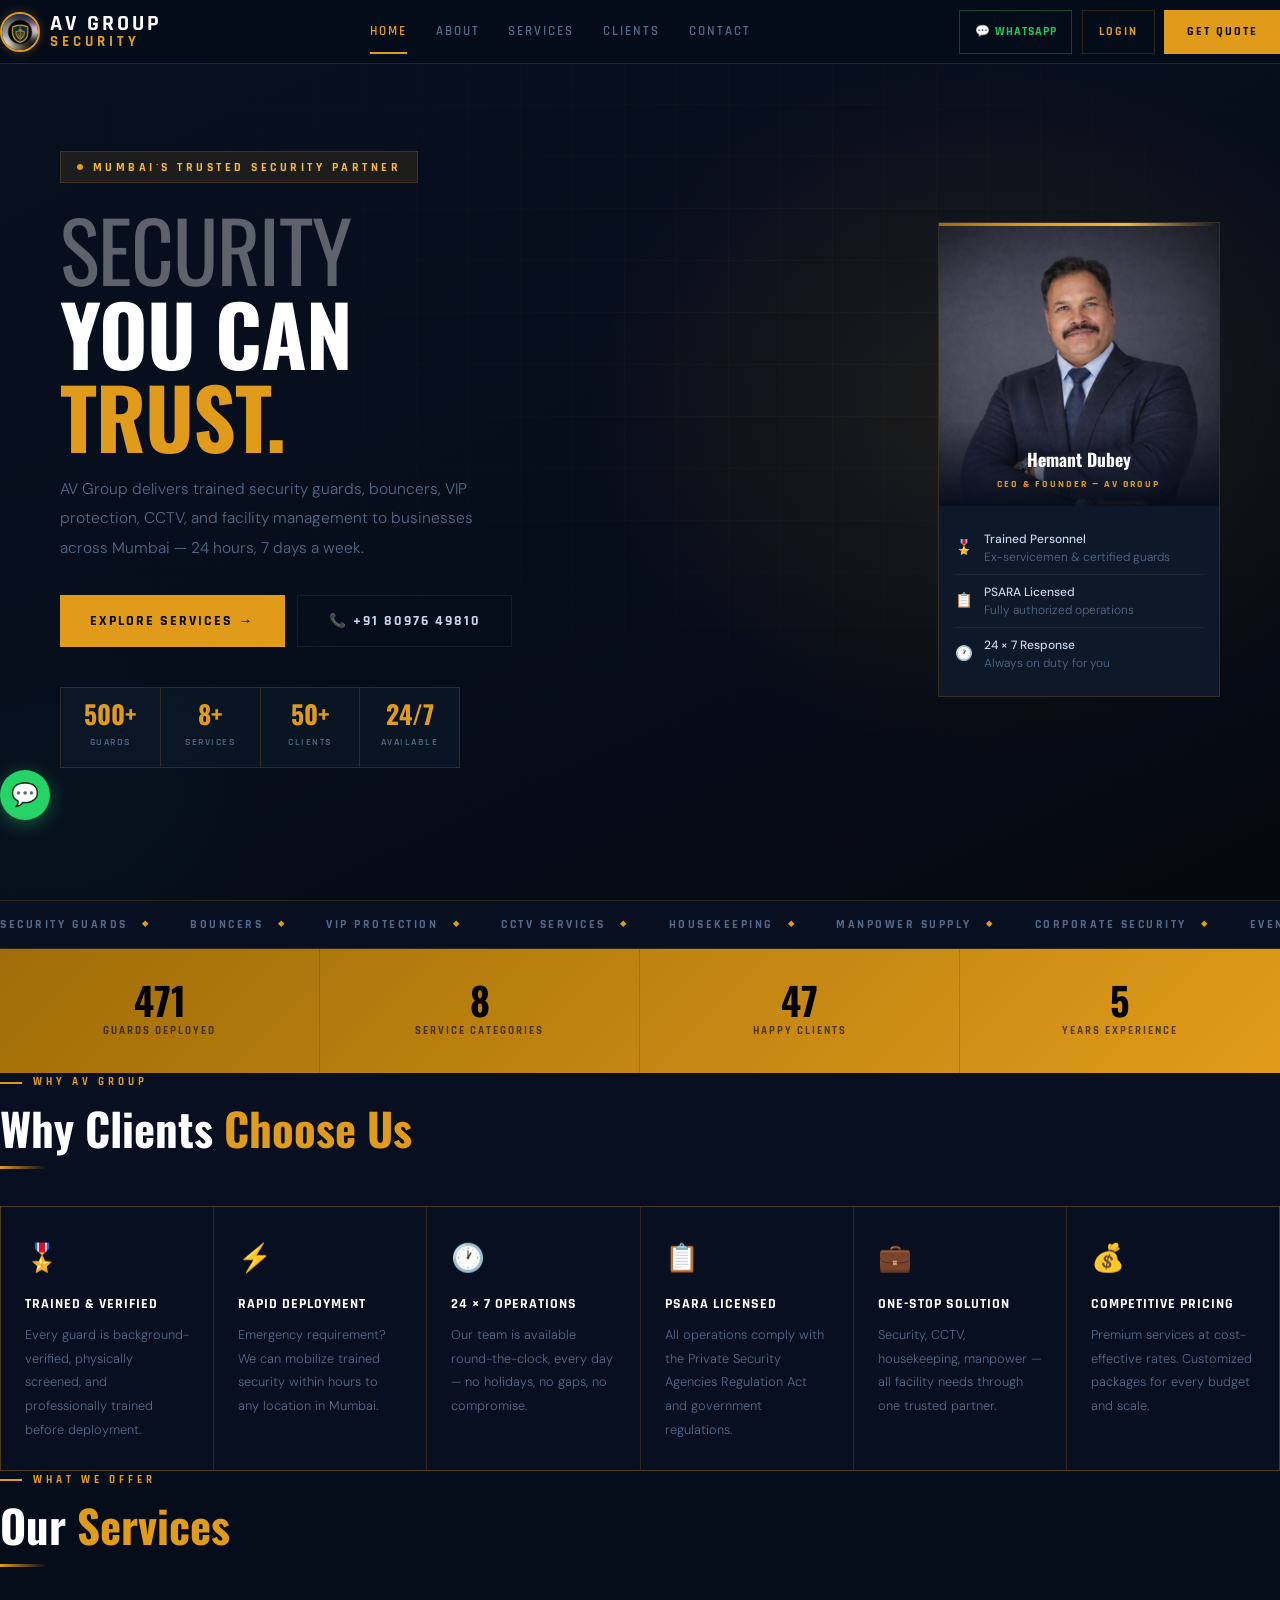
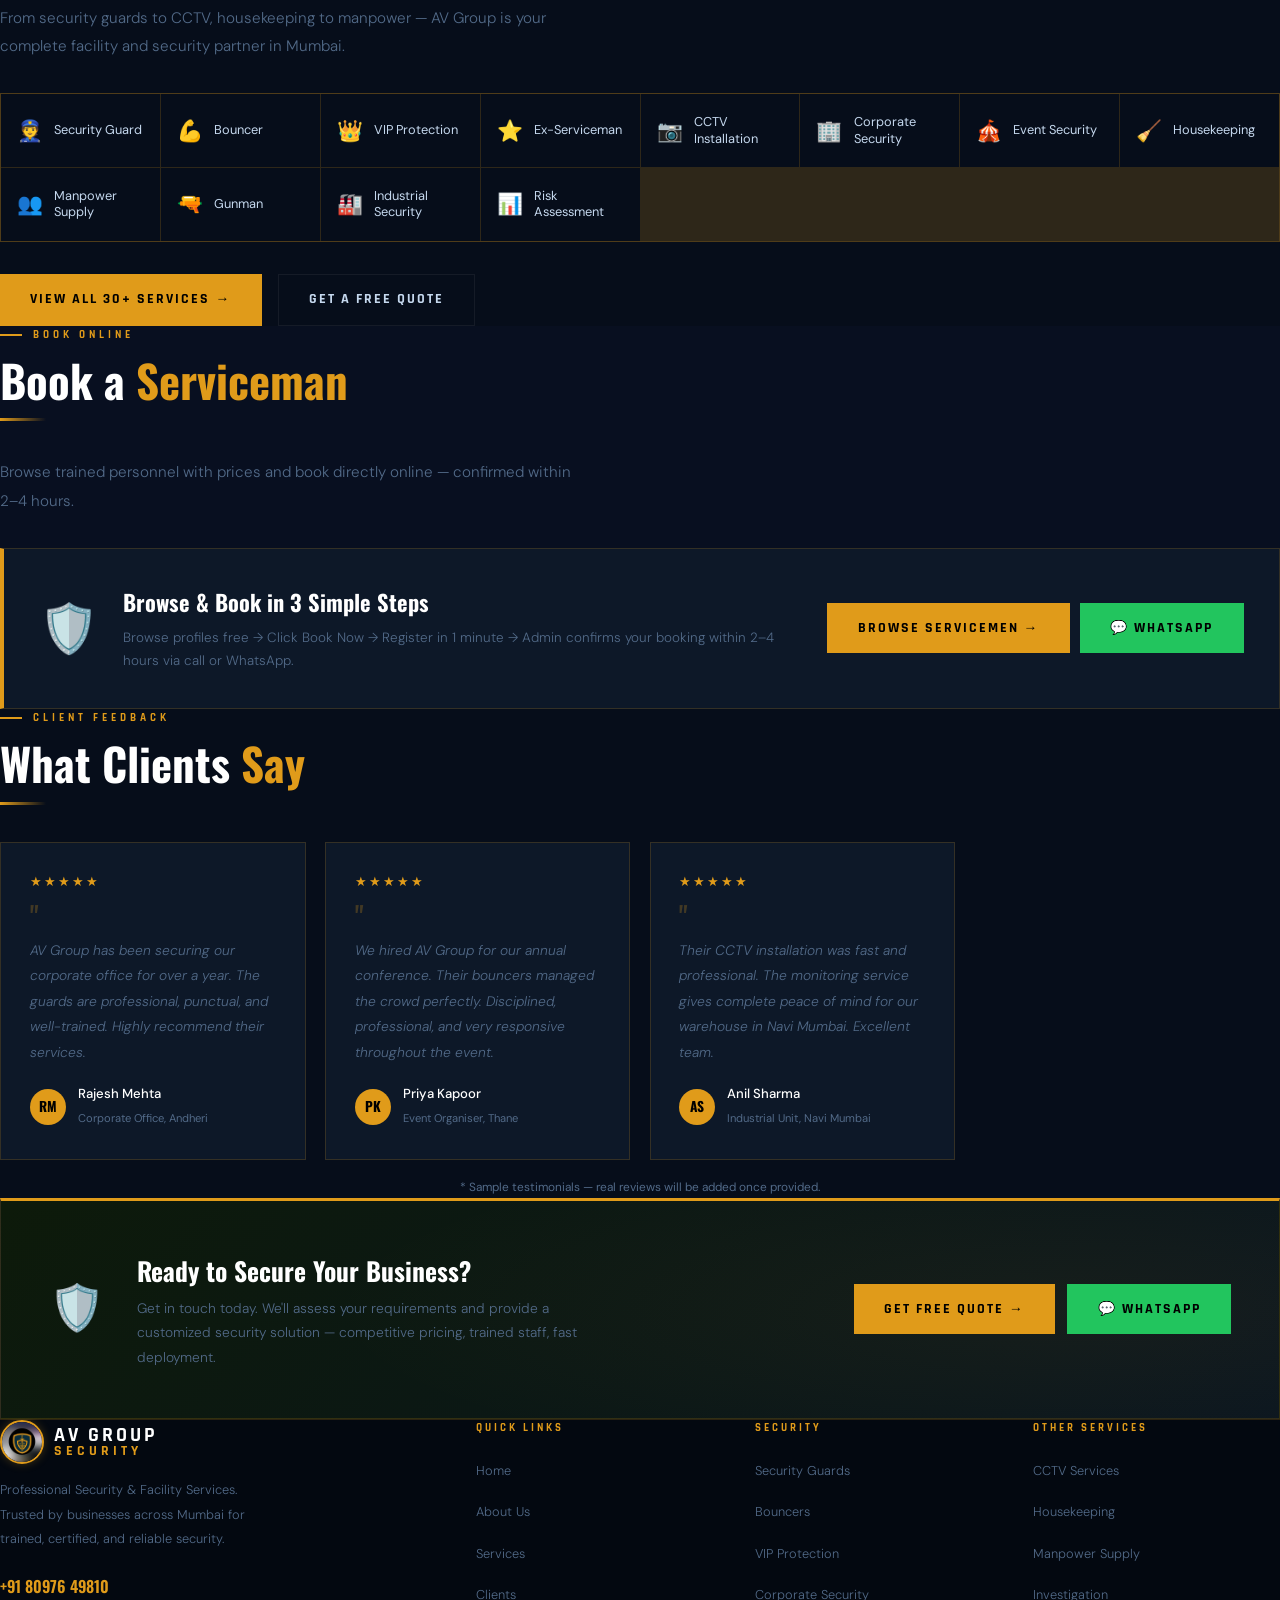
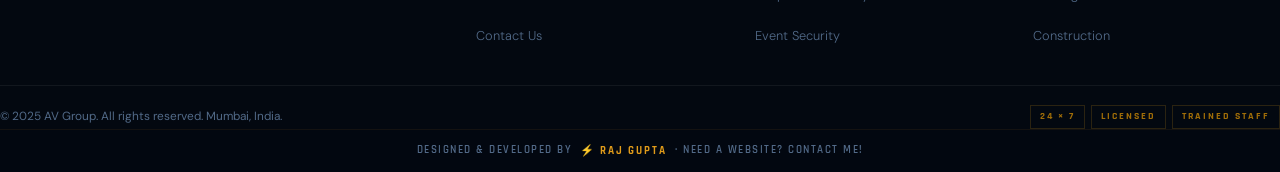
<file: index.html>
<!DOCTYPE html>
<html lang="en">
<head>
<meta charset="UTF-8"/>
<meta name="viewport" content="width=device-width,initial-scale=1.0,viewport-fit=cover,maximum-scale=5.0"/>
<meta name="apple-mobile-web-app-capable" content="yes"/>
<meta name="apple-mobile-web-app-status-bar-style" content="black-translucent"/>
<meta name="mobile-web-app-capable" content="yes"/>
<meta name="theme-color" content="#060d1a"/>
<meta name="format-detection" content="telephone=no,email=no,address=no"/>
<title>AV Group – Professional Security & Facility Services | Mumbai</title>
<meta name="description" content="AV Group – Mumbai's trusted security company. Security guards, bouncers, VIP protection, CCTV, housekeeping & manpower. 24/7. Call: +91 80976 49810"/>
<link rel="preconnect" href="https://fonts.googleapis.com"/>
<link rel="preconnect" href="https://fonts.gstatic.com" crossorigin/>
<link href="https://fonts.googleapis.com/css2?family=Rajdhani:wght@500;600;700&family=DM+Sans:ital,wght@0,300;0,400;0,500;1,300&family=Oswald:wght@400;500;600;700&display=swap" rel="stylesheet"/>
<link rel="stylesheet" href="style.css"/>
<style>

/* ── HERO ── */
#hero {
  min-height: 100svh;
  display: flex; align-items: center;
  padding-top: calc(var(--nav-h) + var(--sat) + 2rem);
  padding-bottom: clamp(3rem,6vw,5rem);
  padding-left: max(5vw,calc(var(--sal)+16px));
  padding-right: max(5vw,calc(var(--sar)+16px));
  position: relative; overflow: hidden;
  background: linear-gradient(155deg,#080f20 0%,#060d1a 60%,#04090f 100%);
}
/* On small mobile, reduce top padding so both elements fit */
@media(max-width:480px){
  #hero { padding-top: calc(var(--nav-h) + var(--sat) + 1rem); min-height:auto; padding-bottom:2.5rem; }
}
.hero-radial {
  position:absolute;inset:0;
  background:
    radial-gradient(ellipse 55% 65% at 78% 45%, rgba(224,155,26,.11) 0%, transparent 60%),
    radial-gradient(ellipse 35% 40% at 5% 90%, rgba(26,117,133,.05) 0%, transparent 50%);
}
.hero-grid {
  position:absolute;inset:0;
  background-image:
    linear-gradient(rgba(224,155,26,.035) 1px, transparent 1px),
    linear-gradient(90deg, rgba(224,155,26,.035) 1px, transparent 1px);
  background-size: 52px 52px;
  -webkit-mask-image: radial-gradient(ellipse 85% 90% at 60% 35%, black 10%, transparent 70%);
  mask-image: radial-gradient(ellipse 85% 90% at 60% 35%, black 10%, transparent 70%);
}

.hero-inner {
  position: relative; z-index: 2;
  width: 100%; max-width: 1160px; margin: 0 auto;
  display: grid;
  grid-template-columns: 1fr auto;
  gap: clamp(2rem,5vw,5rem);
  align-items: center;
}
/* Ensure hero fits all screens */
.hero-text-col { min-width: 0; }
/* Mobile layout — stack text on top, CEO card below */
@media(max-width:820px) {
  .hero-inner {
    grid-template-columns: 1fr;
    gap: 2rem;
  }
  .hero-ceo-col {
    display: flex !important;
    justify-content: center;
  }
  .ceo-card {
    width: 100%;
    max-width: 360px;
    animation: none !important;
  }
  .ceo-photo-wrap { padding-top: 90%; }
}
@media(max-width:480px) {
  .ceo-photo-wrap { padding-top: 85%; }
}

/* Left text */
.hero-eyebrow {
  display: inline-flex; align-items: center; gap: .6rem;
  font-family: 'Rajdhani', sans-serif;
  font-size: .72rem; font-weight: 700;
  letter-spacing: 3.5px; text-transform: uppercase;
  color: var(--gold-lt);
  background: var(--gold-dim); border: 1px solid var(--border);
  padding: .35rem 1rem; margin-bottom: 1.5rem;
}
.hero-eyebrow .live-dot {
  width: 6px; height: 6px; border-radius: 50%;
  background: var(--gold);
  animation: ldot-pulse 2s ease-in-out infinite;
}
@keyframes ldot-pulse{0%,100%{box-shadow:0 0 0 0 var(--gold-glow)}50%{box-shadow:0 0 0 6px transparent}}

.hero-h1 {
  font-family: 'Oswald', sans-serif;
  font-size: clamp(2.8rem,6.5vw,5.5rem);
  font-weight: 700; line-height: 1.0;
  letter-spacing: -1px; color: var(--white);
  margin-bottom: 1.1rem;
}
.hero-h1 .line-dim  { color: rgba(255,255,255,.35); font-weight: 400; display: block; }
.hero-h1 .line-main { color: var(--white); display: block; }
.hero-h1 .line-gold { color: var(--gold); display: block; }

.hero-desc {
  font-size: clamp(.88rem,1.8vw,.97rem);
  font-weight: 300; line-height: 1.9;
  color: var(--muted); max-width: 460px;
  margin-bottom: 2rem;
}

.hero-btns { display: flex; gap: .8rem; flex-wrap: wrap; margin-bottom: 2.5rem; }

/* Mini stats inside hero */
.hero-stats {
  display: flex; gap: 0;
  border: 1px solid var(--border);
  background: rgba(13,24,40,.75);
  -webkit-backdrop-filter: blur(12px);
  backdrop-filter: blur(12px);
  max-width: 400px;
}
.hs { flex: 1; padding: .85rem .9rem; border-right: 1px solid var(--border); text-align: center; }
.hs:last-child { border-right: none; }
.hs-n { font-family: 'Oswald', sans-serif; font-size: clamp(1.2rem,2.5vw,1.6rem); font-weight: 700; color: var(--gold); display: block; line-height: 1; }
.hs-l { font-family: 'Rajdhani', sans-serif; font-size: .6rem; font-weight: 600; letter-spacing: 1.5px; text-transform: uppercase; color: var(--muted); }

/* Right — CEO Card */
.hero-ceo-col { flex-shrink: 0; }
.ceo-card {
  width: clamp(240px,22vw,300px);
  background: var(--card);
  border: 1px solid var(--border);
  position: relative; overflow: hidden;
  animation: float 7s ease-in-out infinite;
  will-change: transform;
}
@keyframes float{0%,100%{transform:translateY(0)}50%{transform:translateY(-10px)}}
@media(prefers-reduced-motion:reduce){.ceo-card{animation:none}}
.ceo-card-bar {
  height: 3px;
  background: linear-gradient(90deg,var(--gold-dark),var(--gold),var(--gold-lt),transparent);
}
/* Big photo */
.ceo-photo-wrap {
  position: relative;
  width: 100%; padding-top: 100%; /* square */
  background: linear-gradient(135deg,var(--navy3),#0a1624);
  overflow: hidden;
}
.ceo-photo-wrap img {
  position: absolute; inset: 0;
  width: 100%; height: 100%;
  object-fit: cover; object-position: top center;
  display: block;
}
.ceo-photo-placeholder {
  position: absolute; inset: 0;
  display: flex; flex-direction: column;
  align-items: center; justify-content: center; gap: .5rem;
}
.ceo-initials {
  font-family: 'Oswald', sans-serif;
  font-size: 4rem; font-weight: 700;
  color: var(--gold); line-height: 1;
  text-shadow: 0 0 40px var(--gold-glow);
}
/* Gold badge overlay at bottom of photo */
.ceo-photo-badge {
  position: absolute; bottom: 0; left: 0; right: 0;
  background: linear-gradient(to top, rgba(6,13,26,.95) 0%, transparent 100%);
  padding: 1.5rem 1rem .8rem;
  text-align: center;
}
.ceo-name { font-family: 'Oswald', sans-serif; font-size: 1.1rem; font-weight: 700; color: var(--white); display: block; }
.ceo-role { font-family: 'Rajdhani', sans-serif; font-size: .65rem; font-weight: 700; letter-spacing: 2px; text-transform: uppercase; color: var(--gold); display: block; margin-top: .1rem; }

/* Card bottom rows */
.ceo-card-body { padding: 1rem; }
.ceo-row { display: flex; align-items: center; gap: .7rem; padding: .5rem 0; border-bottom: 1px solid var(--border2); }
.ceo-row:last-child { border-bottom: none; }
.ceo-row-icon { font-size: .9rem; flex-shrink: 0; }
.ceo-row-txt { font-size: .75rem; color: var(--muted); line-height: 1.5; font-weight: 300; }
.ceo-row-txt strong { color: var(--steel); font-weight: 500; display: block; }

/* ── GOLD STATS STRIP ── */
.stats-strip {
  background: linear-gradient(135deg,var(--gold-dark),var(--gold));
  display: grid; grid-template-columns: repeat(4,1fr);
}
@media(max-width:580px){.stats-strip{grid-template-columns:repeat(2,1fr)}}
.ss { padding: clamp(1.4rem,3vw,2rem) 1.4rem; text-align: center; border-right: 1px solid rgba(0,0,0,.15); }
.ss:last-child { border-right: none; }
@media(max-width:580px){ .ss:nth-child(2){border-right:none} .ss:nth-child(3){border-top:1px solid rgba(0,0,0,.15)} }
.ss-n { font-family: 'Oswald', sans-serif; font-size: clamp(1.8rem,4vw,2.4rem); font-weight: 700; color: #000; display: block; line-height: 1; }
.ss-l { font-family: 'Rajdhani', sans-serif; font-size: .68rem; font-weight: 700; letter-spacing: 2px; text-transform: uppercase; color: rgba(0,0,0,.6); margin-top: .25rem; display: block; }

/* ── TICKER ── */
.ticker-wrap { overflow: hidden; border-top: 1px solid var(--border); border-bottom: 1px solid var(--border); padding: .85rem 0; background: var(--navy2); }
.ticker-track { display: flex; gap: 2.5rem; animation: ticker 28s linear infinite; width: max-content; }
@keyframes ticker{from{transform:translateX(0)}to{transform:translateX(-50%)}}
@media(prefers-reduced-motion:reduce){.ticker-track{animation:none}}
.tick { font-family: 'Rajdhani', sans-serif; font-size: .75rem; font-weight: 700; letter-spacing: 2.5px; text-transform: uppercase; color: var(--muted); white-space: nowrap; display: flex; align-items: center; gap: .9rem; }
.tick-sep { color: var(--gold); font-size: .5rem; }

/* ── WHY US ── */
.why-grid { display: grid; grid-template-columns: repeat(auto-fill,minmax(min(190px,100%),1fr)); gap: 1px; background: var(--border); border: 1px solid var(--border); }
.why-card { background: var(--navy2); padding: 1.8rem 1.5rem; position: relative; overflow: hidden; transition: background .3s; }
.why-card::after { content: ''; position: absolute; bottom: 0; left: 0; right: 0; height: 2px; background: var(--gold); transform: scaleX(0); transform-origin: left; transition: transform .4s; }
@media(hover:hover){ .why-card:hover{background:var(--card)} .why-card:hover::after{transform:scaleX(1)} }
.why-icon { font-size: 1.7rem; margin-bottom: .8rem; display: block; }
.why-card h4 { font-family: 'Rajdhani', sans-serif; font-size: .88rem; font-weight: 700; letter-spacing: 1px; text-transform: uppercase; color: var(--white); margin-bottom: .4rem; }
.why-card p { font-size: .8rem; font-weight: 300; color: var(--muted); line-height: 1.85; }

/* ── SERVICES PREVIEW ── */
.srv-grid { display: grid; grid-template-columns: repeat(auto-fill,minmax(min(155px,100%),1fr)); gap: 1px; background: var(--border); border: 1px solid var(--border); }
.srv-tile { background: var(--navy); padding: 1.2rem 1rem; display: flex; align-items: center; gap: .7rem; position: relative; transition: background .25s; }
.srv-tile::after { content: ''; position: absolute; bottom: 0; left: 0; width: 0; height: 2px; background: var(--gold); transition: width .3s; }
@media(hover:hover){ .srv-tile:hover{background:var(--card)} .srv-tile:hover::after{width:100%} }
.srv-tile .si { font-size: 1.3rem; flex-shrink: 0; }
.srv-tile .sn { font-size: .8rem; font-weight: 400; color: var(--steel); line-height: 1.3; }

/* ── TESTIMONIALS ── */
.test-grid { display: grid; grid-template-columns: repeat(auto-fill,minmax(min(280px,100%),1fr)); gap: 1.2rem; }
.test-card { background: var(--card); border: 1px solid var(--border); padding: clamp(1.3rem,3vw,1.8rem); transition: border-color .3s, transform .3s; }
@media(hover:hover){ .test-card:hover{border-color:var(--gold);transform:translateY(-4px)} }
.test-stars { color: var(--gold); font-size: .82rem; letter-spacing: 2px; margin-bottom: .5rem; }
.test-q { font-size: 2rem; line-height: 1; color: var(--gold); font-family: 'Oswald', sans-serif; opacity: .25; margin-bottom: .3rem; }
.test-text { font-size: clamp(.8rem,2vw,.86rem); font-weight: 300; color: var(--muted); line-height: 1.85; margin-bottom: 1.1rem; font-style: italic; }
.test-author { display: flex; align-items: center; gap: .75rem; }
.test-av { width: 36px; height: 36px; border-radius: 50%; background: var(--gold); display: flex; align-items: center; justify-content: center; font-family: 'Oswald', sans-serif; font-size: .85rem; font-weight: 700; color: #000; flex-shrink: 0; }
.test-nm strong { display: block; font-size: .82rem; font-weight: 500; color: var(--white); }
.test-nm span   { font-size: .7rem; color: var(--muted); }

/* ── BOOK STRIP ── */
.book-strip {
  background: var(--card);
  border: 1px solid var(--border); border-left: 4px solid var(--gold);
  padding: clamp(1.5rem,3.5vw,2.2rem);
  display: flex; align-items: center; gap: 1.5rem; flex-wrap: wrap;
}
.book-strip-icon { font-size: clamp(2rem,4vw,3rem); flex-shrink: 0; }
.book-strip-body { flex: 1; min-width: 200px; }
.book-strip-body h3 { font-family: 'Oswald', sans-serif; font-size: clamp(1.1rem,2.5vw,1.4rem); font-weight: 700; color: var(--white); margin-bottom: .3rem; }
.book-strip-body p  { font-size: .84rem; font-weight: 300; color: var(--muted); line-height: 1.75; }
.book-strip-btns { display: flex; gap: .65rem; flex-wrap: wrap; flex-shrink: 0; }

/* ── CTA BANNER ── */
.cta-banner {
  background: linear-gradient(135deg,#0d1a0a,#091520);
  border: 1px solid var(--border); border-top: 3px solid var(--gold);
  padding: clamp(1.8rem,4vw,3rem);
  display: flex; align-items: center; gap: 2rem; flex-wrap: wrap;
  position: relative; overflow: hidden;
}
.cta-banner::before { content:''; position:absolute; inset:0; background:radial-gradient(ellipse 60% 80% at 85% 50%,rgba(224,155,26,.06),transparent); }
.cta-icon { font-size: clamp(2rem,4vw,2.8rem); flex-shrink: 0; position: relative; }
.cta-body { flex: 1; min-width: 200px; position: relative; }
.cta-body h3 { font-family: 'Oswald', sans-serif; font-size: clamp(1.2rem,3vw,1.6rem); font-weight: 700; color: var(--white); margin-bottom: .3rem; }
.cta-body p  { font-size: .86rem; font-weight: 300; color: var(--muted); line-height: 1.8; max-width: 480px; }
.cta-btns { display: flex; gap: .75rem; flex-wrap: wrap; flex-shrink: 0; position: relative; }

/* Section wrapper */
.home-sec { padding: clamp(60px,9vw,100px) max(5vw,calc(var(--sal)+16px)); padding-right: max(5vw,calc(var(--sar)+16px)); }
.home-sec-alt { background: var(--navy2); }
.sec-lbl { font-family: 'Rajdhani', sans-serif; font-size: .7rem; font-weight: 700; letter-spacing: 4px; text-transform: uppercase; color: var(--gold); display: flex; align-items: center; gap: .7rem; margin-bottom: .8rem; }
.sec-lbl::before { content:''; display:block; width:22px; height:2px; background:var(--gold); }
.sec-h2 { font-family: 'Oswald', sans-serif; font-size: clamp(1.7rem,4.5vw,2.8rem); font-weight: 700; color: var(--white); line-height: 1.05; margin-bottom: .9rem; }
.sec-h2 .acc { color: var(--gold); }
.sec-p { font-size: clamp(.86rem,2vw,.95rem); font-weight: 300; color: var(--muted); max-width: 580px; line-height: 1.9; }
.ubar { width: 46px; height: 3px; margin: .9rem 0 2.3rem; background: linear-gradient(90deg,var(--gold),transparent); }
</style>
</head>
<body>

<!-- NAV -->
<nav id="navbar">
  <a href="index.html" class="nav-logo" aria-label="AV Group Home">
    <img src="Logo.jpeg" class="nav-logo-img" alt="AV Group"/>
    <span class="nav-logo-text"><span class="logo-av">AV GROUP</span><span class="logo-grp">SECURITY</span></span>
  </a>
  <ul class="nav-links">
    <li><a href="index.html" class="active">Home</a></li>
    <li><a href="about.html">About</a></li>
    <li><a href="services.html">Services</a></li>
    <li><a href="clients.html">Clients</a></li>
    <li><a href="contact.html">Contact</a></li>
  </ul>
  <div class="nav-right">
    <a href="https://wa.me/918097649810" target="_blank" rel="noopener" class="nav-wa">💬 WhatsApp</a>
    <a href="login.html" style="font-family:Rajdhani,sans-serif;font-size:.78rem;font-weight:700;letter-spacing:2px;text-transform:uppercase;color:var(--gold);text-decoration:none;border:1px solid var(--border);padding:.45rem 1rem;min-height:44px;display:flex;align-items:center">Login</a>
    <a href="contact.html" class="nav-cta">Get Quote</a>
    <button class="hamburger" id="ham" aria-label="Open menu" aria-expanded="false"><span></span><span></span><span></span></button>
  </div>
</nav>
<div class="mob-menu" id="mobMenu">
  <a href="index.html" class="mob-active" onclick="closeMob()">Home</a>
  <a href="about.html" onclick="closeMob()">About</a>
  <a href="services.html" onclick="closeMob()">Services</a>
  <a href="clients.html" onclick="closeMob()">Clients</a>
  <a href="contact.html" onclick="closeMob()">Contact</a>
  <a href="https://wa.me/918097649810" target="_blank" rel="noopener" class="mob-wa" onclick="closeMob()">💬 WhatsApp Us</a>
  <a href="contact.html" class="mob-cta" onclick="closeMob()">Get a Free Quote →</a>
</div>

<!-- ══════════════════════════════
     HERO
══════════════════════════════ -->
<section id="hero" aria-label="Hero">
  <div class="hero-radial" aria-hidden="true"></div>
  <div class="hero-grid"   aria-hidden="true"></div>

  <div class="hero-inner">

    <!-- Left Text -->
    <div class="hero-text-col">
      <div class="hero-eyebrow fi"><span class="live-dot" aria-hidden="true"></span>Mumbai's Trusted Security Partner</div>

      <h1 class="hero-h1 fi fi-d1">
        <span class="line-dim">SECURITY</span>
        <span class="line-main">YOU CAN</span>
        <span class="line-gold">TRUST.</span>
      </h1>

      <p class="hero-desc fi fi-d2">
        AV Group delivers trained security guards, bouncers, VIP protection, CCTV, and facility management to businesses across Mumbai — 24 hours, 7 days a week.
      </p>

      <div class="hero-btns fi fi-d3">
        <a href="services.html" class="btn-blue">Explore Services →</a>
        <a href="tel:+918097649810" class="btn-ghost">📞 +91 80976 49810</a>
      </div>

      <div class="hero-stats fi fi-d3">
        <div class="hs"><span class="hs-n" data-target="500">0</span><span class="hs-l">Guards</span></div>
        <div class="hs"><span class="hs-n" data-target="8">0</span><span class="hs-l">Services</span></div>
        <div class="hs"><span class="hs-n" data-target="50">0</span><span class="hs-l">Clients</span></div>
        <div class="hs"><span class="hs-n">24/7</span><span class="hs-l">Available</span></div>
      </div>
    </div>

    <!-- Right — CEO Card with BIG photo -->
    <div class="hero-ceo-col fi fi-d2">
      <div class="ceo-card">
        <div class="ceo-card-bar"></div>

        <!-- LARGE PHOTO AREA -->
        <div class="ceo-photo-wrap">
          <img src="[data-uri]" alt="Hemant Dubey — CEO &amp; Founder, AV Group" style="position:absolute;inset:0;width:100%;height:100%;object-fit:cover;object-position:top center;display:block"/>
          <div class="ceo-photo-badge">
            <span class="ceo-name">Hemant Dubey</span>
            <span class="ceo-role">CEO &amp; Founder — AV Group</span>
          </div>
        </div>

        <!-- Bottom info rows -->
        <div class="ceo-card-body">
          <div class="ceo-row"><span class="ceo-row-icon">🎖️</span><span class="ceo-row-txt"><strong>Trained Personnel</strong>Ex-servicemen &amp; certified guards</span></div>
          <div class="ceo-row"><span class="ceo-row-icon">📋</span><span class="ceo-row-txt"><strong>PSARA Licensed</strong>Fully authorized operations</span></div>
          <div class="ceo-row"><span class="ceo-row-icon">🕐</span><span class="ceo-row-txt"><strong>24 × 7 Response</strong>Always on duty for you</span></div>
        </div>
      </div>
    </div>

  </div>
</section>

<!-- ══ TICKER ══ -->
<div class="ticker-wrap" aria-hidden="true">
  <div class="ticker-track">
    <span class="tick">Security Guards<span class="tick-sep">◆</span></span>
    <span class="tick">Bouncers<span class="tick-sep">◆</span></span>
    <span class="tick">VIP Protection<span class="tick-sep">◆</span></span>
    <span class="tick">CCTV Services<span class="tick-sep">◆</span></span>
    <span class="tick">Housekeeping<span class="tick-sep">◆</span></span>
    <span class="tick">Manpower Supply<span class="tick-sep">◆</span></span>
    <span class="tick">Corporate Security<span class="tick-sep">◆</span></span>
    <span class="tick">Event Security<span class="tick-sep">◆</span></span>
    <span class="tick">Ex-Servicemen<span class="tick-sep">◆</span></span>
    <span class="tick">Risk Assessment<span class="tick-sep">◆</span></span>
    <span class="tick">Security Guards<span class="tick-sep">◆</span></span>
    <span class="tick">Bouncers<span class="tick-sep">◆</span></span>
    <span class="tick">VIP Protection<span class="tick-sep">◆</span></span>
    <span class="tick">CCTV Services<span class="tick-sep">◆</span></span>
    <span class="tick">Housekeeping<span class="tick-sep">◆</span></span>
    <span class="tick">Manpower Supply<span class="tick-sep">◆</span></span>
    <span class="tick">Corporate Security<span class="tick-sep">◆</span></span>
    <span class="tick">Event Security<span class="tick-sep">◆</span></span>
    <span class="tick">Ex-Servicemen<span class="tick-sep">◆</span></span>
    <span class="tick">Risk Assessment<span class="tick-sep">◆</span></span>
  </div>
</div>

<!-- ══ STATS STRIP ══ -->
<div class="stats-strip" role="region" aria-label="Company stats">
  <div class="ss fi"><span class="ss-n" data-target="500">0</span><span class="ss-l">Guards Deployed</span></div>
  <div class="ss fi fi-d1"><span class="ss-n" data-target="8">0</span><span class="ss-l">Service Categories</span></div>
  <div class="ss fi fi-d2"><span class="ss-n" data-target="50">0</span><span class="ss-l">Happy Clients</span></div>
  <div class="ss fi fi-d3"><span class="ss-n" data-target="5">0</span><span class="ss-l">Years Experience</span></div>
</div>

<!-- ══ WHY CHOOSE US ══ -->
<section class="home-sec home-sec-alt" aria-labelledby="why-h">
  <div class="sec-lbl">Why AV Group</div>
  <h2 class="sec-h2" id="why-h">Why Clients <span class="acc">Choose Us</span></h2>
  <div class="ubar"></div>
  <div class="why-grid fi">
    <div class="why-card"><span class="why-icon">🎖️</span><h4>Trained &amp; Verified</h4><p>Every guard is background-verified, physically screened, and professionally trained before deployment.</p></div>
    <div class="why-card"><span class="why-icon">⚡</span><h4>Rapid Deployment</h4><p>Emergency requirement? We can mobilize trained security within hours to any location in Mumbai.</p></div>
    <div class="why-card"><span class="why-icon">🕐</span><h4>24 × 7 Operations</h4><p>Our team is available round-the-clock, every day — no holidays, no gaps, no compromise.</p></div>
    <div class="why-card"><span class="why-icon">📋</span><h4>PSARA Licensed</h4><p>All operations comply with the Private Security Agencies Regulation Act and government regulations.</p></div>
    <div class="why-card"><span class="why-icon">💼</span><h4>One-Stop Solution</h4><p>Security, CCTV, housekeeping, manpower — all facility needs through one trusted partner.</p></div>
    <div class="why-card"><span class="why-icon">💰</span><h4>Competitive Pricing</h4><p>Premium services at cost-effective rates. Customized packages for every budget and scale.</p></div>
  </div>
</section>

<!-- ══ SERVICES PREVIEW ══ -->
<section class="home-sec" aria-labelledby="srv-h">
  <div class="sec-lbl">What We Offer</div>
  <h2 class="sec-h2" id="srv-h">Our <span class="acc">Services</span></h2>
  <div class="ubar"></div>
  <p class="sec-p" style="margin-bottom:2rem">From security guards to CCTV, housekeeping to manpower — AV Group is your complete facility and security partner in Mumbai.</p>
  <div class="srv-grid fi">
    <div class="srv-tile"><span class="si">👮</span><span class="sn">Security Guard</span></div>
    <div class="srv-tile"><span class="si">💪</span><span class="sn">Bouncer</span></div>
    <div class="srv-tile"><span class="si">👑</span><span class="sn">VIP Protection</span></div>
    <div class="srv-tile"><span class="si">⭐</span><span class="sn">Ex-Serviceman</span></div>
    <div class="srv-tile"><span class="si">📷</span><span class="sn">CCTV Installation</span></div>
    <div class="srv-tile"><span class="si">🏢</span><span class="sn">Corporate Security</span></div>
    <div class="srv-tile"><span class="si">🎪</span><span class="sn">Event Security</span></div>
    <div class="srv-tile"><span class="si">🧹</span><span class="sn">Housekeeping</span></div>
    <div class="srv-tile"><span class="si">👥</span><span class="sn">Manpower Supply</span></div>
    <div class="srv-tile"><span class="si">🔫</span><span class="sn">Gunman</span></div>
    <div class="srv-tile"><span class="si">🏭</span><span class="sn">Industrial Security</span></div>
    <div class="srv-tile"><span class="si">📊</span><span class="sn">Risk Assessment</span></div>
  </div>
  <div style="margin-top:2rem;display:flex;gap:1rem;flex-wrap:wrap">
    <a href="services.html" class="btn-blue fi">View All 30+ Services →</a>
    <a href="contact.html" class="btn-ghost fi fi-d1">Get a Free Quote</a>
  </div>
</section>

<!-- ══ BOOK ONLINE ══ -->
<section class="home-sec home-sec-alt" aria-labelledby="book-h">
  <div class="sec-lbl">Book Online</div>
  <h2 class="sec-h2" id="book-h">Book a <span class="acc">Serviceman</span></h2>
  <div class="ubar"></div>
  <p class="sec-p" style="margin-bottom:2rem">Browse trained personnel with prices and book directly online — confirmed within 2–4 hours.</p>
  <div class="book-strip fi">
    <span class="book-strip-icon">🛡️</span>
    <div class="book-strip-body">
      <h3>Browse &amp; Book in 3 Simple Steps</h3>
      <p>Browse profiles free → Click Book Now → Register in 1 minute → Admin confirms your booking within 2–4 hours via call or WhatsApp.</p>
    </div>
    <div class="book-strip-btns">
      <a href="dashboard.html" class="btn-blue">Browse Servicemen →</a>
      <a href="https://wa.me/918097649810" target="_blank" rel="noopener" class="btn-green">💬 WhatsApp</a>
    </div>
  </div>
</section>

<!-- ══ TESTIMONIALS ══ -->
<section class="home-sec" aria-labelledby="test-h">
  <div class="sec-lbl">Client Feedback</div>
  <h2 class="sec-h2" id="test-h">What Clients <span class="acc">Say</span></h2>
  <div class="ubar"></div>
  <div class="test-grid fi">
    <article class="test-card">
      <div class="test-stars">★★★★★</div>
      <div class="test-q">"</div>
      <p class="test-text">AV Group has been securing our corporate office for over a year. The guards are professional, punctual, and well-trained. Highly recommend their services.</p>
      <div class="test-author"><div class="test-av">RM</div><div class="test-nm"><strong>Rajesh Mehta</strong><span>Corporate Office, Andheri</span></div></div>
    </article>
    <article class="test-card">
      <div class="test-stars">★★★★★</div>
      <div class="test-q">"</div>
      <p class="test-text">We hired AV Group for our annual conference. Their bouncers managed the crowd perfectly. Disciplined, professional, and very responsive throughout the event.</p>
      <div class="test-author"><div class="test-av">PK</div><div class="test-nm"><strong>Priya Kapoor</strong><span>Event Organiser, Thane</span></div></div>
    </article>
    <article class="test-card">
      <div class="test-stars">★★★★★</div>
      <div class="test-q">"</div>
      <p class="test-text">Their CCTV installation was fast and professional. The monitoring service gives complete peace of mind for our warehouse in Navi Mumbai. Excellent team.</p>
      <div class="test-author"><div class="test-av">AS</div><div class="test-nm"><strong>Anil Sharma</strong><span>Industrial Unit, Navi Mumbai</span></div></div>
    </article>
  </div>
  <p style="text-align:center;margin-top:1.1rem;font-size:.74rem;color:var(--muted)">* Sample testimonials — real reviews will be added once provided.</p>
</section>

<!-- ══ FINAL CTA ══ -->
<section class="home-sec home-sec-alt">
  <div class="cta-banner fi">
    <span class="cta-icon">🛡️</span>
    <div class="cta-body">
      <h3>Ready to Secure Your Business?</h3>
      <p>Get in touch today. We'll assess your requirements and provide a customized security solution — competitive pricing, trained staff, fast deployment.</p>
    </div>
    <div class="cta-btns">
      <a href="contact.html" class="btn-blue">Get Free Quote →</a>
      <a href="https://wa.me/918097649810" target="_blank" rel="noopener" class="btn-green">💬 WhatsApp</a>
    </div>
  </div>
</section>

<!-- FOOTER -->
<footer>
  <div class="footer-grid">
    <div class="f-brand">
      <div class="f-logo-wrap"><img src="Logo.jpeg" class="f-logo-img" alt="AV Group"/><div class="f-logo-text">AV GROUP<span>SECURITY</span></div></div>
      <p>Professional Security &amp; Facility Services. Trusted by businesses across Mumbai for trained, certified, and reliable security.</p>
      <a href="tel:+918097649810" class="f-phone">+91 80976 49810</a>
    </div>
    <div class="f-col"><h5>Quick Links</h5><ul>
      <li><a href="index.html">Home</a></li>
      <li><a href="about.html">About Us</a></li>
      <li><a href="services.html">Services</a></li>
      <li><a href="clients.html">Clients</a></li>
      <li><a href="contact.html">Contact Us</a></li>
    </ul></div>
    <div class="f-col"><h5>Security</h5><ul>
      <li><a href="services.html">Security Guards</a></li>
      <li><a href="services.html">Bouncers</a></li>
      <li><a href="services.html">VIP Protection</a></li>
      <li><a href="services.html">Corporate Security</a></li>
      <li><a href="services.html">Event Security</a></li>
    </ul></div>
    <div class="f-col"><h5>Other Services</h5><ul>
      <li><a href="services.html">CCTV Services</a></li>
      <li><a href="services.html">Housekeeping</a></li>
      <li><a href="services.html">Manpower Supply</a></li>
      <li><a href="services.html">Investigation</a></li>
      <li><a href="services.html">Construction</a></li>
    </ul></div>
  </div>
  <div class="footer-bottom">
    <p>© 2025 AV Group. All rights reserved. Mumbai, India.</p>
    <div class="f-badges"><span class="f-badge">24 × 7</span><span class="f-badge">Licensed</span><span class="f-badge">Trained Staff</span></div>
  </div>
</footer>

<div class="credit-bar">
  <span>Designed &amp; Developed by</span>
  <a href="https://github.com/rajg39389-source" target="_blank" rel="noopener">⚡ Raj Gupta</a>
  <span>· Need a website? Contact me!</span>
</div>

<a href="https://wa.me/918097649810" target="_blank" rel="noopener" id="wa-float" aria-label="Chat on WhatsApp">💬</a>
<button id="btt" onclick="window.scrollTo({top:0,behavior:'smooth'})" aria-label="Back to top">↑</button>
<script src="main.js"></script>
</body>
</html>
</file>
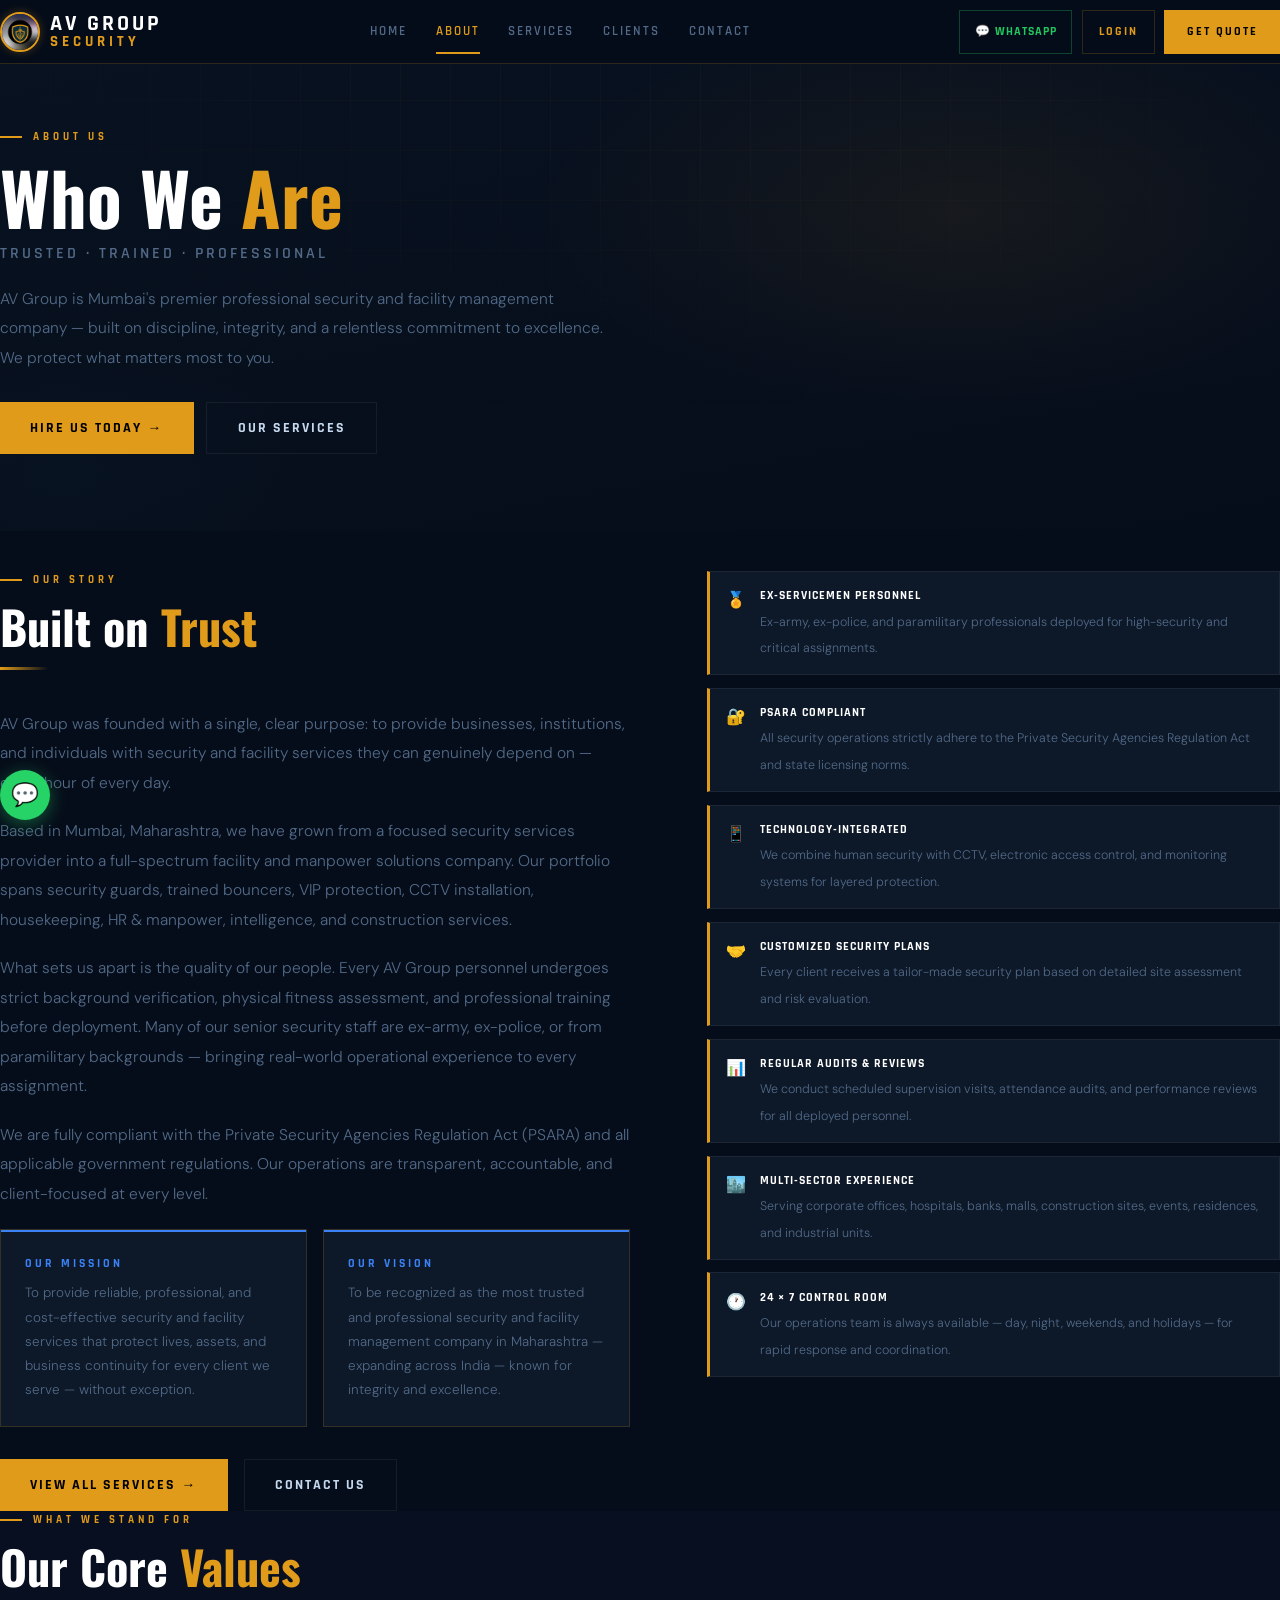
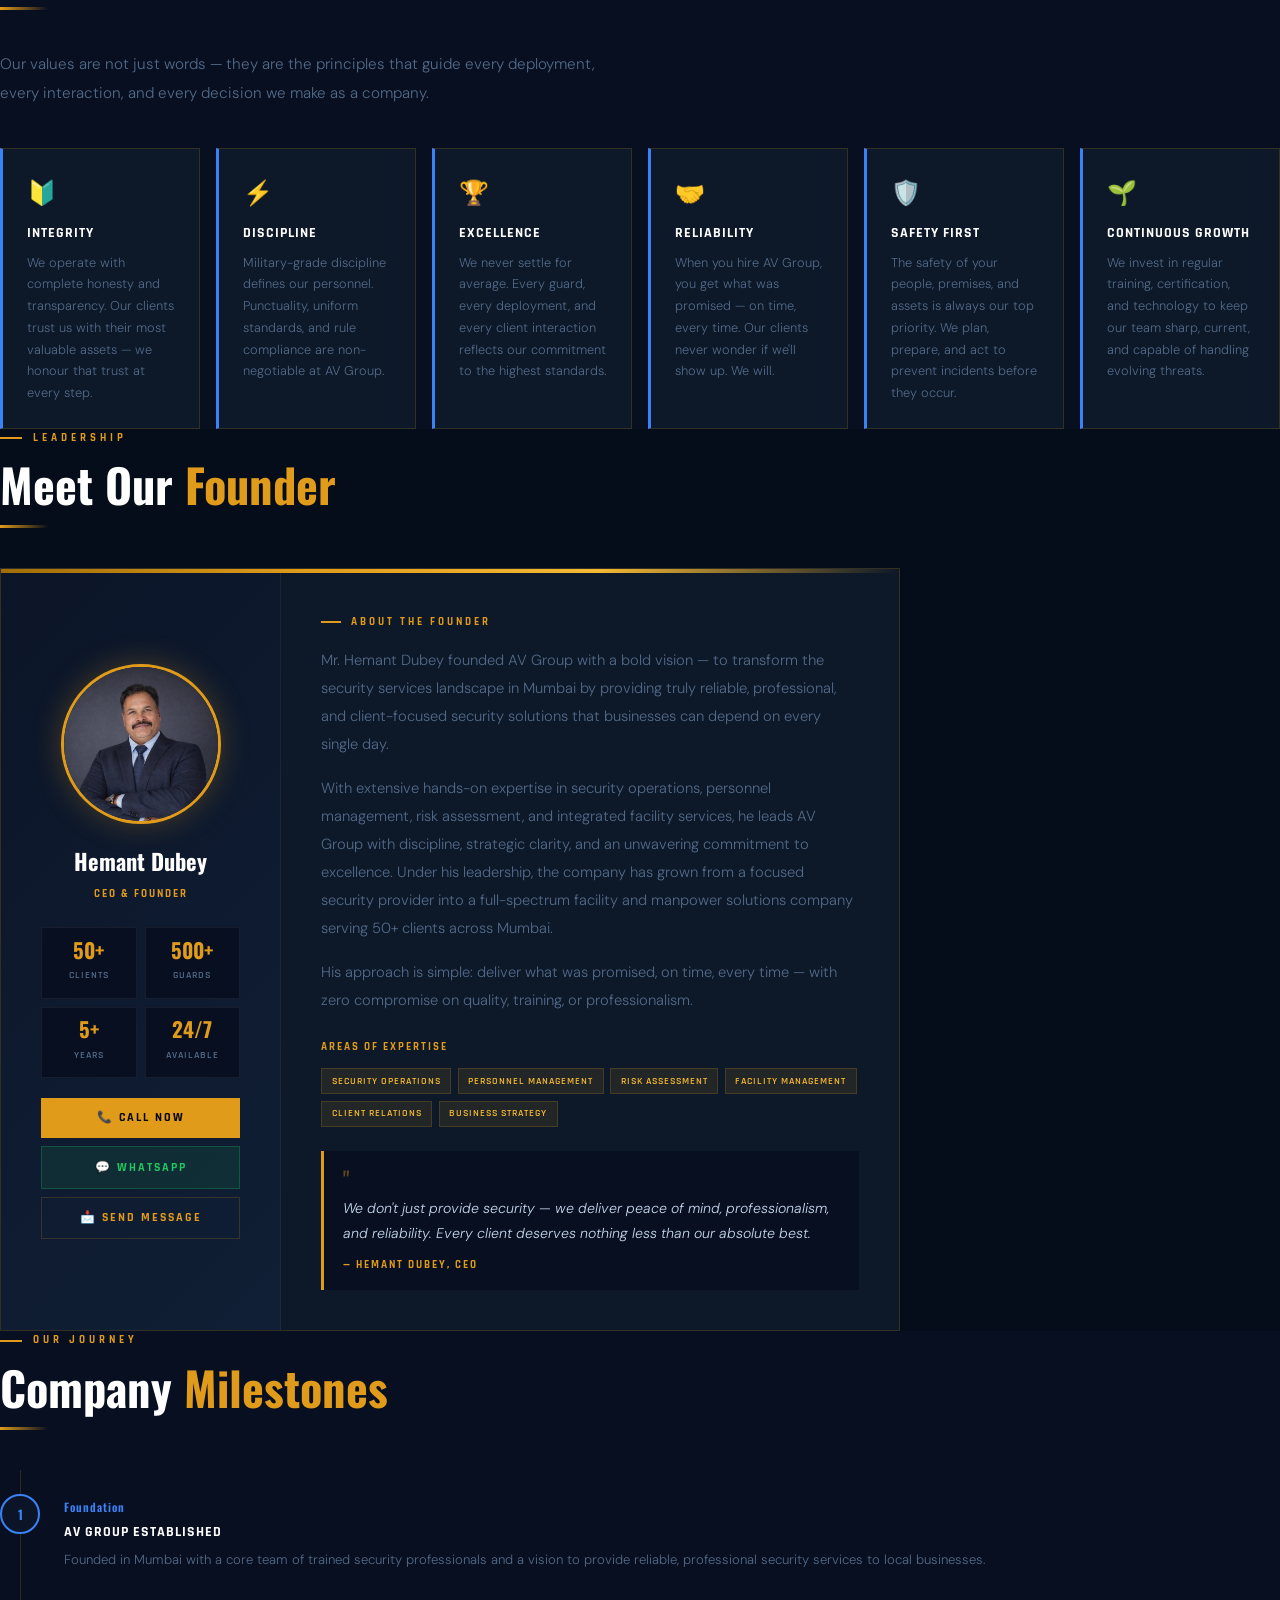
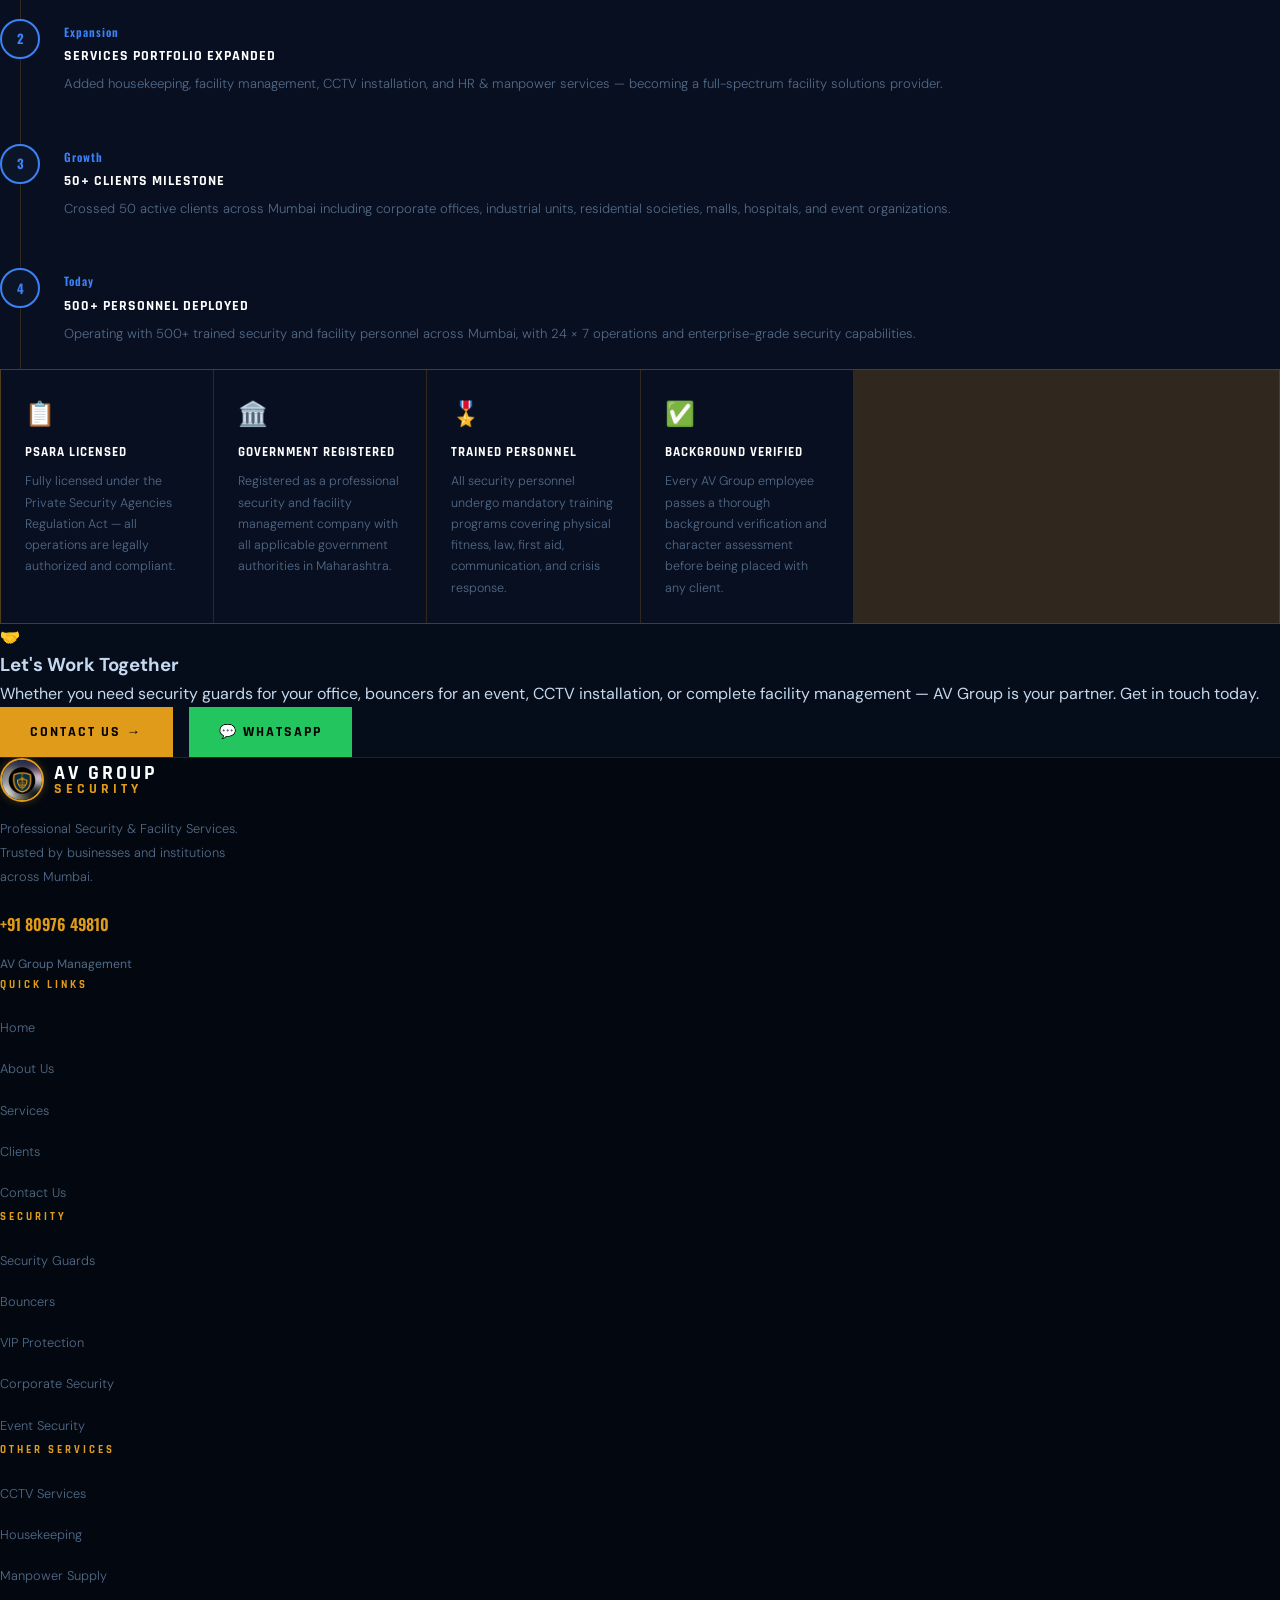
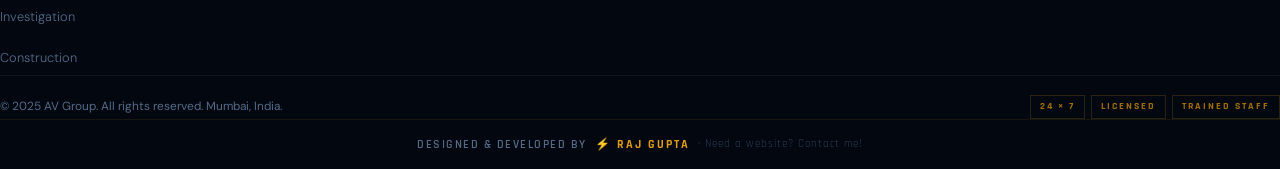
<file: about.html>
<!DOCTYPE html>
<html lang="en">
<head>
<meta charset="UTF-8"/>
<meta name="viewport" content="width=device-width,initial-scale=1.0,viewport-fit=cover,maximum-scale=5.0"/>
<meta name="apple-mobile-web-app-capable" content="yes"/>
<meta name="apple-mobile-web-app-status-bar-style" content="black-translucent"/>
<meta name="mobile-web-app-capable" content="yes"/>
<meta name="theme-color" content="#060d1f"/>
<meta name="format-detection" content="telephone=no,email=no,address=no"/>
<title>About Us – AV Group | Security Company Mumbai</title>
<meta name="description" content="Learn about AV Group — Mumbai's professional security and facility management company. Meet CEO Hemant Dubey, our mission, vision, values, and management team."/>
<link rel="preconnect" href="https://fonts.googleapis.com"/>
<link rel="preconnect" href="https://fonts.gstatic.com" crossorigin/>
<link href="https://fonts.googleapis.com/css2?family=Rajdhani:wght@500;600;700&family=DM+Sans:ital,wght@0,300;0,400;0,500;1,300&family=Oswald:wght@400;500;600;700&display=swap" rel="stylesheet"/>
<link rel="stylesheet" href="style.css"/>
<style>
/* ── ABOUT-SPECIFIC ── */
.about-grid{display:grid;grid-template-columns:1.1fr 1fr;gap:clamp(2rem,6vw,5rem);align-items:start;margin-top:2.5rem}
@media(max-width:900px){.about-grid{grid-template-columns:1fr}}
.about-copy p{font-size:clamp(.88rem,2vw,.97rem);font-weight:300;color:var(--muted);line-height:1.9;margin-bottom:1.2rem}

.mv-split{display:grid;grid-template-columns:1fr 1fr;gap:1rem;margin-bottom:2rem}
@media(max-width:480px){.mv-split{grid-template-columns:1fr}}
.mv-box{background:var(--card);border:1px solid var(--border);padding:1.5rem;position:relative;overflow:hidden}
.mv-box::before{content:'';position:absolute;top:0;left:0;width:100%;height:2px;background:var(--blue)}
.mv-box h4{font-family:'Rajdhani',sans-serif;font-size:.75rem;font-weight:700;letter-spacing:3px;text-transform:uppercase;color:var(--blue);margin-bottom:.5rem}
.mv-box p{font-size:.84rem;font-weight:300;color:var(--muted);line-height:1.8}

.values-grid{display:grid;grid-template-columns:repeat(auto-fill,minmax(min(200px,100%),1fr));gap:1rem;margin-top:2.5rem}
.val-card{background:var(--card);border:1px solid var(--border);padding:1.5rem;border-left:3px solid var(--blue);transition:border-color .3s,transform .3s}
@media(hover:hover){.val-card:hover{border-color:var(--blue);border-left-color:var(--blue-lt);transform:translateY(-3px)}}
.val-icon{font-size:1.5rem;margin-bottom:.6rem;display:block}
.val-card h4{font-family:'Rajdhani',sans-serif;font-size:.88rem;font-weight:700;letter-spacing:1px;text-transform:uppercase;color:var(--white);margin-bottom:.4rem}
.val-card p{font-size:.8rem;font-weight:300;color:var(--muted);line-height:1.7}

.timeline{display:flex;flex-direction:column;gap:0;position:relative}
.timeline::before{content:'';position:absolute;left:20px;top:0;bottom:0;width:1px;background:var(--border)}
.tl-item{display:flex;gap:1.5rem;padding:1.5rem 0;position:relative}
.tl-dot{width:40px;height:40px;border-radius:50%;background:var(--navy3);border:2px solid var(--blue);display:flex;align-items:center;justify-content:center;flex-shrink:0;font-family:'Oswald',sans-serif;font-size:.8rem;font-weight:700;color:var(--blue);position:relative;z-index:1}
.tl-content h4{font-family:'Rajdhani',sans-serif;font-size:.88rem;font-weight:700;letter-spacing:1px;text-transform:uppercase;color:var(--white);margin-bottom:.3rem}
.tl-content p{font-size:.82rem;font-weight:300;color:var(--muted);line-height:1.7}
.tl-year{font-family:'Oswald',sans-serif;font-size:.72rem;font-weight:600;color:var(--blue);letter-spacing:1px}

.cert-grid{display:grid;grid-template-columns:repeat(auto-fill,minmax(min(200px,100%),1fr));gap:1px;background:var(--border);border:1px solid var(--border)}
.cert-cell{background:var(--navy2);padding:1.5rem;display:flex;flex-direction:column;gap:.5rem}
.cert-cell .c-icon{font-size:1.5rem}
.cert-cell h5{font-family:'Rajdhani',sans-serif;font-size:.82rem;font-weight:700;letter-spacing:1px;text-transform:uppercase;color:var(--white)}
.cert-cell p{font-size:.78rem;font-weight:300;color:var(--muted);line-height:1.7}

.leadership-grid{display:grid;grid-template-columns:repeat(auto-fill,minmax(min(240px,100%),1fr));gap:1.5rem;margin-top:2.5rem}
.leader-card{background:var(--card);border:1px solid var(--border);overflow:hidden;transition:border-color .3s,transform .3s}
@media(hover:hover){.leader-card:hover{border-color:var(--blue);transform:translateY(-4px);box-shadow:0 8px 24px rgba(27,110,243,.2)}}
.leader-banner{height:6px;background:linear-gradient(90deg,var(--blue),var(--blue-lt))}
.leader-body{padding:2rem;text-align:center}
.leader-ava{width:90px;height:90px;border-radius:50%;border:3px solid var(--blue);margin:0 auto 1.2rem;display:flex;align-items:center;justify-content:center;font-family:'Oswald',sans-serif;font-size:2rem;font-weight:700;color:var(--blue);background:var(--navy3);overflow:hidden;box-shadow:0 0 20px var(--blue-glow)}
.leader-ava img{width:100%;height:100%;object-fit:cover;border-radius:50%}
.leader-card h3{font-family:'Oswald',sans-serif;font-size:1.2rem;font-weight:600;color:var(--white);margin-bottom:.2rem}
.leader-card .role{font-family:'Rajdhani',sans-serif;font-size:.7rem;font-weight:700;letter-spacing:2px;text-transform:uppercase;color:var(--blue);margin-bottom:1rem}
.leader-card p{font-size:.82rem;font-weight:300;color:var(--muted);line-height:1.8;margin-bottom:1rem}
.leader-contact{display:flex;gap:.6rem;justify-content:center;flex-wrap:wrap}
.leader-contact a{font-family:'Rajdhani',sans-serif;font-size:.7rem;font-weight:700;letter-spacing:1px;text-transform:uppercase;color:var(--blue);text-decoration:none;border:1px solid var(--border);padding:.3rem .8rem;min-height:36px;display:flex;align-items:center}
@media(hover:hover){.leader-contact a:hover{background:var(--blue-dim)}}
</style>
</head>
<body>

<nav id="navbar">
  <a href="index.html" class="nav-logo"><img src="Logo.jpeg" class="nav-logo-img" alt="AV Group Logo"/><span class="nav-logo-text"><span class="logo-av">AV GROUP</span><span class="logo-grp">SECURITY</span></span></a>
  <ul class="nav-links">
    <li><a href="index.html">Home</a></li>
    <li><a href="about.html" class="active">About</a></li>
    <li><a href="services.html">Services</a></li>
    <li><a href="clients.html">Clients</a></li>
    <li><a href="contact.html">Contact</a></li>
  </ul>
  <div class="nav-right">
    <a href="https://wa.me/918097649810" target="_blank" rel="noopener" class="nav-wa">💬 WhatsApp</a>
    <a href="login.html" style="font-family:Rajdhani,sans-serif;font-size:.78rem;font-weight:700;letter-spacing:2px;text-transform:uppercase;color:var(--gold);text-decoration:none;border:1px solid var(--border);padding:.45rem 1rem;min-height:44px;display:flex;align-items:center">Login</a><a href="contact.html" class="nav-cta">Get Quote</a>
    <button class="hamburger" id="ham" aria-label="Open menu" aria-expanded="false"><span></span><span></span><span></span></button>
  </div>
</nav>
<div class="mob-menu" id="mobMenu">
  <a href="index.html" onclick="closeMob()">Home</a>
  <a href="about.html" class="mob-active" onclick="closeMob()">About</a>
  <a href="services.html" onclick="closeMob()">Services</a>
  <a href="clients.html" onclick="closeMob()">Clients</a>
  <a href="contact.html" onclick="closeMob()">Contact</a>
  <a href="https://wa.me/918097649810" target="_blank" class="mob-wa" onclick="closeMob()">💬 WhatsApp Us</a>
  <a href="contact.html" class="mob-cta" onclick="closeMob()">Get a Free Quote →</a>
</div>

<!-- PAGE HERO -->
<div class="page-hero">
  <div class="page-hero-bg" aria-hidden="true"></div>
  <div class="page-hero-grid" aria-hidden="true"></div>
  <div class="page-hero-content">
    <div class="ph-eyebrow">About Us</div>
    <h1 class="ph-title">Who We <span class="acc">Are</span></h1>
    <p class="ph-sub">Trusted · Trained · Professional</p>
    <p class="ph-desc">AV Group is Mumbai's premier professional security and facility management company — built on discipline, integrity, and a relentless commitment to excellence. We protect what matters most to you.</p>
    <div class="ph-bar">
      <a href="contact.html" class="btn-blue">Hire Us Today →</a>
      <a href="services.html" class="btn-ghost">Our Services</a>
    </div>
  </div>
</div>

<!-- COMPANY OVERVIEW -->
<section class="sec">
  <div class="about-grid">
    <div class="fi">
      <div class="sec-eyebrow">Our Story</div>
      <h2 class="sec-title">Built on <span class="acc">Trust</span></h2>
      <div class="u-bar"></div>
      <div class="about-copy">
        <p>AV Group was founded with a single, clear purpose: to provide businesses, institutions, and individuals with security and facility services they can genuinely depend on — every hour of every day.</p>
        <p>Based in Mumbai, Maharashtra, we have grown from a focused security services provider into a full-spectrum facility and manpower solutions company. Our portfolio spans security guards, trained bouncers, VIP protection, CCTV installation, housekeeping, HR & manpower, intelligence, and construction services.</p>
        <p>What sets us apart is the quality of our people. Every AV Group personnel undergoes strict background verification, physical fitness assessment, and professional training before deployment. Many of our senior security staff are ex-army, ex-police, or from paramilitary backgrounds — bringing real-world operational experience to every assignment.</p>
        <p>We are fully compliant with the Private Security Agencies Regulation Act (PSARA) and all applicable government regulations. Our operations are transparent, accountable, and client-focused at every level.</p>
      </div>
      <div class="mv-split">
        <div class="mv-box"><h4>Our Mission</h4><p>To provide reliable, professional, and cost-effective security and facility services that protect lives, assets, and business continuity for every client we serve — without exception.</p></div>
        <div class="mv-box"><h4>Our Vision</h4><p>To be recognized as the most trusted and professional security and facility management company in Maharashtra — expanding across India — known for integrity and excellence.</p></div>
      </div>
      <div style="display:flex;gap:1rem;flex-wrap:wrap">
        <a href="services.html" class="btn-blue">View All Services →</a>
        <a href="contact.html" class="btn-ghost">Contact Us</a>
      </div>
    </div>
    <div class="fi fi-d1">
      <div style="display:flex;flex-direction:column;gap:.8rem">
        <div class="feature-row"><span class="icon" aria-hidden="true">🏅</span><div class="txt"><strong>Ex-Servicemen Personnel</strong><span>Ex-army, ex-police, and paramilitary professionals deployed for high-security and critical assignments.</span></div></div>
        <div class="feature-row"><span class="icon" aria-hidden="true">🔐</span><div class="txt"><strong>PSARA Compliant</strong><span>All security operations strictly adhere to the Private Security Agencies Regulation Act and state licensing norms.</span></div></div>
        <div class="feature-row"><span class="icon" aria-hidden="true">📱</span><div class="txt"><strong>Technology-Integrated</strong><span>We combine human security with CCTV, electronic access control, and monitoring systems for layered protection.</span></div></div>
        <div class="feature-row"><span class="icon" aria-hidden="true">🤝</span><div class="txt"><strong>Customized Security Plans</strong><span>Every client receives a tailor-made security plan based on detailed site assessment and risk evaluation.</span></div></div>
        <div class="feature-row"><span class="icon" aria-hidden="true">📊</span><div class="txt"><strong>Regular Audits &amp; Reviews</strong><span>We conduct scheduled supervision visits, attendance audits, and performance reviews for all deployed personnel.</span></div></div>
        <div class="feature-row"><span class="icon" aria-hidden="true">🏙️</span><div class="txt"><strong>Multi-Sector Experience</strong><span>Serving corporate offices, hospitals, banks, malls, construction sites, events, residences, and industrial units.</span></div></div>
        <div class="feature-row"><span class="icon" aria-hidden="true">🕐</span><div class="txt"><strong>24 × 7 Control Room</strong><span>Our operations team is always available — day, night, weekends, and holidays — for rapid response and coordination.</span></div></div>
      </div>
    </div>
  </div>
</section>

<!-- CORE VALUES -->
<section class="sec sec-alt">
  <div class="sec-eyebrow">What We Stand For</div>
  <h2 class="sec-title">Our Core <span class="acc">Values</span></h2>
  <div class="u-bar"></div>
  <p class="sec-body">Our values are not just words — they are the principles that guide every deployment, every interaction, and every decision we make as a company.</p>
  <div class="values-grid fi">
    <div class="val-card"><span class="val-icon" aria-hidden="true">🔰</span><h4>Integrity</h4><p>We operate with complete honesty and transparency. Our clients trust us with their most valuable assets — we honour that trust at every step.</p></div>
    <div class="val-card"><span class="val-icon" aria-hidden="true">⚡</span><h4>Discipline</h4><p>Military-grade discipline defines our personnel. Punctuality, uniform standards, and rule compliance are non-negotiable at AV Group.</p></div>
    <div class="val-card"><span class="val-icon" aria-hidden="true">🏆</span><h4>Excellence</h4><p>We never settle for average. Every guard, every deployment, and every client interaction reflects our commitment to the highest standards.</p></div>
    <div class="val-card"><span class="val-icon" aria-hidden="true">🤝</span><h4>Reliability</h4><p>When you hire AV Group, you get what was promised — on time, every time. Our clients never wonder if we'll show up. We will.</p></div>
    <div class="val-card"><span class="val-icon" aria-hidden="true">🛡️</span><h4>Safety First</h4><p>The safety of your people, premises, and assets is always our top priority. We plan, prepare, and act to prevent incidents before they occur.</p></div>
    <div class="val-card"><span class="val-icon" aria-hidden="true">🌱</span><h4>Continuous Growth</h4><p>We invest in regular training, certification, and technology to keep our team sharp, current, and capable of handling evolving threats.</p></div>
  </div>
</section>

<!-- MANAGEMENT TEAM -->
<section class="sec">
  <div class="sec-eyebrow">Leadership</div>
  <h2 class="sec-title">Meet Our <span class="acc">Founder</span></h2>
  <div class="u-bar"></div>

  <!-- CEO Full Width Card -->
  <div class="fi" style="background:var(--card);border:1px solid var(--border);overflow:hidden;max-width:900px">
    <!-- Gold top bar -->
    <div style="height:4px;background:linear-gradient(90deg,var(--gold-dark),var(--gold),var(--gold-lt),transparent)"></div>
    <div style="display:grid;grid-template-columns:280px 1fr;gap:0" class="ceo-layout">

      <!-- Left: Photo & basic info -->
      <div style="background:linear-gradient(135deg,var(--navy3),var(--card2));border-right:1px solid var(--border2);padding:2.5rem;display:flex;flex-direction:column;align-items:center;justify-content:center;text-align:center">
        <div style="width:160px;height:160px;border-radius:50%;border:3px solid var(--gold);box-shadow:0 0 30px var(--gold-glow);margin:0 auto 1.2rem;overflow:hidden;background:var(--navy3)"><img src="[data-uri]" alt="Hemant Dubey CEO AV Group" style="width:100%;height:100%;object-fit:cover;object-position:top center"/></div>
        <div style="font-family:'Oswald',sans-serif;font-size:1.4rem;font-weight:700;color:var(--white);margin-bottom:.3rem">Hemant Dubey</div>
        <div style="font-family:'Rajdhani',sans-serif;font-size:.7rem;font-weight:700;letter-spacing:2px;text-transform:uppercase;color:var(--gold);margin-bottom:1.5rem">CEO &amp; Founder</div>

        <!-- Stats -->
        <div style="display:grid;grid-template-columns:1fr 1fr;gap:.5rem;width:100%">
          <div style="background:var(--navy2);border:1px solid var(--border2);padding:.7rem .5rem;text-align:center">
            <span style="font-family:'Oswald',sans-serif;font-size:1.3rem;font-weight:700;color:var(--gold);display:block;line-height:1">50+</span>
            <span style="font-family:'Rajdhani',sans-serif;font-size:.6rem;font-weight:600;letter-spacing:1px;text-transform:uppercase;color:var(--muted)">Clients</span>
          </div>
          <div style="background:var(--navy2);border:1px solid var(--border2);padding:.7rem .5rem;text-align:center">
            <span style="font-family:'Oswald',sans-serif;font-size:1.3rem;font-weight:700;color:var(--gold);display:block;line-height:1">500+</span>
            <span style="font-family:'Rajdhani',sans-serif;font-size:.6rem;font-weight:600;letter-spacing:1px;text-transform:uppercase;color:var(--muted)">Guards</span>
          </div>
          <div style="background:var(--navy2);border:1px solid var(--border2);padding:.7rem .5rem;text-align:center">
            <span style="font-family:'Oswald',sans-serif;font-size:1.3rem;font-weight:700;color:var(--gold);display:block;line-height:1">5+</span>
            <span style="font-family:'Rajdhani',sans-serif;font-size:.6rem;font-weight:600;letter-spacing:1px;text-transform:uppercase;color:var(--muted)">Years</span>
          </div>
          <div style="background:var(--navy2);border:1px solid var(--border2);padding:.7rem .5rem;text-align:center">
            <span style="font-family:'Oswald',sans-serif;font-size:1.3rem;font-weight:700;color:var(--gold);display:block;line-height:1">24/7</span>
            <span style="font-family:'Rajdhani',sans-serif;font-size:.6rem;font-weight:600;letter-spacing:1px;text-transform:uppercase;color:var(--muted)">Available</span>
          </div>
        </div>

        <!-- Action buttons -->
        <div style="display:flex;flex-direction:column;gap:.5rem;width:100%;margin-top:1.2rem">
          <a href="tel:+918097649810" style="font-family:'Rajdhani',sans-serif;font-size:.75rem;font-weight:700;letter-spacing:2px;text-transform:uppercase;background:var(--gold);color:#000;padding:.65rem;text-decoration:none;display:flex;align-items:center;justify-content:center;gap:.4rem;min-height:40px">📞 Call Now</a>
          <a href="https://wa.me/918097649810" target="_blank" rel="noopener" style="font-family:'Rajdhani',sans-serif;font-size:.75rem;font-weight:700;letter-spacing:2px;text-transform:uppercase;background:rgba(34,197,94,.1);color:var(--green);border:1px solid rgba(34,197,94,.25);padding:.65rem;text-decoration:none;display:flex;align-items:center;justify-content:center;gap:.4rem;min-height:40px">💬 WhatsApp</a>
          <a href="contact.html" style="font-family:'Rajdhani',sans-serif;font-size:.75rem;font-weight:700;letter-spacing:2px;text-transform:uppercase;background:transparent;color:var(--gold);border:1px solid var(--border);padding:.65rem;text-decoration:none;display:flex;align-items:center;justify-content:center;gap:.4rem;min-height:40px">📩 Send Message</a>
        </div>
      </div>

      <!-- Right: Full Bio -->
      <div style="padding:2.5rem">
        <div style="font-family:'Rajdhani',sans-serif;font-size:.7rem;font-weight:700;letter-spacing:3px;text-transform:uppercase;color:var(--gold);margin-bottom:1rem;display:flex;align-items:center;gap:.6rem"><span style="display:block;width:20px;height:2px;background:var(--gold)"></span>About the Founder</div>

        <p style="font-size:.92rem;font-weight:300;color:var(--muted);line-height:1.9;margin-bottom:1rem">Mr. Hemant Dubey founded AV Group with a bold vision — to transform the security services landscape in Mumbai by providing truly reliable, professional, and client-focused security solutions that businesses can depend on every single day.</p>

        <p style="font-size:.92rem;font-weight:300;color:var(--muted);line-height:1.9;margin-bottom:1rem">With extensive hands-on expertise in security operations, personnel management, risk assessment, and integrated facility services, he leads AV Group with discipline, strategic clarity, and an unwavering commitment to excellence. Under his leadership, the company has grown from a focused security provider into a full-spectrum facility and manpower solutions company serving 50+ clients across Mumbai.</p>

        <p style="font-size:.92rem;font-weight:300;color:var(--muted);line-height:1.9;margin-bottom:1.5rem">His approach is simple: deliver what was promised, on time, every time — with zero compromise on quality, training, or professionalism.</p>

        <!-- Expertise tags -->
        <div style="font-family:'Rajdhani',sans-serif;font-size:.68rem;font-weight:700;letter-spacing:2px;text-transform:uppercase;color:var(--gold);margin-bottom:.7rem">Areas of Expertise</div>
        <div style="display:flex;flex-wrap:wrap;gap:.4rem">
          <span style="font-family:'Rajdhani',sans-serif;font-size:.65rem;font-weight:600;letter-spacing:1px;text-transform:uppercase;background:var(--gold-dim);color:var(--gold-lt);border:1px solid var(--border);padding:.22rem .6rem">Security Operations</span>
          <span style="font-family:'Rajdhani',sans-serif;font-size:.65rem;font-weight:600;letter-spacing:1px;text-transform:uppercase;background:var(--gold-dim);color:var(--gold-lt);border:1px solid var(--border);padding:.22rem .6rem">Personnel Management</span>
          <span style="font-family:'Rajdhani',sans-serif;font-size:.65rem;font-weight:600;letter-spacing:1px;text-transform:uppercase;background:var(--gold-dim);color:var(--gold-lt);border:1px solid var(--border);padding:.22rem .6rem">Risk Assessment</span>
          <span style="font-family:'Rajdhani',sans-serif;font-size:.65rem;font-weight:600;letter-spacing:1px;text-transform:uppercase;background:var(--gold-dim);color:var(--gold-lt);border:1px solid var(--border);padding:.22rem .6rem">Facility Management</span>
          <span style="font-family:'Rajdhani',sans-serif;font-size:.65rem;font-weight:600;letter-spacing:1px;text-transform:uppercase;background:var(--gold-dim);color:var(--gold-lt);border:1px solid var(--border);padding:.22rem .6rem">Client Relations</span>
          <span style="font-family:'Rajdhani',sans-serif;font-size:.65rem;font-weight:600;letter-spacing:1px;text-transform:uppercase;background:var(--gold-dim);color:var(--gold-lt);border:1px solid var(--border);padding:.22rem .6rem">Business Strategy</span>
        </div>

        <!-- Quote -->
        <div style="margin-top:1.5rem;background:var(--navy2);border-left:3px solid var(--gold);padding:1rem 1.2rem">
          <div style="font-size:1.5rem;color:var(--gold);opacity:.4;font-family:'Oswald',sans-serif;line-height:1;margin-bottom:.3rem">"</div>
          <p style="font-size:.88rem;font-weight:300;color:var(--steel);line-height:1.8;font-style:italic">We don't just provide security — we deliver peace of mind, professionalism, and reliability. Every client deserves nothing less than our absolute best.</p>
          <div style="font-family:'Rajdhani',sans-serif;font-size:.7rem;font-weight:700;letter-spacing:2px;text-transform:uppercase;color:var(--gold);margin-top:.6rem">— Hemant Dubey, CEO</div>
        </div>
      </div>

    </div>
  </div>

  <!-- Mobile responsive style for CEO card -->
  <style>
    @media(max-width:700px){
      .ceo-layout{ grid-template-columns:1fr !important; }
      .ceo-layout > div:first-child{ border-right:none !important; border-bottom:1px solid var(--border2); }
    }
  </style>
</section>

<!-- COMPANY MILESTONES -->
<section class="sec sec-alt">
  <div class="sec-eyebrow">Our Journey</div>
  <h2 class="sec-title">Company <span class="acc">Milestones</span></h2>
  <div class="u-bar"></div>
  <div class="grid-2 fi">
    <div class="timeline">
      <div class="tl-item">
        <div class="tl-dot">1</div>
        <div class="tl-content">
          <span class="tl-year">Foundation</span>
          <h4>AV Group Established</h4>
          <p>Founded in Mumbai with a core team of trained security professionals and a vision to provide reliable, professional security services to local businesses.</p>
        </div>
      </div>
      <div class="tl-item">
        <div class="tl-dot">2</div>
        <div class="tl-content">
          <span class="tl-year">Expansion</span>
          <h4>Services Portfolio Expanded</h4>
          <p>Added housekeeping, facility management, CCTV installation, and HR & manpower services — becoming a full-spectrum facility solutions provider.</p>
        </div>
      </div>
      <div class="tl-item">
        <div class="tl-dot">3</div>
        <div class="tl-content">
          <span class="tl-year">Growth</span>
          <h4>50+ Clients Milestone</h4>
          <p>Crossed 50 active clients across Mumbai including corporate offices, industrial units, residential societies, malls, hospitals, and event organizations.</p>
        </div>
      </div>
      <div class="tl-item">
        <div class="tl-dot">4</div>
        <div class="tl-content">
          <span class="tl-year">Today</span>
          <h4>500+ Personnel Deployed</h4>
          <p>Operating with 500+ trained security and facility personnel across Mumbai, with 24 × 7 operations and enterprise-grade security capabilities.</p>
        </div>
      </div>
    </div>
    <div class="fi fi-d1" style="display:flex;flex-direction:column;gap:1rem">
      <div class="cert-grid">
        <div class="cert-cell"><span class="c-icon" aria-hidden="true">📋</span><h5>PSARA Licensed</h5><p>Fully licensed under the Private Security Agencies Regulation Act — all operations are legally authorized and compliant.</p></div>
        <div class="cert-cell"><span class="c-icon" aria-hidden="true">🏛️</span><h5>Government Registered</h5><p>Registered as a professional security and facility management company with all applicable government authorities in Maharashtra.</p></div>
        <div class="cert-cell"><span class="c-icon" aria-hidden="true">🎖️</span><h5>Trained Personnel</h5><p>All security personnel undergo mandatory training programs covering physical fitness, law, first aid, communication, and crisis response.</p></div>
        <div class="cert-cell"><span class="c-icon" aria-hidden="true">✅</span><h5>Background Verified</h5><p>Every AV Group employee passes a thorough background verification and character assessment before being placed with any client.</p></div>
      </div>
    </div>
  </div>
</section>

<!-- CTA -->
<section class="sec">
  <div class="cta-banner fi">
    <span class="cta-icon" aria-hidden="true">🤝</span>
    <div class="cta-body">
      <h3>Let's Work Together</h3>
      <p>Whether you need security guards for your office, bouncers for an event, CCTV installation, or complete facility management — AV Group is your partner. Get in touch today.</p>
    </div>
    <div style="display:flex;gap:1rem;flex-wrap:wrap;flex-shrink:0;position:relative">
      <a href="contact.html" class="btn-blue">Contact Us →</a>
      <a href="https://wa.me/918097649810" target="_blank" rel="noopener" class="btn-green">💬 WhatsApp</a>
    </div>
  </div>
</section>

<footer>
  <div class="footer-top">
    <div class="f-brand"><div class="f-logo-wrap"><img src="Logo.jpeg" class="f-logo-img" alt="AV Group Logo"/><div class="f-logo-text">AV GROUP<span>SECURITY</span></div></div><p>Professional Security &amp; Facility Services. Trusted by businesses and institutions across Mumbai.</p><a href="tel:+918097649810" class="f-phone">+91 80976 49810</a><span style="font-size:.76rem;color:var(--muted)">AV Group Management</span></div>
    <div class="f-col"><h5>Quick Links</h5><ul><li><a href="index.html">Home</a></li><li><a href="about.html">About Us</a></li><li><a href="services.html">Services</a></li><li><a href="clients.html">Clients</a></li><li><a href="contact.html">Contact Us</a></li></ul></div>
    <div class="f-col"><h5>Security</h5><ul><li><a href="services.html">Security Guards</a></li><li><a href="services.html">Bouncers</a></li><li><a href="services.html">VIP Protection</a></li><li><a href="services.html">Corporate Security</a></li><li><a href="services.html">Event Security</a></li></ul></div>
    <div class="f-col"><h5>Other Services</h5><ul><li><a href="services.html">CCTV Services</a></li><li><a href="services.html">Housekeeping</a></li><li><a href="services.html">Manpower Supply</a></li><li><a href="services.html">Investigation</a></li><li><a href="services.html">Construction</a></li></ul></div>
  </div>
  <div class="footer-bottom"><p>© 2025 AV Group. All rights reserved. Mumbai, India.</p><div class="f-badges"><span class="f-badge">24 × 7</span><span class="f-badge">Licensed</span><span class="f-badge">Trained Staff</span></div></div>
</footer>
  <!-- MADE BY CREDIT -->
  <div style="background:#020710;border-top:1px solid rgba(224,155,26,.1);padding:.9rem max(5vw,16px);display:flex;align-items:center;justify-content:center;gap:.5rem;flex-wrap:wrap;text-align:center">
    <span style="font-family:'Rajdhani',sans-serif;font-size:.72rem;font-weight:600;letter-spacing:1.5px;text-transform:uppercase;color:var(--muted)">Designed &amp; Developed by</span>
    <a href="https://github.com/rajg39389-source" target="_blank" rel="noopener" style="font-family:'Rajdhani',sans-serif;font-size:.75rem;font-weight:700;letter-spacing:2px;text-transform:uppercase;color:var(--gold);text-decoration:none;display:inline-flex;align-items:center;gap:.4rem;transition:opacity .3s" onmouseover="this.style.opacity='.7'" onmouseout="this.style.opacity='1'">
      ⚡ Raj Gupta
    </a>
    <span style="font-family:'Rajdhani',sans-serif;font-size:.68rem;color:rgba(90,112,153,.5);letter-spacing:1px">· Need a website? Contact me!</span>
  </div>

<a href="https://wa.me/918097649810" target="_blank" rel="noopener" id="wa-float" aria-label="Chat on WhatsApp">💬</a>
<button id="btt" onclick="window.scrollTo({top:0,behavior:'smooth'})" aria-label="Back to top">↑</button>
<script src="main.js"></script>
</body>
</html>
</file>
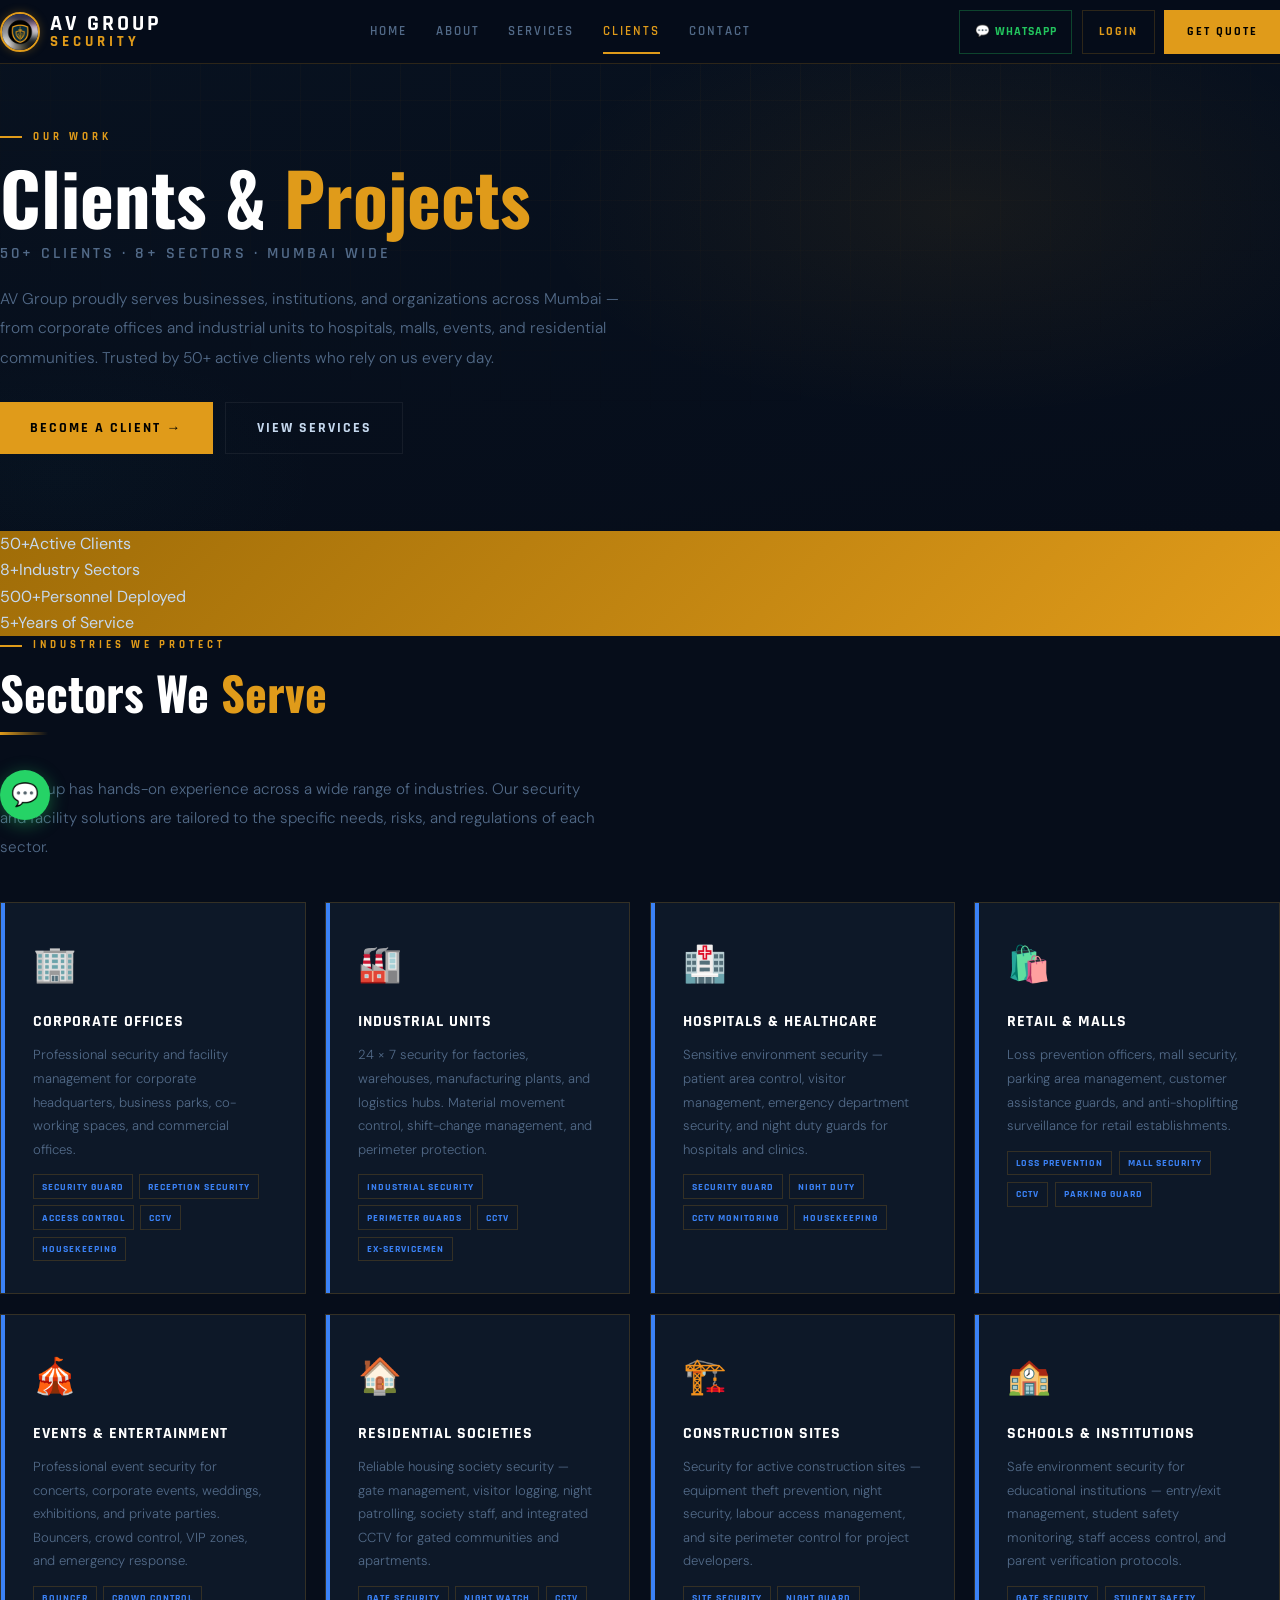
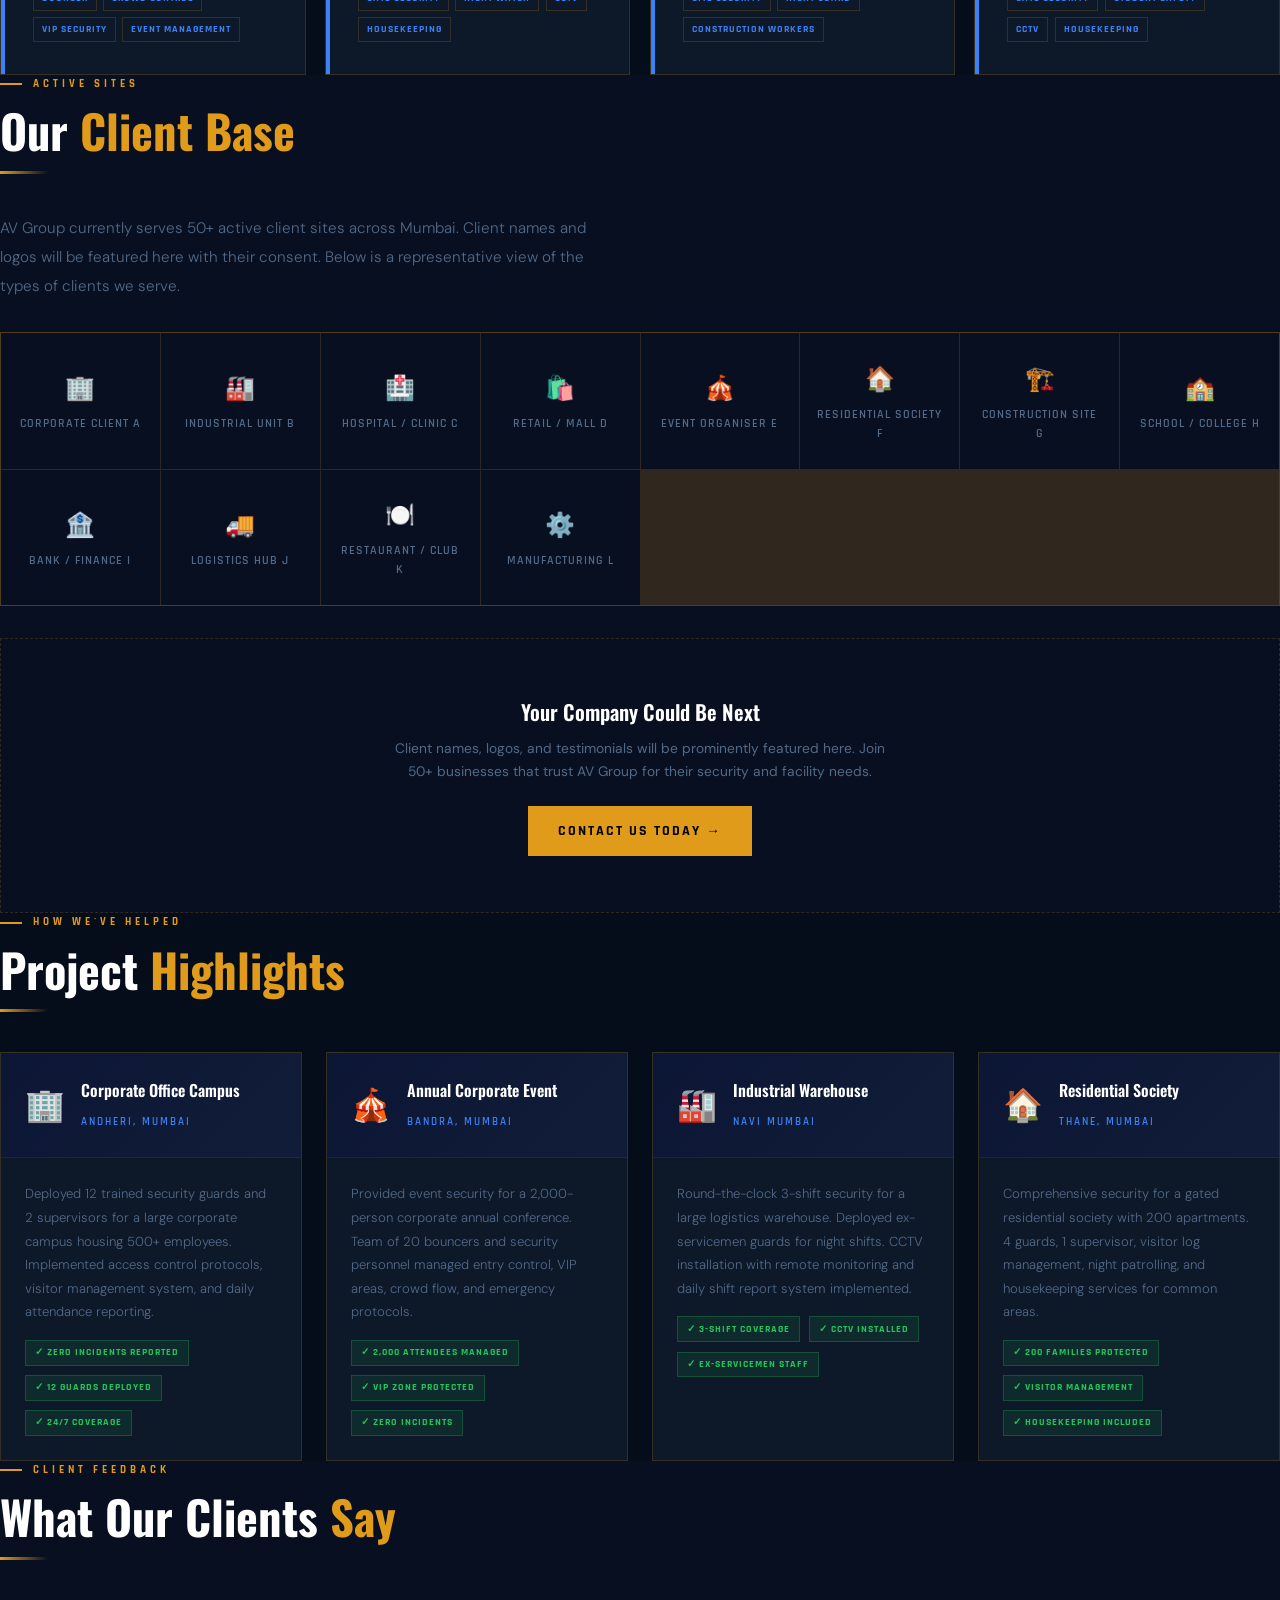
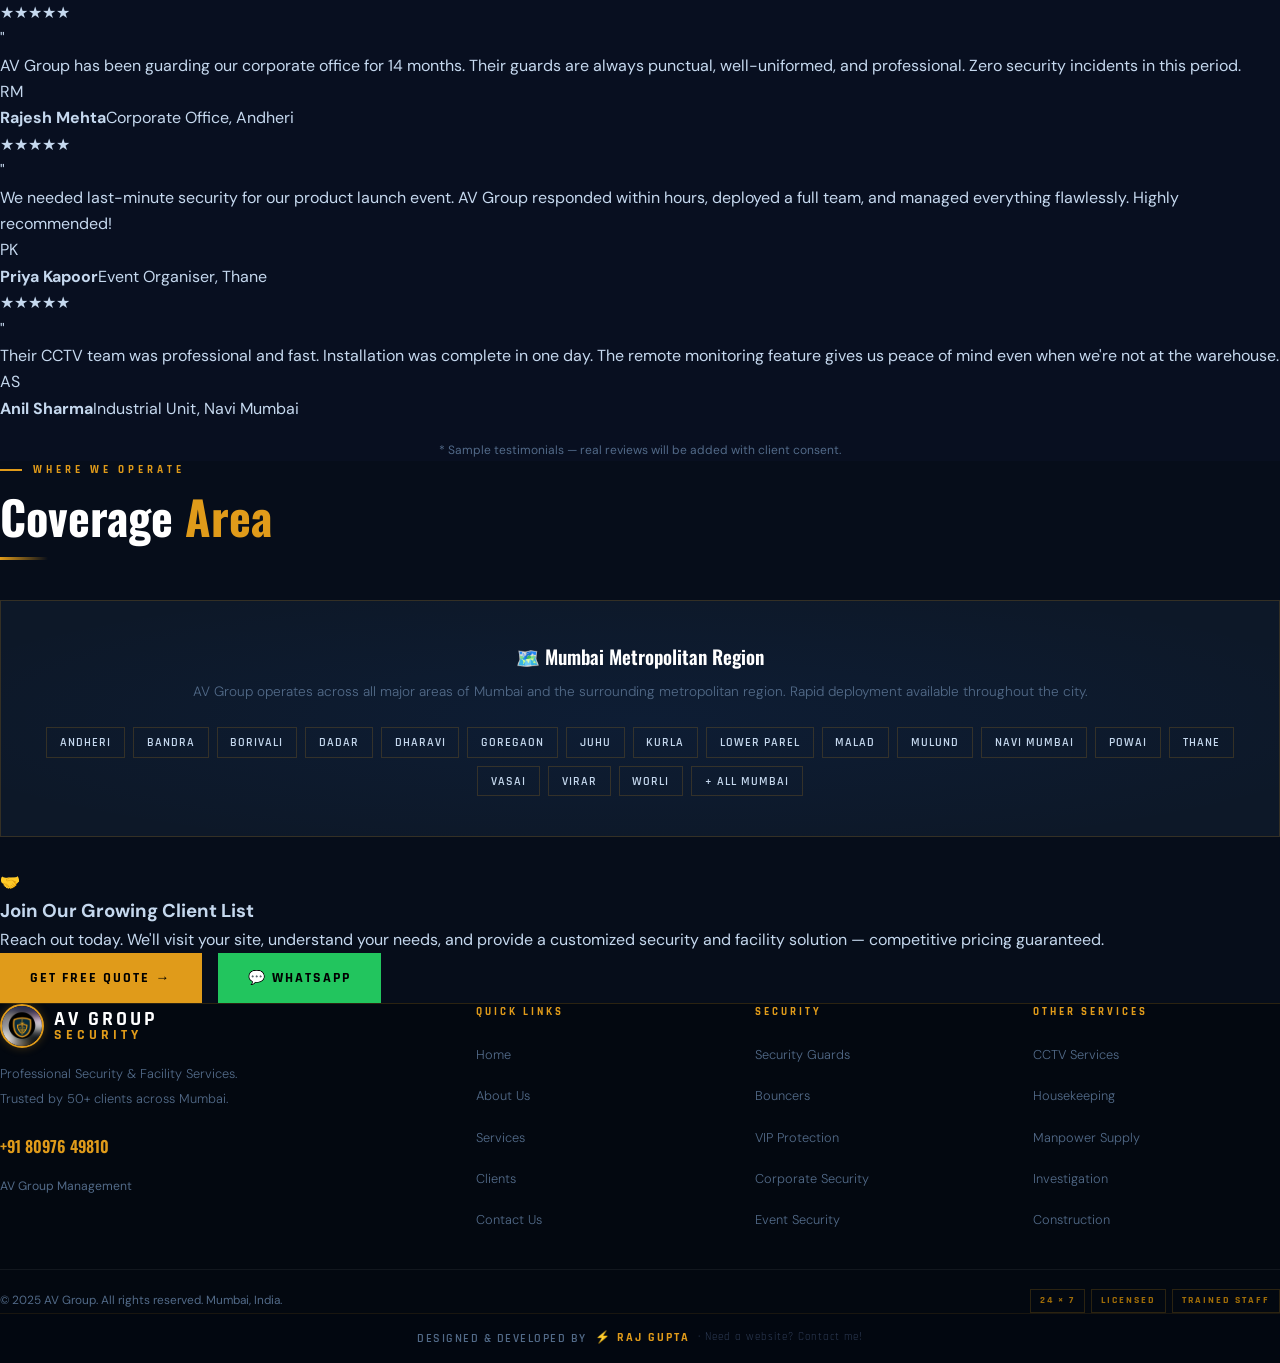
<file: clients.html>
<!DOCTYPE html>
<html lang="en">
<head>
<meta charset="UTF-8"/>
<meta name="viewport" content="width=device-width,initial-scale=1.0,viewport-fit=cover,maximum-scale=5.0"/>
<meta name="apple-mobile-web-app-capable" content="yes"/>
<meta name="apple-mobile-web-app-status-bar-style" content="black-translucent"/>
<meta name="mobile-web-app-capable" content="yes"/>
<meta name="theme-color" content="#060d1f"/>
<meta name="format-detection" content="telephone=no,email=no,address=no"/>
<title>Clients & Projects – AV Group | Mumbai Security Company</title>
<meta name="description" content="AV Group serves corporate offices, hospitals, malls, events, industrial units, and residential societies across Mumbai. Trusted by 50+ clients. Explore our client sectors."/>
<link rel="preconnect" href="https://fonts.googleapis.com"/>
<link rel="preconnect" href="https://fonts.gstatic.com" crossorigin/>
<link href="https://fonts.googleapis.com/css2?family=Rajdhani:wght@500;600;700&family=DM+Sans:ital,wght@0,300;0,400;0,500;1,300&family=Oswald:wght@400;500;600;700&display=swap" rel="stylesheet"/>
<link rel="stylesheet" href="style.css"/>
<style>
/* ── CLIENTS-SPECIFIC ── */
.sector-grid{display:grid;grid-template-columns:repeat(auto-fill,minmax(min(260px,100%),1fr));gap:1.2rem;margin-top:2.5rem}
.sector-card{background:var(--card);border:1px solid var(--border);padding:clamp(1.4rem,3vw,2rem);position:relative;overflow:hidden;transition:border-color .3s,transform .3s}
.sector-card::before{content:'';position:absolute;top:0;left:0;width:4px;height:100%;background:var(--blue)}
@media(hover:hover){.sector-card:hover{border-color:var(--blue);transform:translateY(-4px);box-shadow:0 8px 24px rgba(27,110,243,.2)}}
@media(hover:none){.sector-card:active{border-color:var(--blue)}}
.sector-icon{font-size:2.2rem;margin-bottom:1rem;display:block}
.sector-card h3{font-family:'Rajdhani',sans-serif;font-size:1rem;font-weight:700;letter-spacing:1px;text-transform:uppercase;color:var(--white);margin-bottom:.5rem}
.sector-card p{font-size:.82rem;font-weight:300;color:var(--muted);line-height:1.8;margin-bottom:.8rem}
.sector-services{display:flex;flex-wrap:wrap;gap:.4rem}
.svc-chip{font-family:'Rajdhani',sans-serif;font-size:.62rem;font-weight:700;letter-spacing:1px;text-transform:uppercase;background:var(--blue-dim);color:var(--blue);border:1px solid var(--border);padding:.2rem .5rem}

.client-mosaic{display:grid;grid-template-columns:repeat(auto-fill,minmax(min(150px,45%),1fr));gap:1px;background:var(--border);border:1px solid var(--border);margin-top:2rem}
.client-cell{background:var(--navy2);padding:1.6rem 1rem;display:flex;align-items:center;justify-content:center;text-align:center;transition:background .3s;min-height:90px}
@media(hover:hover){.client-cell:hover{background:var(--card)}}
@media(hover:none){.client-cell:active{background:var(--card)}}
.client-cell-inner{display:flex;flex-direction:column;align-items:center;gap:.4rem}
.c-icon{font-size:1.5rem}
.c-name{font-family:'Rajdhani',sans-serif;font-size:.72rem;font-weight:600;letter-spacing:1px;text-transform:uppercase;color:var(--muted)}

.case-grid{display:grid;grid-template-columns:repeat(auto-fill,minmax(min(300px,100%),1fr));gap:1.5rem;margin-top:2.5rem}
.case-card{background:var(--card);border:1px solid var(--border);overflow:hidden;transition:border-color .3s,transform .3s}
@media(hover:hover){.case-card:hover{border-color:var(--blue);transform:translateY(-3px)}}
.case-header{background:linear-gradient(135deg,#0c1635,#111d38);padding:1.5rem;border-bottom:1px solid var(--border2);display:flex;align-items:center;gap:1rem}
.case-icon{font-size:2rem;flex-shrink:0}
.case-header h4{font-family:'Oswald',sans-serif;font-size:1rem;font-weight:600;color:var(--white);margin-bottom:.2rem}
.case-header .sector{font-family:'Rajdhani',sans-serif;font-size:.68rem;font-weight:600;letter-spacing:2px;text-transform:uppercase;color:var(--blue)}
.case-body{padding:1.5rem}
.case-body p{font-size:.82rem;font-weight:300;color:var(--muted);line-height:1.8;margin-bottom:1rem}
.case-results{display:flex;gap:.6rem;flex-wrap:wrap}
.result-tag{font-family:'Rajdhani',sans-serif;font-size:.65rem;font-weight:700;letter-spacing:1px;text-transform:uppercase;background:rgba(34,197,94,.1);color:var(--green);border:1px solid rgba(34,197,94,.25);padding:.2rem .55rem}

.coverage-map{background:var(--card);border:1px solid var(--border);padding:2.5rem;text-align:center;position:relative;overflow:hidden}
.coverage-map::before{content:'';position:absolute;inset:0;background:radial-gradient(ellipse 60% 60% at 50% 50%,rgba(27,110,243,.06),transparent)}
.coverage-map h3{font-family:'Oswald',sans-serif;font-size:1.2rem;font-weight:600;color:var(--white);margin-bottom:.5rem;position:relative}
.coverage-map p{font-size:.85rem;font-weight:300;color:var(--muted);margin-bottom:1.5rem;position:relative}
.area-chips{display:flex;flex-wrap:wrap;gap:.5rem;justify-content:center;position:relative}
.area-chip{font-family:'Rajdhani',sans-serif;font-size:.72rem;font-weight:600;letter-spacing:1px;text-transform:uppercase;background:var(--blue-dim);color:var(--blue-lt);border:1px solid var(--border);padding:.3rem .8rem}

.add-client-cta{border:1px dashed var(--border);padding:clamp(2rem,5vw,3.5rem);text-align:center;margin-top:2rem}
.add-client-cta h3{font-family:'Oswald',sans-serif;font-size:1.3rem;font-weight:600;color:var(--white);margin-bottom:.5rem}
.add-client-cta p{font-size:.86rem;color:var(--muted);margin-bottom:1.5rem;max-width:500px;margin-left:auto;margin-right:auto}
</style>
</head>
<body>

<nav id="navbar">
  <a href="index.html" class="nav-logo"><img src="Logo.jpeg" class="nav-logo-img" alt="AV Group Logo"/><span class="nav-logo-text"><span class="logo-av">AV GROUP</span><span class="logo-grp">SECURITY</span></span></a>
  <ul class="nav-links">
    <li><a href="index.html">Home</a></li><li><a href="about.html">About</a></li>
    <li><a href="services.html">Services</a></li>
    <li><a href="clients.html" class="active">Clients</a></li>
    <li><a href="contact.html">Contact</a></li>
  </ul>
  <div class="nav-right">
    <a href="https://wa.me/918097649810" target="_blank" rel="noopener" class="nav-wa">💬 WhatsApp</a>
    <a href="login.html" style="font-family:Rajdhani,sans-serif;font-size:.78rem;font-weight:700;letter-spacing:2px;text-transform:uppercase;color:var(--gold);text-decoration:none;border:1px solid var(--border);padding:.45rem 1rem;min-height:44px;display:flex;align-items:center">Login</a><a href="contact.html" class="nav-cta">Get Quote</a>
    <button class="hamburger" id="ham" aria-label="Open menu" aria-expanded="false"><span></span><span></span><span></span></button>
  </div>
</nav>
<div class="mob-menu" id="mobMenu">
  <a href="index.html" onclick="closeMob()">Home</a><a href="about.html" onclick="closeMob()">About</a>
  <a href="services.html" onclick="closeMob()">Services</a>
  <a href="clients.html" class="mob-active" onclick="closeMob()">Clients</a>
  <a href="contact.html" onclick="closeMob()">Contact</a>
  <a href="https://wa.me/918097649810" target="_blank" class="mob-wa" onclick="closeMob()">💬 WhatsApp Us</a>
  <a href="contact.html" class="mob-cta" onclick="closeMob()">Get a Free Quote →</a>
</div>

<div class="page-hero">
  <div class="page-hero-bg" aria-hidden="true"></div>
  <div class="page-hero-grid" aria-hidden="true"></div>
  <div class="page-hero-content">
    <div class="ph-eyebrow">Our Work</div>
    <h1 class="ph-title">Clients &amp; <span class="acc">Projects</span></h1>
    <p class="ph-sub">50+ Clients · 8+ Sectors · Mumbai Wide</p>
    <p class="ph-desc">AV Group proudly serves businesses, institutions, and organizations across Mumbai — from corporate offices and industrial units to hospitals, malls, events, and residential communities. Trusted by 50+ active clients who rely on us every day.</p>
    <div class="ph-bar">
      <a href="contact.html" class="btn-blue">Become a Client →</a>
      <a href="services.html" class="btn-ghost">View Services</a>
    </div>
  </div>
</div>

<!-- STATS -->
<div class="stats-strip" id="stats-strip">
  <div class="stats-inner">
    <div class="scount fi"><span class="scount-num" data-target="50">0</span><span class="scount-lbl">Active Clients</span></div>
    <div class="scount fi fi-d1"><span class="scount-num" data-target="8">0</span><span class="scount-lbl">Industry Sectors</span></div>
    <div class="scount fi fi-d2"><span class="scount-num" data-target="500">0</span><span class="scount-lbl">Personnel Deployed</span></div>
    <div class="scount fi fi-d3"><span class="scount-num" data-target="5">0</span><span class="scount-lbl">Years of Service</span></div>
  </div>
</div>

<!-- SECTORS WE SERVE -->
<section class="sec">
  <div class="sec-eyebrow">Industries We Protect</div>
  <h2 class="sec-title">Sectors We <span class="acc">Serve</span></h2>
  <div class="u-bar"></div>
  <p class="sec-body">AV Group has hands-on experience across a wide range of industries. Our security and facility solutions are tailored to the specific needs, risks, and regulations of each sector.</p>
  <div class="sector-grid fi">
    <div class="sector-card">
      <span class="sector-icon" aria-hidden="true">🏢</span>
      <h3>Corporate Offices</h3>
      <p>Professional security and facility management for corporate headquarters, business parks, co-working spaces, and commercial offices.</p>
      <div class="sector-services"><span class="svc-chip">Security Guard</span><span class="svc-chip">Reception Security</span><span class="svc-chip">Access Control</span><span class="svc-chip">CCTV</span><span class="svc-chip">Housekeeping</span></div>
    </div>
    <div class="sector-card">
      <span class="sector-icon" aria-hidden="true">🏭</span>
      <h3>Industrial Units</h3>
      <p>24 × 7 security for factories, warehouses, manufacturing plants, and logistics hubs. Material movement control, shift-change management, and perimeter protection.</p>
      <div class="sector-services"><span class="svc-chip">Industrial Security</span><span class="svc-chip">Perimeter Guards</span><span class="svc-chip">CCTV</span><span class="svc-chip">Ex-Servicemen</span></div>
    </div>
    <div class="sector-card">
      <span class="sector-icon" aria-hidden="true">🏥</span>
      <h3>Hospitals &amp; Healthcare</h3>
      <p>Sensitive environment security — patient area control, visitor management, emergency department security, and night duty guards for hospitals and clinics.</p>
      <div class="sector-services"><span class="svc-chip">Security Guard</span><span class="svc-chip">Night Duty</span><span class="svc-chip">CCTV Monitoring</span><span class="svc-chip">Housekeeping</span></div>
    </div>
    <div class="sector-card">
      <span class="sector-icon" aria-hidden="true">🛍️</span>
      <h3>Retail &amp; Malls</h3>
      <p>Loss prevention officers, mall security, parking area management, customer assistance guards, and anti-shoplifting surveillance for retail establishments.</p>
      <div class="sector-services"><span class="svc-chip">Loss Prevention</span><span class="svc-chip">Mall Security</span><span class="svc-chip">CCTV</span><span class="svc-chip">Parking Guard</span></div>
    </div>
    <div class="sector-card">
      <span class="sector-icon" aria-hidden="true">🎪</span>
      <h3>Events &amp; Entertainment</h3>
      <p>Professional event security for concerts, corporate events, weddings, exhibitions, and private parties. Bouncers, crowd control, VIP zones, and emergency response.</p>
      <div class="sector-services"><span class="svc-chip">Bouncer</span><span class="svc-chip">Crowd Control</span><span class="svc-chip">VIP Security</span><span class="svc-chip">Event Management</span></div>
    </div>
    <div class="sector-card">
      <span class="sector-icon" aria-hidden="true">🏠</span>
      <h3>Residential Societies</h3>
      <p>Reliable housing society security — gate management, visitor logging, night patrolling, society staff, and integrated CCTV for gated communities and apartments.</p>
      <div class="sector-services"><span class="svc-chip">Gate Security</span><span class="svc-chip">Night Watch</span><span class="svc-chip">CCTV</span><span class="svc-chip">Housekeeping</span></div>
    </div>
    <div class="sector-card">
      <span class="sector-icon" aria-hidden="true">🏗️</span>
      <h3>Construction Sites</h3>
      <p>Security for active construction sites — equipment theft prevention, night security, labour access management, and site perimeter control for project developers.</p>
      <div class="sector-services"><span class="svc-chip">Site Security</span><span class="svc-chip">Night Guard</span><span class="svc-chip">Construction Workers</span></div>
    </div>
    <div class="sector-card">
      <span class="sector-icon" aria-hidden="true">🏫</span>
      <h3>Schools &amp; Institutions</h3>
      <p>Safe environment security for educational institutions — entry/exit management, student safety monitoring, staff access control, and parent verification protocols.</p>
      <div class="sector-services"><span class="svc-chip">Gate Security</span><span class="svc-chip">Student Safety</span><span class="svc-chip">CCTV</span><span class="svc-chip">Housekeeping</span></div>
    </div>
  </div>
</section>

<!-- CLIENT GRID -->
<section class="sec sec-alt">
  <div class="sec-eyebrow">Active Sites</div>
  <h2 class="sec-title">Our <span class="acc">Client Base</span></h2>
  <div class="u-bar"></div>
  <p class="sec-body">AV Group currently serves 50+ active client sites across Mumbai. Client names and logos will be featured here with their consent. Below is a representative view of the types of clients we serve.</p>
  <div class="client-mosaic fi">
    <div class="client-cell"><div class="client-cell-inner"><span class="c-icon" aria-hidden="true">🏢</span><span class="c-name">Corporate Client A</span></div></div>
    <div class="client-cell"><div class="client-cell-inner"><span class="c-icon" aria-hidden="true">🏭</span><span class="c-name">Industrial Unit B</span></div></div>
    <div class="client-cell"><div class="client-cell-inner"><span class="c-icon" aria-hidden="true">🏥</span><span class="c-name">Hospital / Clinic C</span></div></div>
    <div class="client-cell"><div class="client-cell-inner"><span class="c-icon" aria-hidden="true">🛍️</span><span class="c-name">Retail / Mall D</span></div></div>
    <div class="client-cell"><div class="client-cell-inner"><span class="c-icon" aria-hidden="true">🎪</span><span class="c-name">Event Organiser E</span></div></div>
    <div class="client-cell"><div class="client-cell-inner"><span class="c-icon" aria-hidden="true">🏠</span><span class="c-name">Residential Society F</span></div></div>
    <div class="client-cell"><div class="client-cell-inner"><span class="c-icon" aria-hidden="true">🏗️</span><span class="c-name">Construction Site G</span></div></div>
    <div class="client-cell"><div class="client-cell-inner"><span class="c-icon" aria-hidden="true">🏫</span><span class="c-name">School / College H</span></div></div>
    <div class="client-cell"><div class="client-cell-inner"><span class="c-icon" aria-hidden="true">🏦</span><span class="c-name">Bank / Finance I</span></div></div>
    <div class="client-cell"><div class="client-cell-inner"><span class="c-icon" aria-hidden="true">🚚</span><span class="c-name">Logistics Hub J</span></div></div>
    <div class="client-cell"><div class="client-cell-inner"><span class="c-icon" aria-hidden="true">🍽️</span><span class="c-name">Restaurant / Club K</span></div></div>
    <div class="client-cell"><div class="client-cell-inner"><span class="c-icon" aria-hidden="true">⚙️</span><span class="c-name">Manufacturing L</span></div></div>
  </div>
  <div class="add-client-cta fi">
    <h3>Your Company Could Be Next</h3>
    <p>Client names, logos, and testimonials will be prominently featured here. Join 50+ businesses that trust AV Group for their security and facility needs.</p>
    <a href="contact.html" class="btn-blue">Contact Us Today →</a>
  </div>
</section>

<!-- CASE STUDIES -->
<section class="sec">
  <div class="sec-eyebrow">How We've Helped</div>
  <h2 class="sec-title">Project <span class="acc">Highlights</span></h2>
  <div class="u-bar"></div>
  <div class="case-grid fi">
    <div class="case-card">
      <div class="case-header"><span class="case-icon" aria-hidden="true">🏢</span><div><h4>Corporate Office Campus</h4><span class="sector">Andheri, Mumbai</span></div></div>
      <div class="case-body">
        <p>Deployed 12 trained security guards and 2 supervisors for a large corporate campus housing 500+ employees. Implemented access control protocols, visitor management system, and daily attendance reporting.</p>
        <div class="case-results">
          <span class="result-tag">✓ Zero Incidents Reported</span>
          <span class="result-tag">✓ 12 Guards Deployed</span>
          <span class="result-tag">✓ 24/7 Coverage</span>
        </div>
      </div>
    </div>
    <div class="case-card">
      <div class="case-header"><span class="case-icon" aria-hidden="true">🎪</span><div><h4>Annual Corporate Event</h4><span class="sector">Bandra, Mumbai</span></div></div>
      <div class="case-body">
        <p>Provided event security for a 2,000-person corporate annual conference. Team of 20 bouncers and security personnel managed entry control, VIP areas, crowd flow, and emergency protocols.</p>
        <div class="case-results">
          <span class="result-tag">✓ 2,000 Attendees Managed</span>
          <span class="result-tag">✓ VIP Zone Protected</span>
          <span class="result-tag">✓ Zero Incidents</span>
        </div>
      </div>
    </div>
    <div class="case-card">
      <div class="case-header"><span class="case-icon" aria-hidden="true">🏭</span><div><h4>Industrial Warehouse</h4><span class="sector">Navi Mumbai</span></div></div>
      <div class="case-body">
        <p>Round-the-clock 3-shift security for a large logistics warehouse. Deployed ex-servicemen guards for night shifts. CCTV installation with remote monitoring and daily shift report system implemented.</p>
        <div class="case-results">
          <span class="result-tag">✓ 3-Shift Coverage</span>
          <span class="result-tag">✓ CCTV Installed</span>
          <span class="result-tag">✓ Ex-Servicemen Staff</span>
        </div>
      </div>
    </div>
    <div class="case-card">
      <div class="case-header"><span class="case-icon" aria-hidden="true">🏠</span><div><h4>Residential Society</h4><span class="sector">Thane, Mumbai</span></div></div>
      <div class="case-body">
        <p>Comprehensive security for a gated residential society with 200 apartments. 4 guards, 1 supervisor, visitor log management, night patrolling, and housekeeping services for common areas.</p>
        <div class="case-results">
          <span class="result-tag">✓ 200 Families Protected</span>
          <span class="result-tag">✓ Visitor Management</span>
          <span class="result-tag">✓ Housekeeping Included</span>
        </div>
      </div>
    </div>
  </div>
</section>

<!-- TESTIMONIALS -->
<section class="sec sec-alt">
  <div class="sec-eyebrow">Client Feedback</div>
  <h2 class="sec-title">What Our Clients <span class="acc">Say</span></h2>
  <div class="u-bar"></div>
  <div class="grid-3 fi">
    <article class="test-card">
      <div class="test-stars" aria-label="5 stars">★★★★★</div>
      <div class="test-q" aria-hidden="true">"</div>
      <p class="test-text">AV Group has been guarding our corporate office for 14 months. Their guards are always punctual, well-uniformed, and professional. Zero security incidents in this period.</p>
      <div class="test-author"><div class="test-av" aria-hidden="true">RM</div><div class="test-nm"><strong>Rajesh Mehta</strong><span>Corporate Office, Andheri</span></div></div>
    </article>
    <article class="test-card">
      <div class="test-stars" aria-label="5 stars">★★★★★</div>
      <div class="test-q" aria-hidden="true">"</div>
      <p class="test-text">We needed last-minute security for our product launch event. AV Group responded within hours, deployed a full team, and managed everything flawlessly. Highly recommended!</p>
      <div class="test-author"><div class="test-av" aria-hidden="true">PK</div><div class="test-nm"><strong>Priya Kapoor</strong><span>Event Organiser, Thane</span></div></div>
    </article>
    <article class="test-card">
      <div class="test-stars" aria-label="5 stars">★★★★★</div>
      <div class="test-q" aria-hidden="true">"</div>
      <p class="test-text">Their CCTV team was professional and fast. Installation was complete in one day. The remote monitoring feature gives us peace of mind even when we're not at the warehouse.</p>
      <div class="test-author"><div class="test-av" aria-hidden="true">AS</div><div class="test-nm"><strong>Anil Sharma</strong><span>Industrial Unit, Navi Mumbai</span></div></div>
    </article>
  </div>
  <p style="text-align:center;margin-top:1.2rem;font-size:.75rem;color:var(--muted)">* Sample testimonials — real reviews will be added with client consent.</p>
</section>

<!-- COVERAGE AREA -->
<section class="sec">
  <div class="sec-eyebrow">Where We Operate</div>
  <h2 class="sec-title">Coverage <span class="acc">Area</span></h2>
  <div class="u-bar"></div>
  <div class="coverage-map fi">
    <h3>🗺️ Mumbai Metropolitan Region</h3>
    <p>AV Group operates across all major areas of Mumbai and the surrounding metropolitan region. Rapid deployment available throughout the city.</p>
    <div class="area-chips">
      <span class="area-chip">Andheri</span><span class="area-chip">Bandra</span><span class="area-chip">Borivali</span>
      <span class="area-chip">Dadar</span><span class="area-chip">Dharavi</span><span class="area-chip">Goregaon</span>
      <span class="area-chip">Juhu</span><span class="area-chip">Kurla</span><span class="area-chip">Lower Parel</span>
      <span class="area-chip">Malad</span><span class="area-chip">Mulund</span><span class="area-chip">Navi Mumbai</span>
      <span class="area-chip">Powai</span><span class="area-chip">Thane</span><span class="area-chip">Vasai</span>
      <span class="area-chip">Virar</span><span class="area-chip">Worli</span><span class="area-chip">+ All Mumbai</span>
    </div>
  </div>

  <!-- CTA -->
  <div class="cta-banner fi" style="margin-top:2rem">
    <span class="cta-icon" aria-hidden="true">🤝</span>
    <div class="cta-body">
      <h3>Join Our Growing Client List</h3>
      <p>Reach out today. We'll visit your site, understand your needs, and provide a customized security and facility solution — competitive pricing guaranteed.</p>
    </div>
    <div style="display:flex;gap:1rem;flex-wrap:wrap;flex-shrink:0;position:relative">
      <a href="contact.html" class="btn-blue">Get Free Quote →</a>
      <a href="https://wa.me/918097649810" target="_blank" rel="noopener" class="btn-green">💬 WhatsApp</a>
    </div>
  </div>
</section>

<footer>
  <div class="footer-grid">
    <div class="f-brand"><div class="f-logo-wrap"><img src="Logo.jpeg" class="f-logo-img" alt="AV Group Logo"/><div class="f-logo-text">AV GROUP<span>SECURITY</span></div></div><p>Professional Security &amp; Facility Services. Trusted by 50+ clients across Mumbai.</p><a href="tel:+918097649810" class="f-phone">+91 80976 49810</a><span style="font-size:.76rem;color:var(--muted)">AV Group Management</span></div>
    <div class="f-col"><h5>Quick Links</h5><ul><li><a href="index.html">Home</a></li><li><a href="about.html">About Us</a></li><li><a href="services.html">Services</a></li><li><a href="clients.html">Clients</a></li><li><a href="contact.html">Contact Us</a></li></ul></div>
    <div class="f-col"><h5>Security</h5><ul><li><a href="services.html#panel-sec">Security Guards</a></li><li><a href="services.html#panel-sec">Bouncers</a></li><li><a href="services.html#panel-pro">VIP Protection</a></li><li><a href="services.html#panel-pro">Corporate Security</a></li><li><a href="services.html#panel-pro">Event Security</a></li></ul></div>
    <div class="f-col"><h5>Other Services</h5><ul><li><a href="services.html#panel-cctv">CCTV Services</a></li><li><a href="services.html#panel-hk">Housekeeping</a></li><li><a href="services.html#panel-hr">Manpower Supply</a></li><li><a href="services.html#panel-intel">Investigation</a></li><li><a href="services.html#panel-con">Construction</a></li></ul></div>
  </div>
  <div class="footer-bottom"><p>© 2025 AV Group. All rights reserved. Mumbai, India.</p><div class="f-badges"><span class="f-badge">24 × 7</span><span class="f-badge">Licensed</span><span class="f-badge">Trained Staff</span></div></div>
</footer>
  <!-- MADE BY CREDIT -->
  <div style="background:#020710;border-top:1px solid rgba(224,155,26,.1);padding:.9rem max(5vw,16px);display:flex;align-items:center;justify-content:center;gap:.5rem;flex-wrap:wrap;text-align:center">
    <span style="font-family:'Rajdhani',sans-serif;font-size:.72rem;font-weight:600;letter-spacing:1.5px;text-transform:uppercase;color:var(--muted)">Designed &amp; Developed by</span>
    <a href="https://github.com/rajg39389-source" target="_blank" rel="noopener" style="font-family:'Rajdhani',sans-serif;font-size:.75rem;font-weight:700;letter-spacing:2px;text-transform:uppercase;color:var(--gold);text-decoration:none;display:inline-flex;align-items:center;gap:.4rem;transition:opacity .3s" onmouseover="this.style.opacity='.7'" onmouseout="this.style.opacity='1'">
      ⚡ Raj Gupta
    </a>
    <span style="font-family:'Rajdhani',sans-serif;font-size:.68rem;color:rgba(90,112,153,.5);letter-spacing:1px">· Need a website? Contact me!</span>
  </div>

<a href="https://wa.me/918097649810" target="_blank" rel="noopener" id="wa-float" aria-label="Chat on WhatsApp">💬</a>
<button id="btt" onclick="window.scrollTo({top:0,behavior:'smooth'})" aria-label="Back to top">↑</button>
<script src="main.js"></script>
</body>
</html>
</file>
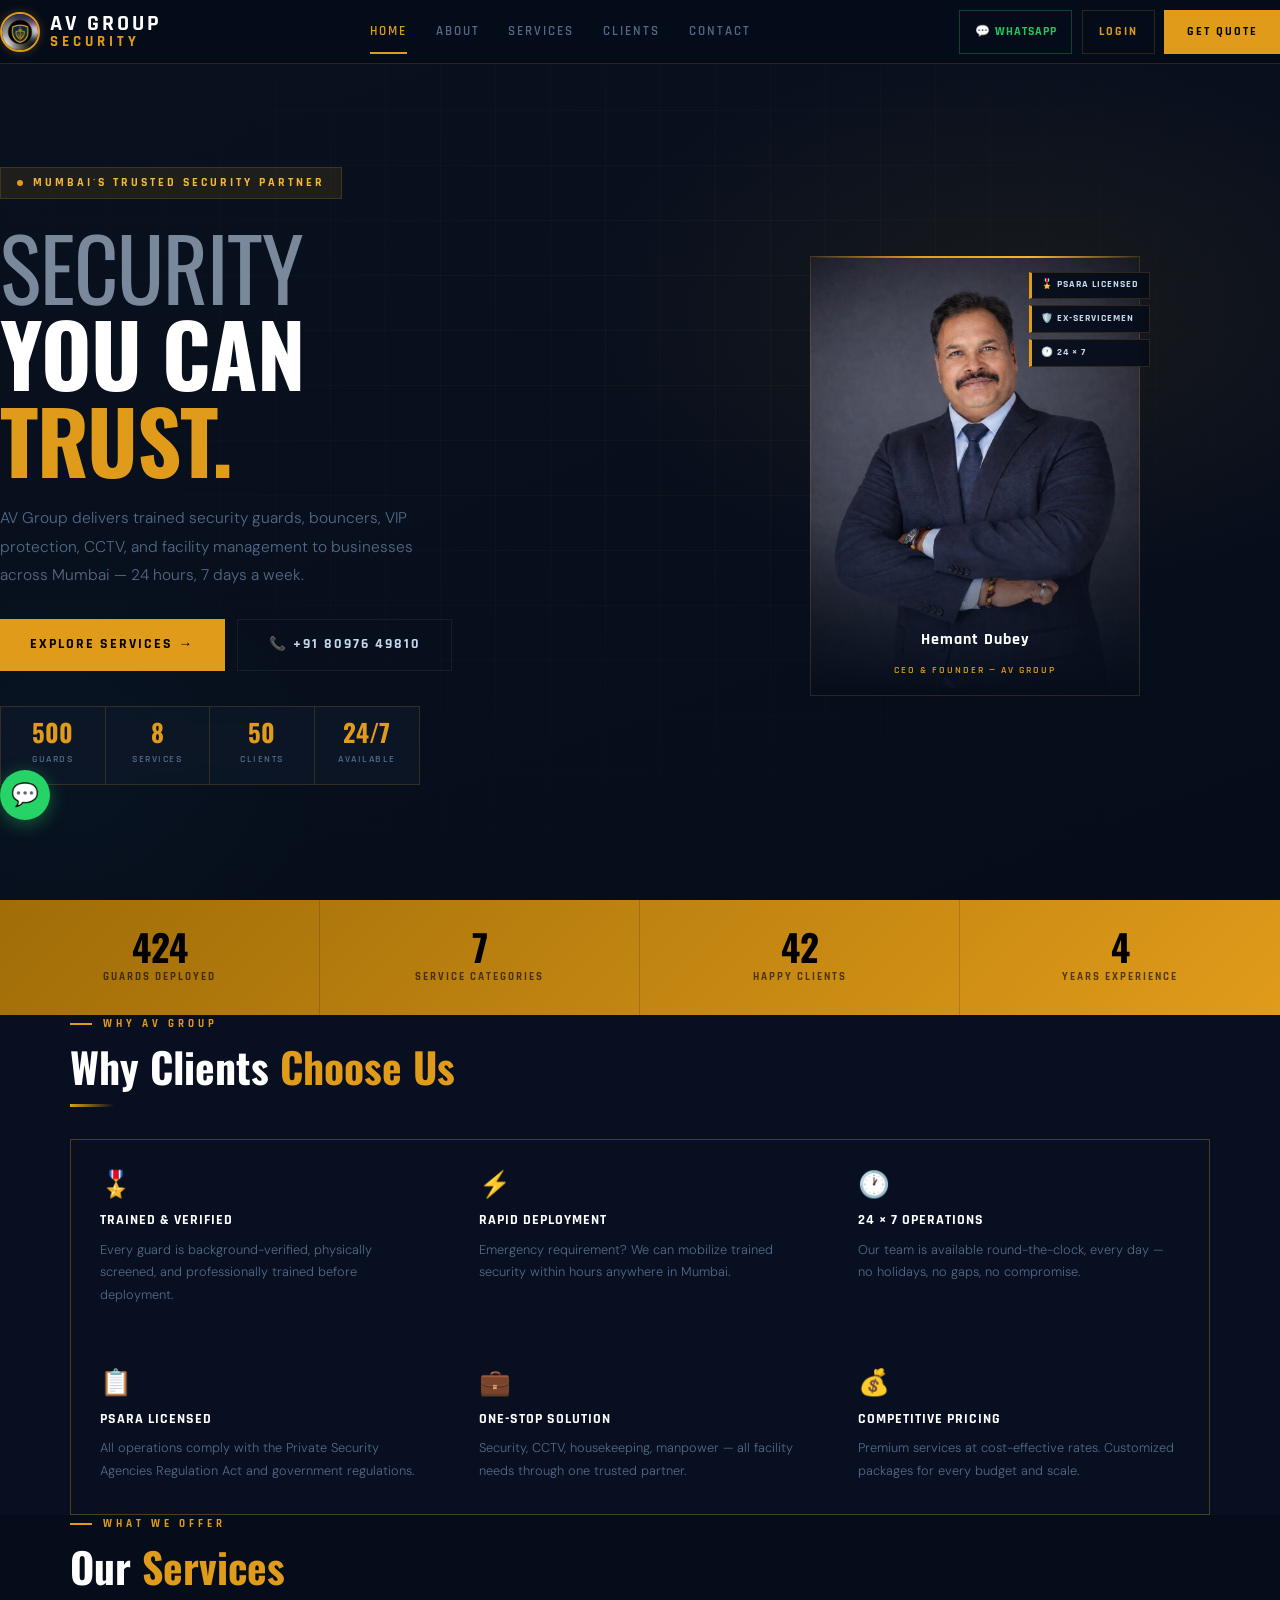
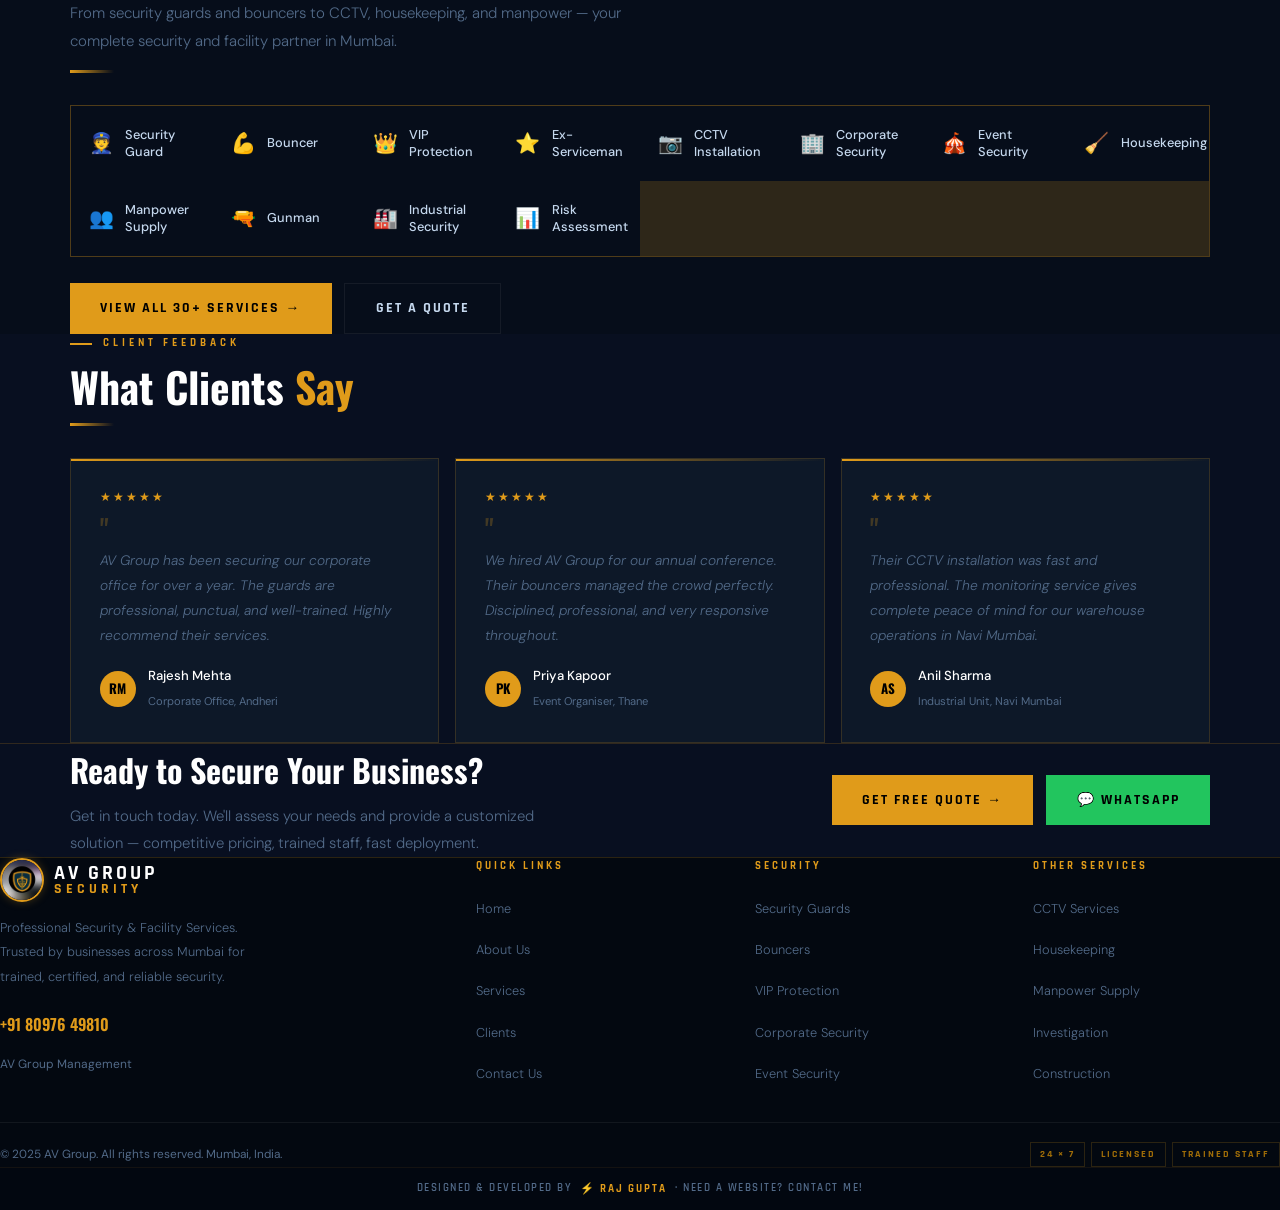
<file: index (1).html>
<!DOCTYPE html>
<html lang="en">
<head>
<meta charset="UTF-8"/>
<meta name="viewport" content="width=device-width,initial-scale=1.0,viewport-fit=cover,maximum-scale=5.0"/>
<meta name="apple-mobile-web-app-capable" content="yes"/>
<meta name="apple-mobile-web-app-status-bar-style" content="black-translucent"/>
<meta name="mobile-web-app-capable" content="yes"/>
<meta name="theme-color" content="#060d1a"/>
<meta name="format-detection" content="telephone=no,email=no,address=no"/>
<title>AV Group – Professional Security & Facility Services | Mumbai</title>
<meta name="description" content="AV Group – Mumbai's trusted security company. Security guards, bouncers, VIP protection, CCTV, housekeeping & manpower. PSARA licensed. 24/7 service. Call: +91 80976 49810"/>
<link rel="preconnect" href="https://fonts.googleapis.com"/>
<link rel="preconnect" href="https://fonts.gstatic.com" crossorigin/>
<link href="https://fonts.googleapis.com/css2?family=Rajdhani:wght@500;600;700&family=DM+Sans:ital,wght@0,300;0,400;0,500;1,300&family=Oswald:wght@400;500;600;700&display=swap" rel="stylesheet"/>
<link rel="stylesheet" href="style.css"/>
<style>

/* ═══ HERO ═══ */
#hero{min-height:100svh;display:flex;align-items:center;padding-top:calc(var(--nav-h) + var(--sat) + clamp(2rem,5vw,4rem));padding-bottom:clamp(3rem,6vw,5rem);padding-left:max(5vw,calc(var(--sal)+16px));padding-right:max(5vw,calc(var(--sar)+16px));position:relative;overflow:hidden;background:linear-gradient(160deg,#09111f 0%,#060d1a 100%)}
.hero-bg{position:absolute;inset:0;z-index:0;background:radial-gradient(ellipse 65% 55% at 80% 35%,rgba(224,155,26,.08),transparent 55%),radial-gradient(ellipse 40% 50% at 5% 85%,rgba(26,117,133,.05),transparent 50%)}
.hero-grid{position:absolute;inset:0;z-index:0;background-image:linear-gradient(rgba(224,155,26,.04) 1px,transparent 1px),linear-gradient(90deg,rgba(224,155,26,.04) 1px,transparent 1px);background-size:55px 55px;-webkit-mask-image:radial-gradient(ellipse 80% 90% at 50% 40%,black 20%,transparent 75%);mask-image:radial-gradient(ellipse 80% 90% at 50% 40%,black 20%,transparent 75%)}
.hero-inner{position:relative;z-index:2;max-width:1140px;width:100%;display:grid;grid-template-columns:1fr auto;align-items:center;gap:clamp(2.5rem,6vw,6rem)}
@media(max-width:820px){.hero-inner{grid-template-columns:1fr}.hero-portrait{display:none}}

/* Hero text */
.hero-eyebrow{display:inline-flex;align-items:center;gap:.6rem;font-family:'Rajdhani',sans-serif;font-size:clamp(.64rem,1.8vw,.72rem);font-weight:700;letter-spacing:3px;text-transform:uppercase;color:var(--gold-lt);background:var(--gold-dim);border:1px solid var(--border);padding:.36rem 1rem;margin-bottom:1.5rem}
.hero-eyebrow .dot{width:6px;height:6px;border-radius:50%;background:var(--gold);animation:pDot 2s infinite;flex-shrink:0}
@keyframes pDot{0%,100%{box-shadow:0 0 4px var(--gold)}50%{box-shadow:0 0 12px var(--gold-lt)}}
.hero-h1{font-family:'Oswald',sans-serif;font-size:clamp(2.6rem,7vw,5.4rem);font-weight:700;line-height:1.0;color:var(--white);margin-bottom:.25em;letter-spacing:-1px}
.hero-h1 .thin{font-weight:400;color:var(--steel);opacity:.6;display:block}
.hero-h1 .accent{color:var(--gold);display:block}
.hero-desc{font-size:clamp(.88rem,2vw,.97rem);font-weight:300;line-height:1.85;color:var(--muted);max-width:460px;margin:1.1rem 0 1.8rem}
.hero-btns{display:flex;gap:.8rem;flex-wrap:wrap;margin-bottom:2.2rem}
.hero-stats{display:flex;flex-wrap:wrap;border:1px solid var(--border);background:rgba(14,24,40,.75);-webkit-backdrop-filter:blur(8px);backdrop-filter:blur(8px);max-width:420px}
.hs{flex:1 1 80px;padding:.8rem .9rem;border-right:1px solid var(--border);text-align:center}
.hs:last-child{border-right:none}
.hs-n{font-family:'Oswald',sans-serif;font-size:clamp(1.2rem,3vw,1.55rem);font-weight:700;color:var(--gold);display:block;line-height:1}
.hs-l{font-family:'Rajdhani',sans-serif;font-size:.6rem;font-weight:600;letter-spacing:1.5px;text-transform:uppercase;color:var(--muted)}

/* Hero portrait */
.hero-portrait{flex-shrink:0;width:clamp(240px,28vw,330px);position:relative}
.hero-portrait-frame{position:relative;width:100%;aspect-ratio:3/4;overflow:hidden}
.hero-portrait-frame::before{content:'';position:absolute;inset:0;background:linear-gradient(to bottom,transparent 60%,rgba(6,13,26,.65) 85%,var(--navy) 100%);z-index:2}
.hero-portrait-frame::after{content:'';position:absolute;top:-2px;left:-2px;right:-2px;height:4px;background:linear-gradient(90deg,transparent,var(--gold),var(--gold-lt),transparent);z-index:3}
.hero-portrait-img{width:100%;height:100%;object-fit:cover;object-position:center top;display:block;filter:contrast(1.04) brightness(1.02)}
.hero-portrait-border{position:absolute;inset:0;border:1px solid var(--border);z-index:4;pointer-events:none}
.hero-portrait-label{position:absolute;bottom:0;left:0;right:0;z-index:5;padding:.9rem 1.2rem;text-align:center}
.hpl-name{font-family:'Rajdhani',sans-serif;font-size:1rem;font-weight:700;letter-spacing:1px;color:var(--white);display:block;margin-bottom:.12rem}
.hpl-role{font-family:'Rajdhani',sans-serif;font-size:.62rem;font-weight:600;letter-spacing:2px;text-transform:uppercase;color:var(--gold)}
.portrait-badges{position:absolute;top:1rem;right:-10px;display:flex;flex-direction:column;gap:.4rem;z-index:6}
.pbadge{background:rgba(6,13,26,.92);border:1px solid var(--border);border-left:3px solid var(--gold);padding:.3rem .6rem;font-family:'Rajdhani',sans-serif;font-size:.6rem;font-weight:700;letter-spacing:1px;text-transform:uppercase;color:var(--steel);white-space:nowrap;-webkit-backdrop-filter:blur(8px);backdrop-filter:blur(8px)}

/* ═══ STATS STRIP ═══ */
.stats-strip{background:linear-gradient(135deg,var(--gold-dark),var(--gold));display:grid;grid-template-columns:repeat(4,1fr)}
@media(max-width:540px){.stats-strip{grid-template-columns:repeat(2,1fr)}}
.ss{padding:clamp(1.2rem,3vw,1.8rem) 1rem;text-align:center;border-right:1px solid rgba(0,0,0,.15)}
.ss:last-child{border-right:none}
@media(max-width:540px){.ss:nth-child(2){border-right:none}.ss:nth-child(3){border-top:1px solid rgba(0,0,0,.15)}}
.ss-n{font-family:'Oswald',sans-serif;font-size:clamp(1.7rem,4vw,2.3rem);font-weight:700;color:#000;display:block;line-height:1}
.ss-l{font-family:'Rajdhani',sans-serif;font-size:.66rem;font-weight:700;letter-spacing:2px;text-transform:uppercase;color:rgba(0,0,0,.6);margin-top:.2rem;display:block}

/* ═══ HOME SECTION WRAPPER ═══ */
.home-sec{padding:clamp(50px,8vw,80px) max(5vw,calc(var(--sal)+16px));padding-right:max(5vw,calc(var(--sar)+16px))}
.home-sec-inner{max-width:1140px;margin:0 auto}
.home-sec-alt{background:var(--navy2)}
.sec-label{font-family:'Rajdhani',sans-serif;font-size:.7rem;font-weight:700;letter-spacing:4px;text-transform:uppercase;color:var(--gold);display:flex;align-items:center;gap:.7rem;margin-bottom:.75rem}
.sec-label::before{content:'';display:block;width:22px;height:2px;background:var(--gold)}
.sec-h2{font-family:'Oswald',sans-serif;font-size:clamp(1.6rem,4vw,2.6rem);font-weight:700;color:var(--white);line-height:1.05}
.sec-h2 .acc{color:var(--gold)}
.sec-p{font-size:clamp(.85rem,2vw,.94rem);font-weight:300;color:var(--muted);line-height:1.85;max-width:560px;margin-top:.7rem}
.u-bar{width:44px;height:3px;margin:.9rem 0 0;background:linear-gradient(90deg,var(--gold),transparent)}

/* ═══ WHY US ═══ */
.why-grid{display:grid;grid-template-columns:repeat(3,1fr);gap:0;background:var(--border);border:1px solid var(--border);margin-top:2rem}
@media(max-width:720px){.why-grid{grid-template-columns:repeat(2,1fr)}}
@media(max-width:420px){.why-grid{grid-template-columns:1fr}}
.why-card{background:var(--navy2);padding:clamp(1.4rem,3vw,2rem) clamp(1.2rem,2.5vw,1.8rem);position:relative;overflow:hidden;transition:background .3s}
.why-card::after{content:'';position:absolute;bottom:0;left:0;right:0;height:2px;background:var(--gold);transform:scaleX(0);transform-origin:left;transition:transform .4s}
@media(hover:hover){.why-card:hover{background:var(--card)}.why-card:hover::after{transform:scaleX(1)}}
.why-icon{font-size:1.6rem;margin-bottom:.75rem;display:block;line-height:1}
.why-card h4{font-family:'Rajdhani',sans-serif;font-size:.88rem;font-weight:700;letter-spacing:1px;text-transform:uppercase;color:var(--white);margin-bottom:.4rem}
.why-card p{font-size:.8rem;font-weight:300;color:var(--muted);line-height:1.75}

/* ═══ SERVICES GRID ═══ */
.srv-grid{display:grid;grid-template-columns:repeat(auto-fill,minmax(min(140px,100%),1fr));gap:0;background:var(--border);border:1px solid var(--border);margin-top:2rem}
.srv-tile{background:var(--navy);padding:1.3rem 1.1rem;display:flex;align-items:center;gap:.7rem;transition:background .25s;position:relative}
.srv-tile::after{content:'';position:absolute;bottom:0;left:0;width:0;height:2px;background:var(--gold);transition:width .3s}
@media(hover:hover){.srv-tile:hover{background:var(--card)}.srv-tile:hover::after{width:100%}}
.srv-tile .si{font-size:1.25rem;flex-shrink:0}
.srv-tile .sn{font-size:.8rem;font-weight:500;color:var(--steel);line-height:1.3}

/* ═══ TESTIMONIALS ═══ */
.test-grid{display:grid;grid-template-columns:repeat(auto-fill,minmax(min(280px,100%),1fr));gap:1rem;margin-top:2rem}
.test-card{background:var(--card);border:1px solid var(--border);padding:clamp(1.3rem,3vw,1.8rem);transition:border-color .3s,transform .3s;position:relative}
.test-card::before{content:'';position:absolute;top:0;left:0;right:0;height:2px;background:linear-gradient(90deg,var(--gold),transparent)}
@media(hover:hover){.test-card:hover{border-color:var(--gold);transform:translateY(-3px)}}
.test-stars{color:var(--gold);font-size:.75rem;margin-bottom:.6rem;letter-spacing:2px}
.test-q{font-size:2rem;line-height:.8;color:var(--gold);opacity:.25;font-family:'Oswald',sans-serif;margin-bottom:.35rem}
.test-text{font-size:clamp(.8rem,2vw,.86rem);font-weight:300;color:var(--muted);line-height:1.8;margin-bottom:1.1rem;font-style:italic}
.test-author{display:flex;align-items:center;gap:.75rem}
.test-av{width:36px;height:36px;border-radius:50%;background:var(--gold);display:flex;align-items:center;justify-content:center;font-family:'Oswald',sans-serif;font-size:.82rem;font-weight:700;color:#000;flex-shrink:0}
.test-nm strong{display:block;font-size:.82rem;font-weight:500;color:var(--white)}
.test-nm span{font-size:.7rem;color:var(--muted)}

/* ═══ CTA ═══ */
.cta-section{background:var(--navy2);border-top:1px solid var(--border)}
.cta-inner{max-width:1140px;margin:0 auto;padding:clamp(2.5rem,6vw,4rem) max(5vw,calc(var(--sal)+16px));padding-right:max(5vw,calc(var(--sar)+16px));display:flex;align-items:center;gap:2rem;flex-wrap:wrap}
.cta-text{flex:1;min-width:220px}
.cta-text h2{font-family:'Oswald',sans-serif;font-size:clamp(1.4rem,3.5vw,2rem);font-weight:700;color:var(--white);margin-bottom:.4rem}
.cta-text p{font-size:clamp(.84rem,2vw,.93rem);font-weight:300;color:var(--muted);line-height:1.8;max-width:500px}
.cta-btns{display:flex;gap:.8rem;flex-wrap:wrap;flex-shrink:0}
</style>
</head>
<body>

<!-- NAV -->
<nav id="navbar">
  <a href="index.html" class="nav-logo" aria-label="AV Group Home">
    <img src="Logo.jpeg" class="nav-logo-img" alt="AV Group"/>
    <span class="nav-logo-text"><span class="logo-av">AV GROUP</span><span class="logo-grp">SECURITY</span></span>
  </a>
  <ul class="nav-links">
    <li><a href="index.html" class="active">Home</a></li>
    <li><a href="about.html">About</a></li>
    <li><a href="services.html">Services</a></li>
    <li><a href="clients.html">Clients</a></li>
    <li><a href="contact.html">Contact</a></li>
  </ul>
  <div class="nav-right">
    <a href="https://wa.me/918097649810" target="_blank" rel="noopener" class="nav-wa">💬 WhatsApp</a>
    <a href="login.html" style="font-family:Rajdhani,sans-serif;font-size:.75rem;font-weight:700;letter-spacing:2px;text-transform:uppercase;color:var(--gold);text-decoration:none;border:1px solid var(--border);padding:.45rem 1rem;min-height:44px;display:flex;align-items:center">Login</a>
    <a href="contact.html" class="nav-cta">Get Quote</a>
    <button class="hamburger" id="ham" aria-label="Open menu" aria-expanded="false"><span></span><span></span><span></span></button>
  </div>
</nav>
<div class="mob-menu" id="mobMenu">
  <a href="index.html" class="mob-active" onclick="closeMob()">Home</a>
  <a href="about.html" onclick="closeMob()">About</a>
  <a href="services.html" onclick="closeMob()">Services</a>
  <a href="clients.html" onclick="closeMob()">Clients</a>
  <a href="contact.html" onclick="closeMob()">Contact</a>
  <a href="https://wa.me/918097649810" target="_blank" rel="noopener" class="mob-wa" onclick="closeMob()">💬 WhatsApp Us</a>
  <a href="contact.html" class="mob-cta" onclick="closeMob()">Get a Free Quote →</a>
</div>

<!-- HERO -->
<section id="hero" aria-label="Hero">
  <div class="hero-bg" aria-hidden="true"></div>
  <div class="hero-grid" aria-hidden="true"></div>
  <div class="hero-inner">

    <!-- Left: Text + Stats -->
    <div class="fi">
      <div class="hero-eyebrow"><span class="dot" aria-hidden="true"></span>Mumbai's Trusted Security Partner</div>
      <h1 class="hero-h1">
        <span class="thin">SECURITY</span>
        <span>YOU CAN</span>
        <span class="accent">TRUST.</span>
      </h1>
      <p class="hero-desc">AV Group delivers trained security guards, bouncers, VIP protection, CCTV, and facility management to businesses across Mumbai — 24 hours, 7 days a week.</p>
      <div class="hero-btns">
        <a href="services.html" class="btn-gold">Explore Services →</a>
        <a href="tel:+918097649810" class="btn-ghost">📞 +91 80976 49810</a>
      </div>
      <div class="hero-stats" role="region" aria-label="Key stats">
        <div class="hs"><span class="hs-n" data-target="500">0</span><span class="hs-l">Guards</span></div>
        <div class="hs"><span class="hs-n" data-target="8">0</span><span class="hs-l">Services</span></div>
        <div class="hs"><span class="hs-n" data-target="50">0</span><span class="hs-l">Clients</span></div>
        <div class="hs"><span class="hs-n">24/7</span><span class="hs-l">Available</span></div>
      </div>
    </div>

    <!-- Right: Hemant Dubey portrait -->
    <div class="hero-portrait fi fi-d2">
      <div class="hero-portrait-frame">
        <img src="hemant-dubey.png" alt="Hemant Dubey — CEO &amp; Founder, AV Group" class="hero-portrait-img" loading="eager"/>
        <div class="hero-portrait-border" aria-hidden="true"></div>
      </div>
      <div class="hero-portrait-label">
        <span class="hpl-name">Hemant Dubey</span>
        <span class="hpl-role">CEO &amp; Founder — AV Group</span>
      </div>
      <div class="portrait-badges" aria-hidden="true">
        <div class="pbadge">🎖️ PSARA Licensed</div>
        <div class="pbadge">🛡️ Ex-Servicemen</div>
        <div class="pbadge">🕐 24 × 7</div>
      </div>
    </div>

  </div>
</section>

<!-- STATS STRIP -->
<div class="stats-strip" role="region" aria-label="Company stats">
  <div class="ss fi"><span class="ss-n" data-target="500">0</span><span class="ss-l">Guards Deployed</span></div>
  <div class="ss fi fi-d1"><span class="ss-n" data-target="8">0</span><span class="ss-l">Service Categories</span></div>
  <div class="ss fi fi-d2"><span class="ss-n" data-target="50">0</span><span class="ss-l">Happy Clients</span></div>
  <div class="ss fi fi-d3"><span class="ss-n" data-target="5">0</span><span class="ss-l">Years Experience</span></div>
</div>

<!-- WHY US -->
<section class="home-sec home-sec-alt" aria-labelledby="why-h">
  <div class="home-sec-inner">
    <div class="sec-label">Why AV Group</div>
    <h2 class="sec-h2" id="why-h">Why Clients <span class="acc">Choose Us</span></h2>
    <div class="u-bar"></div>
    <div class="why-grid fi">
      <div class="why-card"><span class="why-icon">🎖️</span><h4>Trained &amp; Verified</h4><p>Every guard is background-verified, physically screened, and professionally trained before deployment.</p></div>
      <div class="why-card"><span class="why-icon">⚡</span><h4>Rapid Deployment</h4><p>Emergency requirement? We can mobilize trained security within hours anywhere in Mumbai.</p></div>
      <div class="why-card"><span class="why-icon">🕐</span><h4>24 × 7 Operations</h4><p>Our team is available round-the-clock, every day — no holidays, no gaps, no compromise.</p></div>
      <div class="why-card"><span class="why-icon">📋</span><h4>PSARA Licensed</h4><p>All operations comply with the Private Security Agencies Regulation Act and government regulations.</p></div>
      <div class="why-card"><span class="why-icon">💼</span><h4>One-Stop Solution</h4><p>Security, CCTV, housekeeping, manpower — all facility needs through one trusted partner.</p></div>
      <div class="why-card"><span class="why-icon">💰</span><h4>Competitive Pricing</h4><p>Premium services at cost-effective rates. Customized packages for every budget and scale.</p></div>
    </div>
  </div>
</section>

<!-- SERVICES -->
<section class="home-sec" aria-labelledby="srv-h">
  <div class="home-sec-inner">
    <div class="sec-label">What We Offer</div>
    <h2 class="sec-h2" id="srv-h">Our <span class="acc">Services</span></h2>
    <p class="sec-p">From security guards and bouncers to CCTV, housekeeping, and manpower — your complete security and facility partner in Mumbai.</p>
    <div class="u-bar"></div>
    <div class="srv-grid fi">
      <div class="srv-tile"><span class="si">👮</span><span class="sn">Security Guard</span></div>
      <div class="srv-tile"><span class="si">💪</span><span class="sn">Bouncer</span></div>
      <div class="srv-tile"><span class="si">👑</span><span class="sn">VIP Protection</span></div>
      <div class="srv-tile"><span class="si">⭐</span><span class="sn">Ex-Serviceman</span></div>
      <div class="srv-tile"><span class="si">📷</span><span class="sn">CCTV Installation</span></div>
      <div class="srv-tile"><span class="si">🏢</span><span class="sn">Corporate Security</span></div>
      <div class="srv-tile"><span class="si">🎪</span><span class="sn">Event Security</span></div>
      <div class="srv-tile"><span class="si">🧹</span><span class="sn">Housekeeping</span></div>
      <div class="srv-tile"><span class="si">👥</span><span class="sn">Manpower Supply</span></div>
      <div class="srv-tile"><span class="si">🔫</span><span class="sn">Gunman</span></div>
      <div class="srv-tile"><span class="si">🏭</span><span class="sn">Industrial Security</span></div>
      <div class="srv-tile"><span class="si">📊</span><span class="sn">Risk Assessment</span></div>
    </div>
    <div style="margin-top:1.6rem;display:flex;gap:.8rem;flex-wrap:wrap">
      <a href="services.html" class="btn-gold fi">View All 30+ Services →</a>
      <a href="contact.html" class="btn-ghost fi fi-d1">Get a Quote</a>
    </div>
  </div>
</section>

<!-- TESTIMONIALS -->
<section class="home-sec home-sec-alt" aria-labelledby="test-h">
  <div class="home-sec-inner">
    <div class="sec-label">Client Feedback</div>
    <h2 class="sec-h2" id="test-h">What Clients <span class="acc">Say</span></h2>
    <div class="u-bar"></div>
    <div class="test-grid fi">
      <article class="test-card">
        <div class="test-stars">★★★★★</div>
        <div class="test-q">"</div>
        <p class="test-text">AV Group has been securing our corporate office for over a year. The guards are professional, punctual, and well-trained. Highly recommend their services.</p>
        <div class="test-author"><div class="test-av">RM</div><div class="test-nm"><strong>Rajesh Mehta</strong><span>Corporate Office, Andheri</span></div></div>
      </article>
      <article class="test-card">
        <div class="test-stars">★★★★★</div>
        <div class="test-q">"</div>
        <p class="test-text">We hired AV Group for our annual conference. Their bouncers managed the crowd perfectly. Disciplined, professional, and very responsive throughout.</p>
        <div class="test-author"><div class="test-av">PK</div><div class="test-nm"><strong>Priya Kapoor</strong><span>Event Organiser, Thane</span></div></div>
      </article>
      <article class="test-card">
        <div class="test-stars">★★★★★</div>
        <div class="test-q">"</div>
        <p class="test-text">Their CCTV installation was fast and professional. The monitoring service gives complete peace of mind for our warehouse operations in Navi Mumbai.</p>
        <div class="test-author"><div class="test-av">AS</div><div class="test-nm"><strong>Anil Sharma</strong><span>Industrial Unit, Navi Mumbai</span></div></div>
      </article>
    </div>
  </div>
</section>

<!-- FINAL CTA -->
<div class="cta-section">
  <div class="cta-inner fi">
    <div class="cta-text">
      <h2>Ready to Secure Your Business?</h2>
      <p>Get in touch today. We'll assess your needs and provide a customized solution — competitive pricing, trained staff, fast deployment.</p>
    </div>
    <div class="cta-btns">
      <a href="contact.html" class="btn-gold">Get Free Quote →</a>
      <a href="https://wa.me/918097649810" target="_blank" rel="noopener" class="btn-green">💬 WhatsApp</a>
    </div>
  </div>
</div>

<!-- FOOTER -->
<footer>
  <div class="footer-grid">
    <div class="f-brand">
      <div class="f-logo-wrap"><img src="Logo.jpeg" class="f-logo-img" alt="AV Group"/><div class="f-logo-text">AV GROUP<span>SECURITY</span></div></div>
      <p>Professional Security &amp; Facility Services. Trusted by businesses across Mumbai for trained, certified, and reliable security.</p>
      <a href="tel:+918097649810" class="f-phone">+91 80976 49810</a>
      <span style="font-size:.75rem;color:var(--muted)">AV Group Management</span>
    </div>
    <div class="f-col"><h5>Quick Links</h5><ul>
      <li><a href="index.html">Home</a></li><li><a href="about.html">About Us</a></li>
      <li><a href="services.html">Services</a></li><li><a href="clients.html">Clients</a></li>
      <li><a href="contact.html">Contact Us</a></li>
    </ul></div>
    <div class="f-col"><h5>Security</h5><ul>
      <li><a href="services.html#panel-sec">Security Guards</a></li>
      <li><a href="services.html#panel-sec">Bouncers</a></li>
      <li><a href="services.html#panel-pro">VIP Protection</a></li>
      <li><a href="services.html#panel-pro">Corporate Security</a></li>
      <li><a href="services.html#panel-pro">Event Security</a></li>
    </ul></div>
    <div class="f-col"><h5>Other Services</h5><ul>
      <li><a href="services.html#panel-cctv">CCTV Services</a></li>
      <li><a href="services.html#panel-hk">Housekeeping</a></li>
      <li><a href="services.html#panel-hr">Manpower Supply</a></li>
      <li><a href="services.html#panel-intel">Investigation</a></li>
      <li><a href="services.html#panel-con">Construction</a></li>
    </ul></div>
  </div>
  <div class="footer-bottom">
    <p>© 2025 AV Group. All rights reserved. Mumbai, India.</p>
    <div class="f-badges"><span class="f-badge">24 × 7</span><span class="f-badge">Licensed</span><span class="f-badge">Trained Staff</span></div>
  </div>
</footer>

<div class="credit-bar">
  <span>Designed &amp; Developed by</span>
  <a href="https://github.com/rajg39389-source" target="_blank" rel="noopener">⚡ Raj Gupta</a>
  <span>· Need a website? Contact me!</span>
</div>

<a href="https://wa.me/918097649810" target="_blank" rel="noopener" id="wa-float" aria-label="Chat on WhatsApp">💬</a>
<button id="btt" onclick="window.scrollTo({top:0,behavior:'smooth'})" aria-label="Back to top">↑</button>

<script src="main.js"></script>
<script>
/* Counter for all [data-target] elements — robust with fallback */
(function(){
  function runCounter(el){
    if(el.dataset.animated) return;
    el.dataset.animated='1';
    var target=parseInt(el.dataset.target);
    if(!target||isNaN(target)) return;
    var dur=1800; var st=performance.now();
    function tick(now){
      var p=Math.min((now-st)/dur,1);
      var e=1-Math.pow(1-p,3);
      el.textContent=Math.round(e*target)+(p<1?'':'+');
      if(p<1) requestAnimationFrame(tick);
      else el.textContent=target+'+';
    }
    requestAnimationFrame(tick);
  }
  var els=document.querySelectorAll('[data-target]');
  if(!('IntersectionObserver' in window)){
    els.forEach(function(el){runCounter(el);}); return;
  }
  var obs=new IntersectionObserver(function(entries){
    entries.forEach(function(en){
      if(en.isIntersecting){runCounter(en.target);obs.unobserve(en.target);}
    });
  },{threshold:0.15,rootMargin:'0px 0px -40px 0px'});
  els.forEach(function(el){obs.observe(el);});
  /* Safety net */
  setTimeout(function(){els.forEach(function(el){runCounter(el);});},1000);
})();
</script>
</body>
</html>
</file>
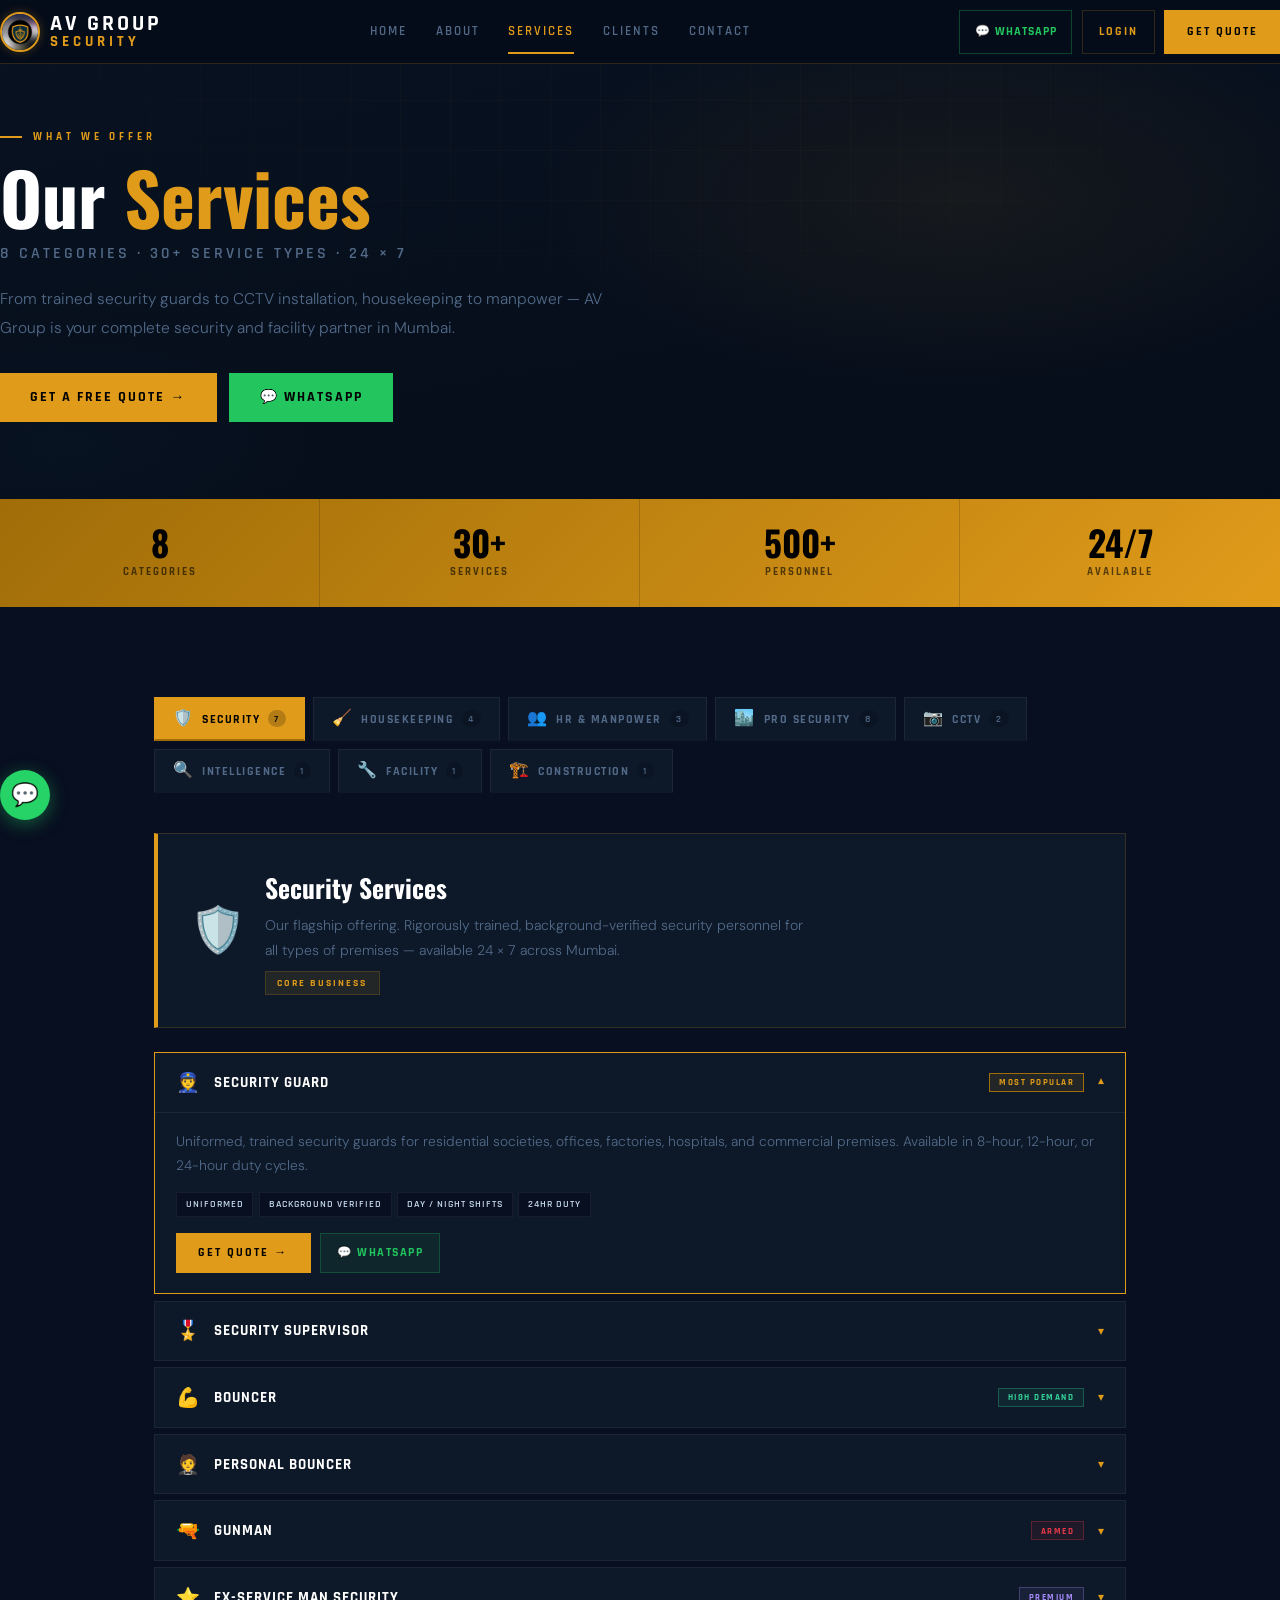
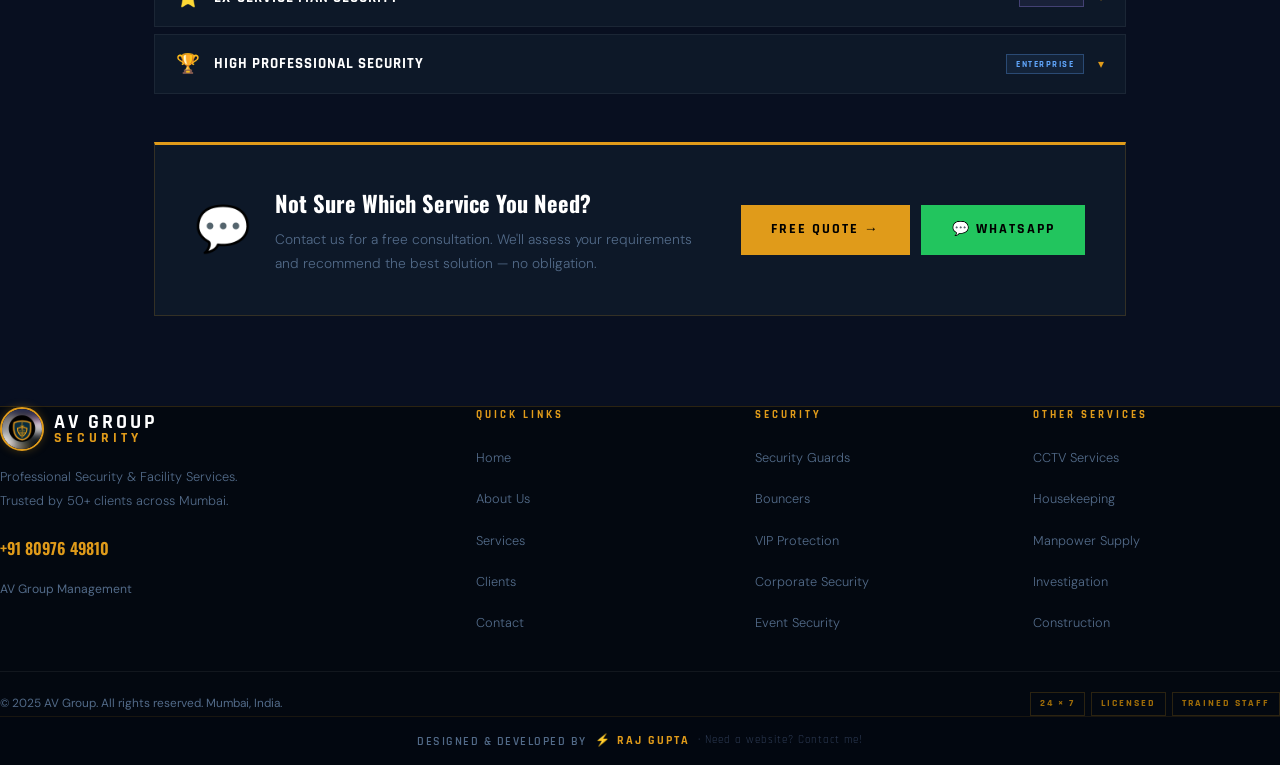
<file: services.html>
<!DOCTYPE html>
<html lang="en">
<head>
<meta charset="UTF-8"/>
<meta name="viewport" content="width=device-width,initial-scale=1.0,viewport-fit=cover,maximum-scale=5.0"/>
<meta name="apple-mobile-web-app-capable" content="yes"/>
<meta name="apple-mobile-web-app-status-bar-style" content="black-translucent"/>
<meta name="mobile-web-app-capable" content="yes"/>
<meta name="theme-color" content="#060d1a"/>
<meta name="format-detection" content="telephone=no,email=no,address=no"/>
<title>Our Services – AV Group | Security, CCTV, Housekeeping Mumbai</title>
<meta name="description" content="AV Group offers 30+ security and facility services in Mumbai — guards, bouncers, VIP protection, CCTV, housekeeping, manpower and more. 24/7."/>
<link rel="preconnect" href="https://fonts.googleapis.com"/>
<link rel="preconnect" href="https://fonts.gstatic.com" crossorigin/>
<link href="https://fonts.googleapis.com/css2?family=Rajdhani:wght@500;600;700&family=DM+Sans:wght@300;400;500&family=Oswald:wght@400;500;600;700&display=swap" rel="stylesheet"/>
<link rel="stylesheet" href="style.css"/>
<style>

/* ══════════════════════
   STATS BAR
══════════════════════ */
.sbar {
  display: grid;
  grid-template-columns: repeat(4,1fr);
  background: linear-gradient(135deg, var(--gold-dark), var(--gold));
}
@media(max-width:500px){ .sbar { grid-template-columns: repeat(2,1fr); } }
.sbar-item {
  padding: clamp(1rem,3vw,1.6rem);
  text-align: center;
  border-right: 1px solid rgba(0,0,0,.15);
}
.sbar-item:last-child { border-right: none; }
@media(max-width:500px){
  .sbar-item:nth-child(2){ border-right:none; }
  .sbar-item:nth-child(3){ border-top:1px solid rgba(0,0,0,.15); }
}
.sbar-num {
  font-family: 'Oswald', sans-serif;
  font-size: clamp(1.5rem,4vw,2.2rem);
  font-weight: 700; color: #000;
  display: block; line-height: 1;
}
.sbar-lbl {
  font-family: 'Rajdhani', sans-serif;
  font-size: .7rem; font-weight: 700;
  letter-spacing: 2px; text-transform: uppercase;
  color: rgba(0,0,0,.6); margin-top: .2rem; display: block;
}

/* ══════════════════════
   SERVICES SECTION
══════════════════════ */
.services-wrap {
  max-width: 1100px;
  margin: 0 auto;
  padding: clamp(50px,8vw,90px) max(5vw,16px);
  padding-bottom: clamp(50px,8vw,90px);
}

/* ── Category Tab Buttons ── */
.cat-tabs-row {
  display: flex;
  flex-wrap: wrap;
  gap: .5rem;
  margin-bottom: 2.5rem;
}
.cat-btn {
  display: flex;
  align-items: center;
  gap: .5rem;
  padding: .6rem 1.1rem;
  min-height: var(--touch);
  font-family: 'Rajdhani', sans-serif;
  font-size: .78rem; font-weight: 700;
  letter-spacing: 1.5px; text-transform: uppercase;
  color: var(--muted);
  background: var(--card);
  border: 1px solid var(--border2);
  border-bottom: 2px solid transparent;
  cursor: pointer;
  transition: all .25s;
  -webkit-tap-highlight-color: transparent;
  touch-action: manipulation;
  white-space: nowrap;
}
.cat-btn:hover {
  color: var(--gold);
  border-color: var(--border);
  border-bottom-color: var(--gold);
  background: var(--card2);
}
.cat-btn.active {
  color: #000;
  background: var(--gold);
  border-color: var(--gold);
  border-bottom-color: var(--gold-dark);
}
.cat-btn.active .cb-icon { filter: none; }
.cb-icon { font-size: 1rem; flex-shrink: 0; }
.cb-label { flex: 1; }
.cb-count {
  font-size: .65rem; font-weight: 600;
  background: rgba(0,0,0,.15);
  padding: .1rem .4rem; border-radius: 10px;
}
.cat-btn.active .cb-count { background: rgba(0,0,0,.2); color: #000; }

/* ── Content Panel ── */
.cat-panel { display: none; }
.cat-panel.active { display: block; }

/* Panel header */
.panel-header {
  display: flex;
  align-items: center;
  gap: 1.2rem;
  padding: clamp(1.2rem,3vw,2rem);
  background: var(--card);
  border: 1px solid var(--border);
  border-left: 4px solid var(--gold);
  margin-bottom: 1.5rem;
}
.ph-big-icon { font-size: clamp(2rem,4vw,2.8rem); flex-shrink: 0; }
.ph-info { flex: 1; min-width: 0; }
.ph-info h2 {
  font-family: 'Oswald', sans-serif;
  font-size: clamp(1.2rem,3vw,1.6rem);
  font-weight: 700; color: var(--white);
  margin-bottom: .3rem;
}
.ph-info p {
  font-size: clamp(.8rem,2vw,.88rem);
  font-weight: 300; color: var(--muted);
  line-height: 1.75; max-width: 550px;
}
.ph-badge {
  display: inline-block;
  font-family: 'Rajdhani', sans-serif;
  font-size: .62rem; font-weight: 700;
  letter-spacing: 2px; text-transform: uppercase;
  background: var(--gold-dim); color: var(--gold);
  border: 1px solid var(--border);
  padding: .2rem .7rem; margin-top: .5rem;
}

/* ── Accordion ── */
.acc-list {
  display: flex;
  flex-direction: column;
  gap: .4rem;
}

.acc-item {
  border: 1px solid var(--border2);
  background: var(--card);
  overflow: hidden;
  transition: border-color .25s;
}
.acc-item.open {
  border-color: var(--gold);
}

.acc-head {
  display: flex;
  align-items: center;
  gap: .9rem;
  width: 100%;
  padding: clamp(.85rem,2vw,1.1rem) clamp(1rem,2vw,1.3rem);
  min-height: var(--touch);
  background: none;
  border: none;
  text-align: left;
  cursor: pointer;
  transition: background .2s;
  -webkit-tap-highlight-color: transparent;
  touch-action: manipulation;
}
.acc-head:hover { background: var(--card2); }
.acc-head-icon { font-size: 1.2rem; flex-shrink: 0; }
.acc-head-name {
  flex: 1;
  font-family: 'Rajdhani', sans-serif;
  font-size: clamp(.85rem,2vw,.95rem);
  font-weight: 700;
  letter-spacing: 1px;
  text-transform: uppercase;
  color: var(--white);
}
.acc-head-tag {
  font-family: 'Rajdhani', sans-serif;
  font-size: .58rem; font-weight: 700;
  letter-spacing: 1.5px; text-transform: uppercase;
  padding: .18rem .55rem;
  border: 1px solid;
  flex-shrink: 0;
}
.acc-head-tag.popular  { color: var(--gold);  border-color: var(--gold-dark);  background: var(--gold-dim); }
.acc-head-tag.premium  { color: #a78bfa;       border-color: rgba(167,139,250,.3); background: rgba(167,139,250,.08); }
.acc-head-tag.armed    { color: var(--red);    border-color: rgba(230,57,70,.3);   background: rgba(230,57,70,.08); }
.acc-head-tag.demand   { color: #34d399;       border-color: rgba(52,211,153,.3);  background: rgba(52,211,153,.08); }
.acc-head-tag.all      { color: #60a5fa;       border-color: rgba(96,165,250,.3);  background: rgba(96,165,250,.08); }
.acc-arrow {
  font-size: .72rem;
  color: var(--gold);
  flex-shrink: 0;
  transition: transform .3s;
  display: block;
}
.acc-item.open .acc-arrow { transform: rotate(180deg); }

.acc-body {
  max-height: 0;
  overflow: hidden;
  transition: max-height .35s ease;
}
.acc-item.open .acc-body { max-height: 500px; }

.acc-inner {
  padding: 1rem clamp(1rem,2vw,1.3rem) clamp(1rem,2vw,1.3rem);
  border-top: 1px solid var(--border2);
}
.acc-desc {
  font-size: clamp(.8rem,2vw,.86rem);
  font-weight: 300;
  color: var(--muted);
  line-height: 1.8;
  margin-bottom: .9rem;
}
.acc-chips {
  display: flex;
  flex-wrap: wrap;
  gap: .35rem;
  margin-bottom: 1rem;
}
.acc-chip {
  font-family: 'Rajdhani', sans-serif;
  font-size: .62rem; font-weight: 600;
  letter-spacing: 1px; text-transform: uppercase;
  color: var(--steel);
  background: var(--navy2);
  border: 1px solid var(--border2);
  padding: .18rem .55rem;
}
.acc-cta-row {
  display: flex;
  gap: .6rem;
  flex-wrap: wrap;
}
.btn-acc-quote {
  font-family: 'Rajdhani', sans-serif;
  font-size: .75rem; font-weight: 700;
  letter-spacing: 2px; text-transform: uppercase;
  background: var(--gold); color: #000;
  padding: .55rem 1.4rem;
  min-height: 40px;
  border: none; cursor: pointer;
  text-decoration: none;
  display: inline-flex; align-items: center; gap: .4rem;
  transition: background .25s;
  -webkit-appearance: none;
}
.btn-acc-quote:hover { background: var(--gold-lt); }
.btn-acc-wa {
  font-family: 'Rajdhani', sans-serif;
  font-size: .72rem; font-weight: 700;
  letter-spacing: 1.5px; text-transform: uppercase;
  color: var(--green);
  background: rgba(34,197,94,.08);
  border: 1px solid rgba(34,197,94,.25);
  padding: .5rem 1rem;
  min-height: 40px;
  text-decoration: none;
  display: inline-flex; align-items: center; gap: .4rem;
  transition: background .25s;
}
.btn-acc-wa:hover { background: rgba(34,197,94,.15); }

/* ── Bottom CTA ── */
.bottom-cta {
  background: var(--card);
  border: 1px solid var(--border);
  border-top: 3px solid var(--gold);
  padding: clamp(1.5rem,4vw,2.5rem);
  display: flex;
  align-items: center;
  gap: 1.5rem;
  flex-wrap: wrap;
  margin-top: 3rem;
}
.bcta-icon { font-size: clamp(1.8rem,4vw,2.8rem); flex-shrink: 0; }
.bcta-text { flex: 1; min-width: 200px; }
.bcta-text h3 {
  font-family: 'Oswald', sans-serif;
  font-size: clamp(1.1rem,2.5vw,1.4rem);
  font-weight: 700; color: var(--white); margin-bottom: .3rem;
}
.bcta-text p {
  font-size: clamp(.8rem,2vw,.86rem);
  font-weight: 300; color: var(--muted); line-height: 1.75;
}
.bcta-btns {
  display: flex; gap: .7rem; flex-wrap: wrap; flex-shrink: 0;
}
</style>
</head>
<body>

<!-- ══ NAV ══ -->
<nav id="navbar">
  <a href="index.html" class="nav-logo">
    <img src="Logo.jpeg" class="nav-logo-img" alt="AV Group"/>
    <span class="nav-logo-text"><span class="logo-av">AV GROUP</span><span class="logo-grp">SECURITY</span></span>
  </a>
  <ul class="nav-links">
    <li><a href="index.html">Home</a></li>
    <li><a href="about.html">About</a></li>
    <li><a href="services.html" class="active">Services</a></li>
    <li><a href="clients.html">Clients</a></li>
    <li><a href="contact.html">Contact</a></li>
  </ul>
  <div class="nav-right">
    <a href="https://wa.me/918097649810" target="_blank" rel="noopener" class="nav-wa">💬 WhatsApp</a>
    <a href="login.html" style="font-family:Rajdhani,sans-serif;font-size:.78rem;font-weight:700;letter-spacing:2px;text-transform:uppercase;color:var(--gold);text-decoration:none;border:1px solid var(--border);padding:.45rem 1rem;min-height:44px;display:flex;align-items:center">Login</a>
    <a href="contact.html" class="nav-cta">Get Quote</a>
    <button class="hamburger" id="ham" aria-label="Open menu" aria-expanded="false"><span></span><span></span><span></span></button>
  </div>
</nav>
<div class="mob-menu" id="mobMenu">
  <a href="index.html" onclick="closeMob()">Home</a>
  <a href="about.html" onclick="closeMob()">About</a>
  <a href="services.html" class="mob-active" onclick="closeMob()">Services</a>
  <a href="clients.html" onclick="closeMob()">Clients</a>
  <a href="contact.html" onclick="closeMob()">Contact</a>
  <a href="https://wa.me/918097649810" target="_blank" class="mob-wa" onclick="closeMob()">💬 WhatsApp Us</a>
  <a href="contact.html" class="mob-cta" onclick="closeMob()">Get a Free Quote →</a>
</div>

<!-- ══ HERO ══ -->
<div class="page-hero">
  <div class="page-hero-bg" aria-hidden="true"></div>
  <div class="page-hero-grid" aria-hidden="true"></div>
  <div class="page-hero-content fi">
    <div class="ph-eyebrow">What We Offer</div>
    <h1 class="ph-title">Our <span class="acc">Services</span></h1>
    <p class="ph-sub">8 Categories · 30+ Service Types · 24 × 7</p>
    <p class="ph-desc">From trained security guards to CCTV installation, housekeeping to manpower — AV Group is your complete security and facility partner in Mumbai.</p>
    <div class="ph-bar">
      <a href="contact.html" class="btn-blue">Get a Free Quote →</a>
      <a href="https://wa.me/918097649810" target="_blank" rel="noopener" class="btn-green">💬 WhatsApp</a>
    </div>
  </div>
</div>

<!-- ══ STATS BAR ══ -->
<div class="sbar">
  <div class="sbar-item"><span class="sbar-num">8</span><span class="sbar-lbl">Categories</span></div>
  <div class="sbar-item"><span class="sbar-num">30+</span><span class="sbar-lbl">Services</span></div>
  <div class="sbar-item"><span class="sbar-num">500+</span><span class="sbar-lbl">Personnel</span></div>
  <div class="sbar-item"><span class="sbar-num">24/7</span><span class="sbar-lbl">Available</span></div>
</div>

<!-- ══ MAIN SERVICES ══ -->
<div style="background:var(--navy2)">
<div class="services-wrap">

  <!-- Category Tab Buttons -->
  <div class="cat-tabs-row" role="tablist" aria-label="Service categories">
    <button class="cat-btn active" onclick="showCat('sec',this)" role="tab" aria-selected="true">
      <span class="cb-icon">🛡️</span><span class="cb-label">Security</span><span class="cb-count">7</span>
    </button>
    <button class="cat-btn" onclick="showCat('hk',this)" role="tab">
      <span class="cb-icon">🧹</span><span class="cb-label">Housekeeping</span><span class="cb-count">4</span>
    </button>
    <button class="cat-btn" onclick="showCat('hr',this)" role="tab">
      <span class="cb-icon">👥</span><span class="cb-label">HR &amp; Manpower</span><span class="cb-count">3</span>
    </button>
    <button class="cat-btn" onclick="showCat('pro',this)" role="tab">
      <span class="cb-icon">🏙️</span><span class="cb-label">Pro Security</span><span class="cb-count">8</span>
    </button>
    <button class="cat-btn" onclick="showCat('cctv',this)" role="tab">
      <span class="cb-icon">📷</span><span class="cb-label">CCTV</span><span class="cb-count">2</span>
    </button>
    <button class="cat-btn" onclick="showCat('intel',this)" role="tab">
      <span class="cb-icon">🔍</span><span class="cb-label">Intelligence</span><span class="cb-count">1</span>
    </button>
    <button class="cat-btn" onclick="showCat('fac',this)" role="tab">
      <span class="cb-icon">🔧</span><span class="cb-label">Facility</span><span class="cb-count">1</span>
    </button>
    <button class="cat-btn" onclick="showCat('con',this)" role="tab">
      <span class="cb-icon">🏗️</span><span class="cb-label">Construction</span><span class="cb-count">1</span>
    </button>
  </div>

  <!-- ══ 01 SECURITY ══ -->
  <div class="cat-panel active" id="panel-sec" role="tabpanel">
    <div class="panel-header fi">
      <span class="ph-big-icon">🛡️</span>
      <div class="ph-info">
        <h2>Security Services</h2>
        <p>Our flagship offering. Rigorously trained, background-verified security personnel for all types of premises — available 24 × 7 across Mumbai.</p>
        <span class="ph-badge">CORE BUSINESS</span>
      </div>
    </div>
    <div class="acc-list fi">

      <div class="acc-item open">
        <button class="acc-head" onclick="toggleAcc(this)">
          <span class="acc-head-icon">👮</span>
          <span class="acc-head-name">Security Guard</span>
          <span class="acc-head-tag popular">Most Popular</span>
          <span class="acc-arrow">▾</span>
        </button>
        <div class="acc-body"><div class="acc-inner">
          <p class="acc-desc">Uniformed, trained security guards for residential societies, offices, factories, hospitals, and commercial premises. Available in 8-hour, 12-hour, or 24-hour duty cycles.</p>
          <div class="acc-chips">
            <span class="acc-chip">Uniformed</span><span class="acc-chip">Background Verified</span>
            <span class="acc-chip">Day / Night Shifts</span><span class="acc-chip">24hr Duty</span>
          </div>
          <div class="acc-cta-row">
            <a href="contact.html" class="btn-acc-quote">Get Quote →</a>
            <a href="https://wa.me/918097649810?text=I+need+a+Security+Guard" target="_blank" rel="noopener" class="btn-acc-wa">💬 WhatsApp</a>
          </div>
        </div></div>
      </div>

      <div class="acc-item">
        <button class="acc-head" onclick="toggleAcc(this)">
          <span class="acc-head-icon">🎖️</span>
          <span class="acc-head-name">Security Supervisor</span>
          <span class="acc-arrow">▾</span>
        </button>
        <div class="acc-body"><div class="acc-inner">
          <p class="acc-desc">Experienced supervisors who oversee guard teams, conduct rounds, maintain registers, and handle escalations. Essential for multi-guard deployments.</p>
          <div class="acc-chips"><span class="acc-chip">Team Management</span><span class="acc-chip">Daily Reporting</span><span class="acc-chip">Incident Handling</span></div>
          <div class="acc-cta-row"><a href="contact.html" class="btn-acc-quote">Get Quote →</a><a href="https://wa.me/918097649810" target="_blank" rel="noopener" class="btn-acc-wa">💬 WhatsApp</a></div>
        </div></div>
      </div>

      <div class="acc-item">
        <button class="acc-head" onclick="toggleAcc(this)">
          <span class="acc-head-icon">💪</span>
          <span class="acc-head-name">Bouncer</span>
          <span class="acc-head-tag demand">High Demand</span>
          <span class="acc-arrow">▾</span>
        </button>
        <div class="acc-body"><div class="acc-inner">
          <p class="acc-desc">Powerful, trained bouncers for clubs, bars, restaurants, and event venues. Crowd management, entry control, and incident prevention specialists.</p>
          <div class="acc-chips"><span class="acc-chip">Crowd Management</span><span class="acc-chip">Entry Control</span><span class="acc-chip">Events &amp; Clubs</span></div>
          <div class="acc-cta-row"><a href="contact.html" class="btn-acc-quote">Get Quote →</a><a href="https://wa.me/918097649810" target="_blank" rel="noopener" class="btn-acc-wa">💬 WhatsApp</a></div>
        </div></div>
      </div>

      <div class="acc-item">
        <button class="acc-head" onclick="toggleAcc(this)">
          <span class="acc-head-icon">🤵</span>
          <span class="acc-head-name">Personal Bouncer</span>
          <span class="acc-arrow">▾</span>
        </button>
        <div class="acc-body"><div class="acc-inner">
          <p class="acc-desc">Dedicated personal protection for individuals — daily routine security, travel accompaniment, or specific event protection.</p>
          <div class="acc-chips"><span class="acc-chip">1-on-1 Protection</span><span class="acc-chip">Travel Escort</span><span class="acc-chip">Event Protection</span></div>
          <div class="acc-cta-row"><a href="contact.html" class="btn-acc-quote">Get Quote →</a><a href="https://wa.me/918097649810" target="_blank" rel="noopener" class="btn-acc-wa">💬 WhatsApp</a></div>
        </div></div>
      </div>

      <div class="acc-item">
        <button class="acc-head" onclick="toggleAcc(this)">
          <span class="acc-head-icon">🔫</span>
          <span class="acc-head-name">Gunman</span>
          <span class="acc-head-tag armed">Armed</span>
          <span class="acc-arrow">▾</span>
        </button>
        <div class="acc-body"><div class="acc-inner">
          <p class="acc-desc">Licensed armed security for high-risk environments, cash transportation, jewellery stores, and VIP premises.</p>
          <div class="acc-chips"><span class="acc-chip">Licensed &amp; Certified</span><span class="acc-chip">Cash Escort</span><span class="acc-chip">High-Risk Sites</span></div>
          <div class="acc-cta-row"><a href="contact.html" class="btn-acc-quote">Get Quote →</a><a href="https://wa.me/918097649810" target="_blank" rel="noopener" class="btn-acc-wa">💬 WhatsApp</a></div>
        </div></div>
      </div>

      <div class="acc-item">
        <button class="acc-head" onclick="toggleAcc(this)">
          <span class="acc-head-icon">⭐</span>
          <span class="acc-head-name">Ex-Service Man Security</span>
          <span class="acc-head-tag premium">Premium</span>
          <span class="acc-arrow">▾</span>
        </button>
        <div class="acc-body"><div class="acc-inner">
          <p class="acc-desc">Ex-military and ex-police professionals with real field experience. Ideal for critical infrastructure, banks, and sensitive premises.</p>
          <div class="acc-chips"><span class="acc-chip">Ex-Army / Ex-Police</span><span class="acc-chip">Field Experience</span><span class="acc-chip">Banks &amp; Critical Sites</span></div>
          <div class="acc-cta-row"><a href="contact.html" class="btn-acc-quote">Get Quote →</a><a href="https://wa.me/918097649810" target="_blank" rel="noopener" class="btn-acc-wa">💬 WhatsApp</a></div>
        </div></div>
      </div>

      <div class="acc-item">
        <button class="acc-head" onclick="toggleAcc(this)">
          <span class="acc-head-icon">🏆</span>
          <span class="acc-head-name">High Professional Security</span>
          <span class="acc-head-tag all">Enterprise</span>
          <span class="acc-arrow">▾</span>
        </button>
        <div class="acc-body"><div class="acc-inner">
          <p class="acc-desc">Elite-tier security comparable to leading national companies. Full site assessment, specialized training, and dedicated supervision included.</p>
          <div class="acc-chips"><span class="acc-chip">Site Assessment</span><span class="acc-chip">Specialized Training</span><span class="acc-chip">Dedicated Supervision</span></div>
          <div class="acc-cta-row"><a href="contact.html" class="btn-acc-quote">Get Quote →</a><a href="https://wa.me/918097649810" target="_blank" rel="noopener" class="btn-acc-wa">💬 WhatsApp</a></div>
        </div></div>
      </div>

    </div>
  </div>

  <!-- ══ 02 HOUSEKEEPING ══ -->
  <div class="cat-panel" id="panel-hk" role="tabpanel">
    <div class="panel-header fi">
      <span class="ph-big-icon">🧹</span>
      <div class="ph-info"><h2>Housekeeping Services</h2><p>Professional cleaning and housekeeping teams trained in modern techniques and hygiene standards for offices, buildings, and industrial facilities.</p></div>
    </div>
    <div class="acc-list fi">
      <div class="acc-item open">
        <button class="acc-head" onclick="toggleAcc(this)"><span class="acc-head-icon">🏢</span><span class="acc-head-name">Office Cleaning</span><span class="acc-arrow">▾</span></button>
        <div class="acc-body"><div class="acc-inner"><p class="acc-desc">Daily or periodic professional cleaning of offices — workstations, meeting rooms, washrooms, reception areas, and cafeterias.</p><div class="acc-chips"><span class="acc-chip">Daily / Weekly</span><span class="acc-chip">All Areas</span><span class="acc-chip">Hygiene Standards</span></div><div class="acc-cta-row"><a href="contact.html" class="btn-acc-quote">Get Quote →</a><a href="https://wa.me/918097649810" target="_blank" rel="noopener" class="btn-acc-wa">💬 WhatsApp</a></div></div></div>
      </div>
      <div class="acc-item">
        <button class="acc-head" onclick="toggleAcc(this)"><span class="acc-head-icon">🏬</span><span class="acc-head-name">Building Housekeeping</span><span class="acc-arrow">▾</span></button>
        <div class="acc-body"><div class="acc-inner"><p class="acc-desc">Comprehensive housekeeping for residential societies and commercial buildings — lobbies, corridors, stairwells, parking areas, and common facilities.</p><div class="acc-chips"><span class="acc-chip">Residential Societies</span><span class="acc-chip">Commercial Buildings</span><span class="acc-chip">Common Areas</span></div><div class="acc-cta-row"><a href="contact.html" class="btn-acc-quote">Get Quote →</a><a href="https://wa.me/918097649810" target="_blank" rel="noopener" class="btn-acc-wa">💬 WhatsApp</a></div></div></div>
      </div>
      <div class="acc-item">
        <button class="acc-head" onclick="toggleAcc(this)"><span class="acc-head-icon">🏭</span><span class="acc-head-name">Industrial Cleaning</span><span class="acc-arrow">▾</span></button>
        <div class="acc-body"><div class="acc-inner"><p class="acc-desc">Heavy-duty industrial cleaning for factories, warehouses, and production facilities with specialized equipment and safety compliance.</p><div class="acc-chips"><span class="acc-chip">Heavy-Duty Equipment</span><span class="acc-chip">Safety Compliant</span><span class="acc-chip">Factories &amp; Warehouses</span></div><div class="acc-cta-row"><a href="contact.html" class="btn-acc-quote">Get Quote →</a><a href="https://wa.me/918097649810" target="_blank" rel="noopener" class="btn-acc-wa">💬 WhatsApp</a></div></div></div>
      </div>
      <div class="acc-item">
        <button class="acc-head" onclick="toggleAcc(this)"><span class="acc-head-icon">🔧</span><span class="acc-head-name">Facility Maintenance</span><span class="acc-arrow">▾</span></button>
        <div class="acc-body"><div class="acc-inner"><p class="acc-desc">Ongoing maintenance including electrical fixture checks, plumbing basics, pest control coordination, and general upkeep of building facilities.</p><div class="acc-chips"><span class="acc-chip">Electrical Checks</span><span class="acc-chip">Plumbing Basics</span><span class="acc-chip">General Upkeep</span></div><div class="acc-cta-row"><a href="contact.html" class="btn-acc-quote">Get Quote →</a><a href="https://wa.me/918097649810" target="_blank" rel="noopener" class="btn-acc-wa">💬 WhatsApp</a></div></div></div>
      </div>
    </div>
  </div>

  <!-- ══ 03 HR MANPOWER ══ -->
  <div class="cat-panel" id="panel-hr" role="tabpanel">
    <div class="panel-header fi">
      <span class="ph-big-icon">👥</span>
      <div class="ph-info"><h2>HR &amp; Manpower Services</h2><p>Verified, trained manpower across various job roles. We handle sourcing, verification, and on-boarding so you get the right people fast.</p></div>
    </div>
    <div class="acc-list fi">
      <div class="acc-item open">
        <button class="acc-head" onclick="toggleAcc(this)"><span class="acc-head-icon">👥</span><span class="acc-head-name">Manpower Supply</span><span class="acc-head-tag all">Flexible</span><span class="acc-arrow">▾</span></button>
        <div class="acc-body"><div class="acc-inner"><p class="acc-desc">Flexible manpower for short-term projects, seasonal requirements, event staffing, and permanent placements. All background-verified.</p><div class="acc-chips"><span class="acc-chip">Short / Long Term</span><span class="acc-chip">Background Verified</span><span class="acc-chip">All Industries</span></div><div class="acc-cta-row"><a href="contact.html" class="btn-acc-quote">Get Quote →</a><a href="https://wa.me/918097649810" target="_blank" rel="noopener" class="btn-acc-wa">💬 WhatsApp</a></div></div></div>
      </div>
      <div class="acc-item">
        <button class="acc-head" onclick="toggleAcc(this)"><span class="acc-head-icon">💼</span><span class="acc-head-name">Office Staff</span><span class="acc-arrow">▾</span></button>
        <div class="acc-body"><div class="acc-inner"><p class="acc-desc">Receptionists, data entry operators, office boys, housekeeping attendants, pantry staff, and administrative support personnel.</p><div class="acc-chips"><span class="acc-chip">Receptionists</span><span class="acc-chip">Data Entry</span><span class="acc-chip">Admin Support</span></div><div class="acc-cta-row"><a href="contact.html" class="btn-acc-quote">Get Quote →</a><a href="https://wa.me/918097649810" target="_blank" rel="noopener" class="btn-acc-wa">💬 WhatsApp</a></div></div></div>
      </div>
      <div class="acc-item">
        <button class="acc-head" onclick="toggleAcc(this)"><span class="acc-head-icon">⚙️</span><span class="acc-head-name">Industrial Workers</span><span class="acc-arrow">▾</span></button>
        <div class="acc-body"><div class="acc-inner"><p class="acc-desc">Skilled and semi-skilled workers for factories, warehouses, construction sites, and manufacturing units on daily, contract, or long-term basis.</p><div class="acc-chips"><span class="acc-chip">Skilled Workers</span><span class="acc-chip">Contract Basis</span><span class="acc-chip">Factories &amp; Warehouses</span></div><div class="acc-cta-row"><a href="contact.html" class="btn-acc-quote">Get Quote →</a><a href="https://wa.me/918097649810" target="_blank" rel="noopener" class="btn-acc-wa">💬 WhatsApp</a></div></div></div>
      </div>
    </div>
  </div>

  <!-- ══ 04 PRO SECURITY ══ -->
  <div class="cat-panel" id="panel-pro" role="tabpanel">
    <div class="panel-header fi">
      <span class="ph-big-icon">🏙️</span>
      <div class="ph-info"><h2>Additional Professional Security</h2><p>Enterprise-grade security solutions comparable to leading national companies. Technology-assisted security for complex, high-value environments.</p><span class="ph-badge">ENTERPRISE GRADE</span></div>
    </div>
    <div class="acc-list fi">
      <div class="acc-item open"><button class="acc-head" onclick="toggleAcc(this)"><span class="acc-head-icon">🏙️</span><span class="acc-head-name">Corporate Security</span><span class="acc-arrow">▾</span></button><div class="acc-body"><div class="acc-inner"><p class="acc-desc">End-to-end corporate campus security — access control, visitor management, perimeter security, CCTV monitoring, and dedicated supervision.</p><div class="acc-chips"><span class="acc-chip">Access Control</span><span class="acc-chip">Visitor Management</span><span class="acc-chip">CCTV Integration</span></div><div class="acc-cta-row"><a href="contact.html" class="btn-acc-quote">Get Quote →</a><a href="https://wa.me/918097649810" target="_blank" rel="noopener" class="btn-acc-wa">💬 WhatsApp</a></div></div></div></div>
      <div class="acc-item"><button class="acc-head" onclick="toggleAcc(this)"><span class="acc-head-icon">🎪</span><span class="acc-head-name">Event Security Management</span><span class="acc-arrow">▾</span></button><div class="acc-body"><div class="acc-inner"><p class="acc-desc">Comprehensive event security from planning to execution. Crowd management, entry/exit control, VIP zones, and emergency response.</p><div class="acc-chips"><span class="acc-chip">Crowd Control</span><span class="acc-chip">VIP Zones</span><span class="acc-chip">Emergency Response</span></div><div class="acc-cta-row"><a href="contact.html" class="btn-acc-quote">Get Quote →</a><a href="https://wa.me/918097649810" target="_blank" rel="noopener" class="btn-acc-wa">💬 WhatsApp</a></div></div></div></div>
      <div class="acc-item"><button class="acc-head" onclick="toggleAcc(this)"><span class="acc-head-icon">🛍️</span><span class="acc-head-name">Mall &amp; Retail Security</span><span class="acc-arrow">▾</span></button><div class="acc-body"><div class="acc-inner"><p class="acc-desc">Anti-shoplifting guards, loss prevention officers, customer assistance, and parking management for retail stores and shopping malls.</p><div class="acc-chips"><span class="acc-chip">Loss Prevention</span><span class="acc-chip">Parking Management</span><span class="acc-chip">Customer Safety</span></div><div class="acc-cta-row"><a href="contact.html" class="btn-acc-quote">Get Quote →</a><a href="https://wa.me/918097649810" target="_blank" rel="noopener" class="btn-acc-wa">💬 WhatsApp</a></div></div></div></div>
      <div class="acc-item"><button class="acc-head" onclick="toggleAcc(this)"><span class="acc-head-icon">🏗️</span><span class="acc-head-name">Industrial Security</span><span class="acc-arrow">▾</span></button><div class="acc-body"><div class="acc-inner"><p class="acc-desc">Round-the-clock security for industrial plants, factories, and warehouses. Entry/exit management, material movement control, and perimeter protection.</p><div class="acc-chips"><span class="acc-chip">24/7 Coverage</span><span class="acc-chip">Material Control</span><span class="acc-chip">Perimeter Guard</span></div><div class="acc-cta-row"><a href="contact.html" class="btn-acc-quote">Get Quote →</a><a href="https://wa.me/918097649810" target="_blank" rel="noopener" class="btn-acc-wa">💬 WhatsApp</a></div></div></div></div>
      <div class="acc-item"><button class="acc-head" onclick="toggleAcc(this)"><span class="acc-head-icon">👑</span><span class="acc-head-name">VIP / Executive Protection</span><span class="acc-head-tag premium">Premium</span><span class="acc-arrow">▾</span></button><div class="acc-body"><div class="acc-inner"><p class="acc-desc">Personal security detail for high-profile individuals — executives, politicians, celebrities, and VIPs. Trained close protection officers.</p><div class="acc-chips"><span class="acc-chip">Close Protection</span><span class="acc-chip">Advance Planning</span><span class="acc-chip">Travel Escort</span></div><div class="acc-cta-row"><a href="contact.html" class="btn-acc-quote">Get Quote →</a><a href="https://wa.me/918097649810" target="_blank" rel="noopener" class="btn-acc-wa">💬 WhatsApp</a></div></div></div></div>
      <div class="acc-item"><button class="acc-head" onclick="toggleAcc(this)"><span class="acc-head-icon">📊</span><span class="acc-head-name">Risk Assessment</span><span class="acc-arrow">▾</span></button><div class="acc-body"><div class="acc-inner"><p class="acc-desc">Professional threat and vulnerability assessment. Identify security gaps and receive a detailed report with actionable recommendations.</p><div class="acc-chips"><span class="acc-chip">Site Audit</span><span class="acc-chip">Threat Analysis</span><span class="acc-chip">Detailed Report</span></div><div class="acc-cta-row"><a href="contact.html" class="btn-acc-quote">Get Quote →</a><a href="https://wa.me/918097649810" target="_blank" rel="noopener" class="btn-acc-wa">💬 WhatsApp</a></div></div></div></div>
      <div class="acc-item"><button class="acc-head" onclick="toggleAcc(this)"><span class="acc-head-icon">📹</span><span class="acc-head-name">Electronic Security Systems</span><span class="acc-arrow">▾</span></button><div class="acc-body"><div class="acc-inner"><p class="acc-desc">Design and installation of CCTV, access control, intercoms, alarm systems, and monitoring infrastructure for total site security.</p><div class="acc-chips"><span class="acc-chip">CCTV</span><span class="acc-chip">Access Control</span><span class="acc-chip">Alarm Systems</span></div><div class="acc-cta-row"><a href="contact.html" class="btn-acc-quote">Get Quote →</a><a href="https://wa.me/918097649810" target="_blank" rel="noopener" class="btn-acc-wa">💬 WhatsApp</a></div></div></div></div>
      <div class="acc-item"><button class="acc-head" onclick="toggleAcc(this)"><span class="acc-head-icon">🏛️</span><span class="acc-head-name">Integrated Facility Management</span><span class="acc-head-tag all">All-in-One</span><span class="acc-arrow">▾</span></button><div class="acc-body"><div class="acc-inner"><p class="acc-desc">Security, housekeeping, maintenance, and manpower under a single management contract. Seamless and cost-effective.</p><div class="acc-chips"><span class="acc-chip">Single Contract</span><span class="acc-chip">All Services</span><span class="acc-chip">Cost Effective</span></div><div class="acc-cta-row"><a href="contact.html" class="btn-acc-quote">Get Quote →</a><a href="https://wa.me/918097649810" target="_blank" rel="noopener" class="btn-acc-wa">💬 WhatsApp</a></div></div></div></div>
    </div>
  </div>

  <!-- ══ 05 CCTV ══ -->
  <div class="cat-panel" id="panel-cctv" role="tabpanel">
    <div class="panel-header fi"><span class="ph-big-icon">📷</span><div class="ph-info"><h2>CCTV Services</h2><p>Professional CCTV installation and 24 × 7 monitoring to keep your premises always under watchful eyes.</p></div></div>
    <div class="acc-list fi">
      <div class="acc-item open"><button class="acc-head" onclick="toggleAcc(this)"><span class="acc-head-icon">📷</span><span class="acc-head-name">CCTV Installation</span><span class="acc-head-tag popular">Full Setup</span><span class="acc-arrow">▾</span></button><div class="acc-body"><div class="acc-inner"><p class="acc-desc">Supply and installation of HD CCTV cameras — indoor, outdoor, IP-based, and analog systems. Site survey, cable routing, DVR/NVR setup, and remote viewing configuration included.</p><div class="acc-chips"><span class="acc-chip">HD Cameras</span><span class="acc-chip">Indoor &amp; Outdoor</span><span class="acc-chip">Remote Viewing</span><span class="acc-chip">DVR/NVR Setup</span></div><div class="acc-cta-row"><a href="contact.html" class="btn-acc-quote">Get Quote →</a><a href="https://wa.me/918097649810" target="_blank" rel="noopener" class="btn-acc-wa">💬 WhatsApp</a></div></div></div></div>
      <div class="acc-item"><button class="acc-head" onclick="toggleAcc(this)"><span class="acc-head-icon">👁️</span><span class="acc-head-name">CCTV Monitoring</span><span class="acc-head-tag demand">24 × 7</span><span class="acc-arrow">▾</span></button><div class="acc-body"><div class="acc-inner"><p class="acc-desc">24 × 7 live monitoring of your CCTV feeds by trained surveillance operators. Real-time alerts, incident logging, and immediate escalation when anomalies are detected.</p><div class="acc-chips"><span class="acc-chip">Live Monitoring</span><span class="acc-chip">Real-Time Alerts</span><span class="acc-chip">Incident Logging</span></div><div class="acc-cta-row"><a href="contact.html" class="btn-acc-quote">Get Quote →</a><a href="https://wa.me/918097649810" target="_blank" rel="noopener" class="btn-acc-wa">💬 WhatsApp</a></div></div></div></div>
    </div>
  </div>

  <!-- ══ 06 INTELLIGENCE ══ -->
  <div class="cat-panel" id="panel-intel" role="tabpanel">
    <div class="panel-header fi"><span class="ph-big-icon">🔍</span><div class="ph-info"><h2>Intelligence Services</h2><p>Discreet investigation and risk monitoring for businesses and individuals facing complex security challenges.</p></div></div>
    <div class="acc-list fi">
      <div class="acc-item open"><button class="acc-head" onclick="toggleAcc(this)"><span class="acc-head-icon">🔍</span><span class="acc-head-name">Investigation &amp; Risk Monitoring</span><span class="acc-arrow">▾</span></button><div class="acc-body"><div class="acc-inner"><p class="acc-desc">Discreet investigation for employee misconduct, theft, fraud, or suspicious activities. Ongoing risk monitoring for individuals or premises under heightened threat.</p><div class="acc-chips"><span class="acc-chip">Employee Misconduct</span><span class="acc-chip">Theft &amp; Fraud</span><span class="acc-chip">Risk Monitoring</span><span class="acc-chip">Confidential</span></div><div class="acc-cta-row"><a href="contact.html" class="btn-acc-quote">Get Quote →</a><a href="https://wa.me/918097649810" target="_blank" rel="noopener" class="btn-acc-wa">💬 WhatsApp</a></div></div></div></div>
    </div>
  </div>

  <!-- ══ 07 FACILITY ══ -->
  <div class="cat-panel" id="panel-fac" role="tabpanel">
    <div class="panel-header fi"><span class="ph-big-icon">🔧</span><div class="ph-info"><h2>Facility Services</h2><p>Quick, reliable facility support to keep your premises running smoothly with skilled tradespeople.</p></div></div>
    <div class="acc-list fi">
      <div class="acc-item open"><button class="acc-head" onclick="toggleAcc(this)"><span class="acc-head-icon">🔩</span><span class="acc-head-name">Plumber Services</span><span class="acc-arrow">▾</span></button><div class="acc-body"><div class="acc-inner"><p class="acc-desc">Professional plumbing for offices, residential societies, and commercial buildings. Pipe repairs, fixture installation, drainage issues, and emergency support.</p><div class="acc-chips"><span class="acc-chip">Pipe Repairs</span><span class="acc-chip">Fixture Installation</span><span class="acc-chip">Emergency Support</span></div><div class="acc-cta-row"><a href="contact.html" class="btn-acc-quote">Get Quote →</a><a href="https://wa.me/918097649810" target="_blank" rel="noopener" class="btn-acc-wa">💬 WhatsApp</a></div></div></div></div>
    </div>
  </div>

  <!-- ══ 08 CONSTRUCTION ══ -->
  <div class="cat-panel" id="panel-con" role="tabpanel">
    <div class="panel-header fi"><span class="ph-big-icon">🏗️</span><div class="ph-info"><h2>Construction Services</h2><p>Reliable construction support with skilled manpower and project coordination for commercial and industrial projects.</p></div></div>
    <div class="acc-list fi">
      <div class="acc-item open"><button class="acc-head" onclick="toggleAcc(this)"><span class="acc-head-icon">🏗️</span><span class="acc-head-name">All Types of Construction Work</span><span class="acc-arrow">▾</span></button><div class="acc-body"><div class="acc-inner"><p class="acc-desc">Skilled construction manpower and project support — civil work, interior renovation, carpentry, painting, and general construction for commercial and industrial projects.</p><div class="acc-chips"><span class="acc-chip">Civil Work</span><span class="acc-chip">Interior Renovation</span><span class="acc-chip">Carpentry</span><span class="acc-chip">Painting</span></div><div class="acc-cta-row"><a href="contact.html" class="btn-acc-quote">Get Quote →</a><a href="https://wa.me/918097649810" target="_blank" rel="noopener" class="btn-acc-wa">💬 WhatsApp</a></div></div></div></div>
    </div>
  </div>

  <!-- Bottom CTA -->
  <div class="bottom-cta fi">
    <span class="bcta-icon">💬</span>
    <div class="bcta-text">
      <h3>Not Sure Which Service You Need?</h3>
      <p>Contact us for a free consultation. We'll assess your requirements and recommend the best solution — no obligation.</p>
    </div>
    <div class="bcta-btns">
      <a href="contact.html" class="btn-blue">Free Quote →</a>
      <a href="https://wa.me/918097649810" target="_blank" rel="noopener" class="btn-green">💬 WhatsApp</a>
    </div>
  </div>

</div><!-- end services-wrap -->
</div><!-- end navy2 bg -->

<!-- FOOTER -->
<footer>
  <div class="footer-grid">
    <div class="f-brand">
      <div class="f-logo-wrap"><img src="Logo.jpeg" class="f-logo-img" alt="AV Group"/><div class="f-logo-text">AV GROUP<span>SECURITY</span></div></div>
      <p>Professional Security &amp; Facility Services. Trusted by 50+ clients across Mumbai.</p>
      <a href="tel:+918097649810" class="f-phone">+91 80976 49810</a>
      <span style="font-size:.76rem;color:var(--muted)">AV Group Management</span>
    </div>
    <div class="f-col"><h5>Quick Links</h5><ul>
      <li><a href="index.html">Home</a></li><li><a href="about.html">About Us</a></li>
      <li><a href="services.html">Services</a></li><li><a href="clients.html">Clients</a></li>
      <li><a href="contact.html">Contact</a></li>
    </ul></div>
    <div class="f-col"><h5>Security</h5><ul>
      <li><a href="services.html#panel-sec">Security Guards</a></li><li><a href="services.html#panel-sec">Bouncers</a></li>
      <li><a href="services.html#panel-pro">VIP Protection</a></li><li><a href="services.html#panel-pro">Corporate Security</a></li>
      <li><a href="services.html#panel-pro">Event Security</a></li>
    </ul></div>
    <div class="f-col"><h5>Other Services</h5><ul>
      <li><a href="services.html#panel-cctv">CCTV Services</a></li><li><a href="services.html#panel-hk">Housekeeping</a></li>
      <li><a href="services.html#panel-hr">Manpower Supply</a></li><li><a href="services.html#panel-intel">Investigation</a></li>
      <li><a href="services.html#panel-con">Construction</a></li>
    </ul></div>
  </div>
  <div class="footer-bottom">
    <p>© 2025 AV Group. All rights reserved. Mumbai, India.</p>
    <div class="f-badges"><span class="f-badge">24 × 7</span><span class="f-badge">Licensed</span><span class="f-badge">Trained Staff</span></div>
  </div>
</footer>
  <!-- MADE BY CREDIT -->
  <div style="background:#020710;border-top:1px solid rgba(224,155,26,.1);padding:.9rem max(5vw,16px);display:flex;align-items:center;justify-content:center;gap:.5rem;flex-wrap:wrap;text-align:center">
    <span style="font-family:'Rajdhani',sans-serif;font-size:.72rem;font-weight:600;letter-spacing:1.5px;text-transform:uppercase;color:var(--muted)">Designed &amp; Developed by</span>
    <a href="https://github.com/rajg39389-source" target="_blank" rel="noopener" style="font-family:'Rajdhani',sans-serif;font-size:.75rem;font-weight:700;letter-spacing:2px;text-transform:uppercase;color:var(--gold);text-decoration:none;display:inline-flex;align-items:center;gap:.4rem;transition:opacity .3s" onmouseover="this.style.opacity='.7'" onmouseout="this.style.opacity='1'">
      ⚡ Raj Gupta
    </a>
    <span style="font-family:'Rajdhani',sans-serif;font-size:.68rem;color:rgba(90,112,153,.5);letter-spacing:1px">· Need a website? Contact me!</span>
  </div>

<a href="https://wa.me/918097649810" target="_blank" rel="noopener" id="wa-float" aria-label="Chat on WhatsApp">💬</a>
<button id="btt" onclick="window.scrollTo({top:0,behavior:'smooth'})" aria-label="Back to top">↑</button>
<script src="main.js"></script>
<script>
'use strict';

/* ── Switch Category ── */
window.showCat = function(id, btn) {
  // hide all panels
  document.querySelectorAll('.cat-panel').forEach(function(p){
    p.classList.remove('active');
  });
  // deactivate all buttons
  document.querySelectorAll('.cat-btn').forEach(function(b){
    b.classList.remove('active');
    b.setAttribute('aria-selected','false');
  });
  // show panel
  var panel = document.getElementById('panel-' + id);
  if(panel) panel.classList.add('active');
  // activate button
  if(btn){ btn.classList.add('active'); btn.setAttribute('aria-selected','true'); }
  // scroll to top of panel on mobile
  if(window.innerWidth < 700){
    var wrap = document.querySelector('.services-wrap');
    if(wrap) wrap.scrollIntoView({ behavior:'smooth', block:'start' });
  }
};

/* ── Accordion Toggle ── */
window.toggleAcc = function(btn) {
  var item    = btn.closest('.acc-item');
  var isOpen  = item.classList.contains('open');
  // close all siblings
  var siblings = item.closest('.acc-list').querySelectorAll('.acc-item');
  siblings.forEach(function(s){ s.classList.remove('open'); });
  // toggle clicked
  if(!isOpen) item.classList.add('open');
};

/* ── Hash-based tab activation (from footer deep links) ── */
(function(){
  var hash = window.location.hash; // e.g. #panel-hk
  if(!hash) return;
  var panel = document.querySelector(hash);
  if(!panel || !panel.classList.contains('cat-panel')) return;
  // derive id, e.g. 'panel-hk' → 'hk'
  var id = hash.replace('#panel-','');
  // find matching button
  var btn = document.querySelector('.cat-btn[onclick*="' + id + '"]');
  showCat(id, btn || null);
  // smooth scroll to services section
  setTimeout(function(){
    panel.scrollIntoView({ behavior:'smooth', block:'start' });
  }, 200);
})();
</script>
</body>
</html>
</file>
<file: style.css>
/* ═══════════════════════════════════════════════════
   AV GROUP — SHARED STYLESHEET v3.0
   Gold #e09b1a + Dark Navy — Professional Security
═══════════════════════════════════════════════════ */
:root {
  --gold:      #e09b1a;
  --gold-lt:   #f5b932;
  --gold-dark: #a06d08;
  --gold-glow: rgba(224,155,26,.28);
  --gold-dim:  rgba(224,155,26,.10);
  --navy:      #060d1a;
  --navy2:     #080f20;
  --navy3:     #0c1528;
  --card:      #0d1828;
  --card2:     #101f35;
  --steel:     #c5d8ee;
  --muted:     #526a88;
  --white:     #ffffff;
  --border:    rgba(224,155,26,.18);
  --border2:   rgba(255,255,255,.06);
  --red:       #e63946;
  --green:     #22c55e;
  --blue:      #3b82f6;
  --sat: env(safe-area-inset-top,0px);
  --sar: env(safe-area-inset-right,0px);
  --sab: env(safe-area-inset-bottom,0px);
  --sal: env(safe-area-inset-left,0px);
  --touch: 44px;
  --nav-h: 64px;
}
*,*::before,*::after{box-sizing:border-box;margin:0;padding:0}
html{scroll-behavior:smooth;-webkit-text-size-adjust:100%;text-size-adjust:100%;scroll-padding-top:80px}
body{
  font-family:'DM Sans',-apple-system,BlinkMacSystemFont,'Segoe UI',sans-serif;
  background:var(--navy);color:var(--steel);line-height:1.65;overflow-x:hidden;
  -webkit-font-smoothing:antialiased;-moz-osx-font-smoothing:grayscale;
  overscroll-behavior-y:contain;
}
button,a,[role="button"]{-webkit-tap-highlight-color:transparent;touch-action:manipulation;cursor:pointer}
img,svg{display:block;max-width:100%;height:auto}
@media(hover:hover){
  ::-webkit-scrollbar{width:4px}
  ::-webkit-scrollbar-track{background:var(--navy)}
  ::-webkit-scrollbar-thumb{background:var(--gold-dark);border-radius:4px}
}
::selection{background:var(--gold);color:#000}

/* ── NAV ── */
nav{
  position:fixed;top:0;left:0;right:0;z-index:1000;
  display:flex;align-items:center;justify-content:space-between;
  height:calc(var(--nav-h) + var(--sat));
  padding-top:var(--sat);
  padding-left:max(5vw,calc(var(--sal)+16px));
  padding-right:max(5vw,calc(var(--sar)+16px));
  background:rgba(6,13,26,.96);
  -webkit-backdrop-filter:blur(20px);backdrop-filter:blur(20px);
  border-bottom:1px solid var(--border);
  transition:box-shadow .3s;
  will-change:transform;-webkit-transform:translateZ(0);transform:translateZ(0);
}
nav.scrolled{box-shadow:0 4px 40px rgba(224,155,26,.12)}
.nav-logo{display:flex;align-items:center;gap:.6rem;text-decoration:none;min-height:var(--touch)}
.nav-logo-img{width:40px;height:40px;border-radius:50%;object-fit:cover;border:2px solid var(--gold);box-shadow:0 0 10px var(--gold-glow);flex-shrink:0}
.nav-logo-text{font-family:'Rajdhani',sans-serif;font-size:clamp(1rem,3.5vw,1.35rem);font-weight:700;letter-spacing:3px;text-transform:uppercase;display:flex;flex-direction:column;line-height:1}
.logo-av{color:var(--white);font-size:1em}
.logo-grp{color:var(--gold);font-size:.68em;letter-spacing:4px}
.nav-links{display:flex;gap:1.8rem;list-style:none}
.nav-links a{
  font-family:'Rajdhani',sans-serif;font-size:.8rem;font-weight:600;
  letter-spacing:2px;text-transform:uppercase;color:var(--muted);
  text-decoration:none;position:relative;padding:4px 0;
  min-height:var(--touch);display:flex;align-items:center;transition:color .3s;
}
.nav-links a::after{content:'';position:absolute;bottom:0;left:0;width:0;height:2px;background:var(--gold);transition:width .3s}
@media(hover:hover){.nav-links a:hover{color:var(--gold-lt)}.nav-links a:hover::after{width:100%}}
.nav-links a.active{color:var(--gold)}.nav-links a.active::after{width:100%}
.nav-right{display:flex;align-items:center;gap:.6rem}
.nav-wa{display:flex;align-items:center;gap:.4rem;font-family:'Rajdhani',sans-serif;font-size:.75rem;font-weight:700;letter-spacing:1px;text-transform:uppercase;color:var(--green);text-decoration:none;border:1px solid rgba(34,197,94,.3);padding:.4rem .9rem;min-height:var(--touch);transition:background .3s}
@media(hover:hover){.nav-wa:hover{background:rgba(34,197,94,.1)}}
.nav-cta{font-family:'Rajdhani',sans-serif;font-size:.78rem;font-weight:700;letter-spacing:2px;text-transform:uppercase;color:#000;background:var(--gold);padding:.48rem 1.4rem;min-height:var(--touch);display:flex;align-items:center;border:none;text-decoration:none;transition:background .3s}
@media(hover:hover){.nav-cta:hover{background:var(--gold-lt)}}
.hamburger{display:none;flex-direction:column;gap:5px;background:none;border:none;padding:8px;min-width:var(--touch);min-height:var(--touch);align-items:center;justify-content:center}
.hamburger span{display:block;width:22px;height:2px;background:var(--gold);transition:transform .3s,opacity .3s;border-radius:2px}
.hamburger.open span:nth-child(1){transform:translateY(7px) rotate(45deg)}
.hamburger.open span:nth-child(2){opacity:0}
.hamburger.open span:nth-child(3){transform:translateY(-7px) rotate(-45deg)}
.mob-menu{display:none;position:fixed;top:calc(var(--nav-h) + var(--sat));left:0;right:0;z-index:999;background:rgba(6,13,26,.98);-webkit-backdrop-filter:blur(20px);backdrop-filter:blur(20px);border-bottom:1px solid var(--border);padding:1.2rem max(5vw,16px) calc(1.5rem + var(--sab));flex-direction:column;gap:0;max-height:calc(100vh - var(--nav-h) - var(--sat));overflow-y:auto;-webkit-overflow-scrolling:touch}
.mob-menu.open{display:flex}
.mob-menu a{font-family:'Rajdhani',sans-serif;font-size:1rem;font-weight:600;letter-spacing:2px;text-transform:uppercase;color:var(--muted);text-decoration:none;padding:.9rem 0;min-height:var(--touch);display:flex;align-items:center;border-bottom:1px solid var(--border2)}
.mob-menu a.mob-active{color:var(--gold)}
.mob-menu a:last-child{border-bottom:none}
.mob-menu .mob-cta{margin-top:1rem;background:var(--gold);color:#000;justify-content:center;font-size:.92rem;padding:.9rem;font-weight:700}
.mob-menu .mob-wa{color:var(--green)}
@media(max-width:900px){.nav-links,.nav-wa{display:none}.hamburger{display:flex}}
@media(max-width:480px){.nav-cta{display:none}}

/* ── PAGE HERO ── */
.page-hero{padding-top:calc(var(--nav-h) + var(--sat) + clamp(2.5rem,6vw,4rem));padding-bottom:clamp(3rem,6vw,5rem);padding-left:max(5vw,calc(var(--sal)+16px));padding-right:max(5vw,calc(var(--sar)+16px));position:relative;overflow:hidden;background:linear-gradient(170deg,#081220 0%,var(--navy) 100%)}
.page-hero-bg{position:absolute;inset:0;background:radial-gradient(ellipse 60% 70% at 75% 40%,rgba(224,155,26,.07) 0%,transparent 55%),radial-gradient(ellipse 40% 50% at 5% 90%,rgba(26,117,133,.04) 0%,transparent 50%)}
.page-hero-grid{position:absolute;inset:0;background-image:linear-gradient(rgba(224,155,26,.03) 1px,transparent 1px),linear-gradient(90deg,rgba(224,155,26,.03) 1px,transparent 1px);background-size:50px 50px;-webkit-mask-image:radial-gradient(ellipse 80% 100% at 50% 0%,black 30%,transparent 80%);mask-image:radial-gradient(ellipse 80% 100% at 50% 0%,black 30%,transparent 80%)}
.page-hero-content{position:relative;z-index:2;max-width:850px}
.ph-eyebrow{font-family:'Rajdhani',sans-serif;font-size:.7rem;font-weight:700;letter-spacing:4px;text-transform:uppercase;color:var(--gold);display:flex;align-items:center;gap:.7rem;margin-bottom:.9rem}
.ph-eyebrow::before{content:'';display:block;width:22px;height:2px;background:var(--gold)}
.ph-title{font-family:'Oswald',sans-serif;font-size:clamp(2rem,6vw,4.5rem);font-weight:700;line-height:1;color:var(--white);margin-bottom:.5rem}
.ph-title .acc{color:var(--gold)}
.ph-sub{font-family:'Rajdhani',sans-serif;font-size:clamp(.82rem,2vw,1rem);font-weight:600;letter-spacing:3px;text-transform:uppercase;color:var(--muted);margin-bottom:1.1rem}
.ph-desc{font-size:clamp(.86rem,2vw,.97rem);font-weight:300;color:var(--muted);max-width:620px;line-height:1.9}
.ph-bar{display:flex;gap:.8rem;flex-wrap:wrap;margin-top:1.8rem}

/* ── SECTIONS ── */
.sec{padding:clamp(60px,9vw,100px) max(5vw,calc(var(--sal)+16px));padding-right:max(5vw,calc(var(--sar)+16px))}
.sec-alt{background:var(--navy2)}
.sec-eyebrow{font-family:'Rajdhani',sans-serif;font-size:.7rem;font-weight:700;letter-spacing:4px;text-transform:uppercase;color:var(--gold);display:flex;align-items:center;gap:.7rem;margin-bottom:.8rem}
.sec-eyebrow::before{content:'';display:block;width:22px;height:2px;background:var(--gold)}
.sec-title{font-family:'Oswald',sans-serif;font-size:clamp(1.7rem,4.5vw,2.9rem);font-weight:700;color:var(--white);line-height:1.05;margin-bottom:.9rem}
.sec-title .acc{color:var(--gold)}
.sec-body{font-size:clamp(.86rem,2vw,.95rem);font-weight:300;color:var(--muted);max-width:600px;line-height:1.9}
.u-bar{width:48px;height:3px;margin:1rem 0 2.5rem;background:linear-gradient(90deg,var(--gold),transparent)}

/* ── BUTTONS ── */
.btn-gold{font-family:'Rajdhani',sans-serif;font-size:clamp(.78rem,2vw,.86rem);font-weight:700;letter-spacing:2px;text-transform:uppercase;background:var(--gold);color:#000;padding:.85rem 1.9rem;min-height:var(--touch);border:none;text-decoration:none;display:inline-flex;align-items:center;justify-content:center;gap:.4rem;transition:background .3s,transform .2s;-webkit-appearance:none}
@media(hover:hover){.btn-gold:hover{background:var(--gold-lt);transform:translateY(-2px)}}
.btn-gold:active{opacity:.85}
.btn-outline{font-family:'Rajdhani',sans-serif;font-size:clamp(.78rem,2vw,.86rem);font-weight:700;letter-spacing:2px;text-transform:uppercase;background:transparent;color:var(--gold);padding:.85rem 1.9rem;min-height:var(--touch);border:1px solid var(--gold);text-decoration:none;display:inline-flex;align-items:center;justify-content:center;gap:.4rem;transition:all .3s;-webkit-appearance:none}
@media(hover:hover){.btn-outline:hover{background:var(--gold);color:#000}}
.btn-outline:active{opacity:.8}
.btn-green{font-family:'Rajdhani',sans-serif;font-size:clamp(.78rem,2vw,.86rem);font-weight:700;letter-spacing:2px;text-transform:uppercase;background:var(--green);color:#000;padding:.85rem 1.9rem;min-height:var(--touch);border:none;text-decoration:none;display:inline-flex;align-items:center;justify-content:center;gap:.4rem;transition:opacity .3s;-webkit-appearance:none}
.btn-green:active{opacity:.85}
.btn-red{font-family:'Rajdhani',sans-serif;font-size:clamp(.78rem,2vw,.86rem);font-weight:700;letter-spacing:2px;text-transform:uppercase;background:var(--red);color:#fff;padding:.85rem 1.9rem;min-height:var(--touch);border:none;text-decoration:none;display:inline-flex;align-items:center;justify-content:center;gap:.4rem;transition:opacity .3s;-webkit-appearance:none}
.btn-red:active{opacity:.85}
/* keep old names working */
.btn-blue{font-family:'Rajdhani',sans-serif;font-size:clamp(.78rem,2vw,.86rem);font-weight:700;letter-spacing:2px;text-transform:uppercase;background:var(--gold);color:#000;padding:.85rem 1.9rem;min-height:var(--touch);border:none;text-decoration:none;display:inline-flex;align-items:center;justify-content:center;gap:.4rem;transition:background .3s,transform .2s;-webkit-appearance:none}
@media(hover:hover){.btn-blue:hover{background:var(--gold-lt);transform:translateY(-2px)}}
.btn-blue:active{opacity:.85}
.btn-ghost{font-family:'Rajdhani',sans-serif;font-size:clamp(.78rem,2vw,.86rem);font-weight:700;letter-spacing:2px;text-transform:uppercase;background:transparent;color:var(--steel);padding:.85rem 1.9rem;min-height:var(--touch);border:1px solid var(--border2);text-decoration:none;display:inline-flex;align-items:center;justify-content:center;gap:.4rem;transition:all .3s;-webkit-appearance:none}
@media(hover:hover){.btn-ghost:hover{border-color:var(--gold);color:var(--gold)}}

/* ── FORM ── */
.fg{display:flex;flex-direction:column;gap:.3rem}
.fg label{font-family:'Rajdhani',sans-serif;font-size:.66rem;font-weight:700;letter-spacing:2px;text-transform:uppercase;color:var(--muted)}
.fg input,.fg select,.fg textarea{background:var(--card);border:1px solid var(--border);color:var(--steel);padding:.78rem 1rem;font-size:16px;font-family:'DM Sans',sans-serif;font-weight:300;outline:none;resize:vertical;border-radius:0;-webkit-appearance:none;appearance:none;transition:border-color .3s,box-shadow .3s;min-height:var(--touch);width:100%}
.fg textarea{min-height:100px}
.fg input::placeholder,.fg textarea::placeholder{color:var(--muted)}
.fg input:focus,.fg select:focus,.fg textarea:focus{border-color:var(--gold);box-shadow:0 0 0 3px var(--gold-dim)}
.fg select{background-image:url("data:image/svg+xml,%3Csvg xmlns='http://www.w3.org/2000/svg' width='12' height='8'%3E%3Cpath d='M6 8L0 0h12z' fill='%23e09b1a'/%3E%3C/svg%3E");background-repeat:no-repeat;background-position:right 1rem center;padding-right:2.5rem}
.fg select option{background:#0c1528;font-size:14px}
.req{color:var(--red)}
.btn-submit{font-family:'Rajdhani',sans-serif;font-size:.88rem;font-weight:700;letter-spacing:2px;text-transform:uppercase;background:var(--gold);color:#000;padding:.9rem 2.2rem;border:none;min-height:var(--touch);cursor:pointer;transition:background .3s;-webkit-appearance:none;box-shadow:0 4px 20px var(--gold-glow)}
@media(hover:hover){.btn-submit:hover{background:var(--gold-lt)}}
.btn-submit:active{opacity:.85}
.btn-submit:disabled{background:var(--muted);cursor:not-allowed;box-shadow:none}
.success-msg{display:none;background:rgba(34,197,94,.1);border:1px solid rgba(34,197,94,.3);padding:1rem 1.2rem}
.success-msg.show{display:block}
.success-msg p{font-size:.85rem;color:var(--green);line-height:1.7}
.error-msg{display:none;background:rgba(230,57,70,.1);border:1px solid rgba(230,57,70,.3);padding:.8rem 1rem}
.error-msg.show{display:block}
.error-msg p,.error-msg{font-size:.84rem;color:var(--red);line-height:1.6}

/* ── CARDS ── */
.card{background:var(--card);border:1px solid var(--border);padding:clamp(1.2rem,3vw,2rem);position:relative;overflow:hidden}
.card-top-bar{position:absolute;top:0;left:0;right:0;height:3px;background:linear-gradient(90deg,var(--gold-dark),var(--gold),var(--gold-lt),transparent)}

/* ── STATS STRIP ── */
.stats-strip{background:linear-gradient(135deg,var(--gold-dark),var(--gold));display:grid;grid-template-columns:repeat(4,1fr)}
@media(max-width:580px){.stats-strip{grid-template-columns:repeat(2,1fr)}}
.ss{padding:clamp(1.4rem,3vw,2.2rem) 1.4rem;text-align:center;border-right:1px solid rgba(0,0,0,.15)}
.ss:last-child{border-right:none}
@media(max-width:580px){.ss:nth-child(2){border-right:none}.ss:nth-child(3){border-top:1px solid rgba(0,0,0,.15)}}
.ss-n{font-family:'Oswald',sans-serif;font-size:clamp(1.8rem,4vw,2.5rem);font-weight:700;color:#000;display:block;line-height:1}
.ss-l{font-family:'Rajdhani',sans-serif;font-size:.68rem;font-weight:700;letter-spacing:2px;text-transform:uppercase;color:rgba(0,0,0,.6);margin-top:.25rem;display:block}

/* ── TABLE ── */
.tbl-wrap{overflow-x:auto;-webkit-overflow-scrolling:touch;border:1px solid var(--border)}
.tbl{width:100%;border-collapse:collapse}
.tbl th{font-family:'Rajdhani',sans-serif;font-size:.66rem;font-weight:700;letter-spacing:2px;text-transform:uppercase;color:var(--muted);padding:.8rem 1rem;text-align:left;border-bottom:1px solid var(--border);background:var(--card);white-space:nowrap}
.tbl td{padding:.85rem 1rem;border-bottom:1px solid var(--border2);font-size:.82rem;color:var(--steel);vertical-align:middle}
.tbl tr:last-child td{border-bottom:none}
@media(hover:hover){.tbl tbody tr:hover td{background:rgba(224,155,26,.03)}}

/* ── BADGES ── */
.badge{font-family:'Rajdhani',sans-serif;font-size:.62rem;font-weight:700;letter-spacing:1.5px;text-transform:uppercase;padding:.22rem .6rem;display:inline-flex;align-items:center;gap:.3rem}
.badge-pending{background:rgba(245,158,11,.12);color:#f59e0b;border:1px solid rgba(245,158,11,.3)}
.badge-confirmed{background:rgba(34,197,94,.12);color:var(--green);border:1px solid rgba(34,197,94,.3)}
.badge-rejected{background:rgba(230,57,70,.12);color:var(--red);border:1px solid rgba(230,57,70,.3)}
.badge-gold{background:var(--gold-dim);color:var(--gold);border:1px solid var(--border)}
.badge-in{background:rgba(34,197,94,.12);color:var(--green);border:1px solid rgba(34,197,94,.3)}
.badge-out{background:rgba(230,57,70,.12);color:var(--red);border:1px solid rgba(230,57,70,.3)}

/* ── FOOTER ── */
footer{background:#030810;border-top:1px solid var(--border);padding:clamp(2.5rem,5vw,3.5rem) max(4vw,calc(var(--sal)+16px)) calc(1.2rem + var(--sab));padding-right:max(4vw,calc(var(--sar)+16px))}
.footer-grid{display:grid;grid-template-columns:1.8fr 1fr 1fr 1fr;gap:clamp(1.5rem,2.5vw,2.5rem);margin-bottom:2rem;align-items:start}
@media(max-width:960px){.footer-grid{grid-template-columns:1fr 1fr;gap:2rem}}
@media(max-width:520px){.footer-grid{grid-template-columns:1fr 1fr;gap:1.5rem}}
@media(max-width:380px){.footer-grid{grid-template-columns:1fr}}
.f-logo-wrap{display:flex;align-items:center;gap:.65rem;margin-bottom:.9rem}
.f-logo-img{width:44px;height:44px;border-radius:50%;object-fit:cover;border:2px solid var(--gold);box-shadow:0 0 10px var(--gold-glow)}
.f-logo-text{font-family:'Rajdhani',sans-serif;font-size:1.25rem;font-weight:700;letter-spacing:3px;text-transform:uppercase;color:var(--white);line-height:1}
.f-logo-text span{color:var(--gold);font-size:.68em;display:block;letter-spacing:4px}
.f-brand p{font-size:.8rem;font-weight:300;color:var(--muted);line-height:1.9;max-width:250px;margin-bottom:.8rem}
.f-phone{font-family:'Oswald',sans-serif;font-size:1rem;font-weight:600;color:var(--gold);text-decoration:none;display:flex;align-items:center;min-height:var(--touch);margin-bottom:.25rem}
.f-col h5{font-family:'Rajdhani',sans-serif;font-size:.68rem;font-weight:700;letter-spacing:3px;text-transform:uppercase;color:var(--gold);margin-bottom:1rem}
.f-col ul{list-style:none;display:flex;flex-direction:column;gap:.45rem}
.f-col ul li a{font-size:.8rem;font-weight:300;color:var(--muted);text-decoration:none;min-height:34px;display:flex;align-items:center;transition:color .3s}
@media(hover:hover){.f-col ul li a:hover{color:var(--gold)}}
.footer-bottom{border-top:1px solid var(--border2);padding-top:1.2rem;display:flex;align-items:center;justify-content:space-between;flex-wrap:wrap;gap:.8rem}
.footer-bottom p{font-size:.74rem;color:var(--muted)}
.f-badges{display:flex;gap:.4rem;flex-wrap:wrap}
.f-badge{font-family:'Rajdhani',sans-serif;font-size:.6rem;font-weight:700;letter-spacing:2px;text-transform:uppercase;color:var(--gold-dark);border:1px solid var(--border);padding:.2rem .55rem}
.credit-bar{background:#020710;border-top:1px solid rgba(224,155,26,.08);padding:.75rem max(5vw,16px) calc(.75rem + var(--sab));display:flex;align-items:center;justify-content:center;gap:.5rem;flex-wrap:wrap;text-align:center}
.credit-bar span{font-family:'Rajdhani',sans-serif;font-size:.68rem;font-weight:600;letter-spacing:1.5px;text-transform:uppercase;color:var(--muted)}
.credit-bar a{font-family:'Rajdhani',sans-serif;font-size:.7rem;font-weight:700;letter-spacing:2px;text-transform:uppercase;color:var(--gold);text-decoration:none;transition:opacity .3s}
@media(hover:hover){.credit-bar a:hover{opacity:.7}}

/* ── FLOATING BUTTONS ── */
#wa-float{position:fixed;bottom:calc(5rem + var(--sab));right:max(1.2rem,calc(var(--sar)+12px));z-index:500;width:50px;height:50px;border-radius:50%;background:#25d366;color:white;display:flex;align-items:center;justify-content:center;font-size:1.4rem;text-decoration:none;box-shadow:0 4px 18px rgba(37,211,102,.4);animation:waB 3s ease-in-out infinite;will-change:transform}
@keyframes waB{0%,100%{transform:translateY(0)}50%{transform:translateY(-5px)}}
@media(prefers-reduced-motion:reduce){#wa-float{animation:none}}
#btt{position:fixed;bottom:max(1.1rem,calc(var(--sab)+10px));right:max(1.1rem,calc(var(--sar)+10px));z-index:500;width:42px;height:42px;background:var(--gold);color:#000;border:none;font-size:.95rem;font-weight:700;display:flex;align-items:center;justify-content:center;border-radius:2px;opacity:0;pointer-events:none;transition:opacity .3s;box-shadow:0 4px 14px var(--gold-glow)}
#btt.show{opacity:1;pointer-events:auto}

/* ── FADE IN ── */
.fi{opacity:0;transform:translateY(18px);transition:opacity .6s ease,transform .6s ease}
.fi.up{opacity:1;transform:translateY(0)}
.fi-d1{transition-delay:.1s}.fi-d2{transition-delay:.2s}.fi-d3{transition-delay:.3s}
@media(prefers-reduced-motion:reduce){.fi{transition:none!important;opacity:1;transform:none}}

/* ── MISC ── */
.avail-badge{display:inline-flex;align-items:center;gap:.5rem;font-family:'Rajdhani',sans-serif;font-size:.68rem;font-weight:700;letter-spacing:2px;text-transform:uppercase;color:var(--green)}
.avail-dot{width:8px;height:8px;border-radius:50%;background:var(--green);animation:blink 1.5s infinite}
@keyframes blink{0%,100%{opacity:1}50%{opacity:.3}}
@media(prefers-reduced-motion:reduce){.avail-dot{animation:none}}
.feature-row{display:flex;align-items:flex-start;gap:.9rem;padding:.85rem 1rem;background:var(--card);border:1px solid var(--border2);border-left:3px solid var(--gold)}
.feature-row .icon{font-size:1rem;flex-shrink:0;margin-top:2px}
.feature-row .txt strong{font-family:'Rajdhani',sans-serif;font-size:.78rem;font-weight:700;letter-spacing:1px;text-transform:uppercase;color:var(--white);display:block;margin-bottom:.1rem}
.feature-row .txt span{font-size:.78rem;font-weight:300;color:var(--muted);line-height:1.7}
.cta-bar{background:var(--card);border:1px solid var(--border);border-top:3px solid var(--gold);padding:clamp(1.5rem,3.5vw,2.5rem);display:flex;align-items:center;gap:1.5rem;flex-wrap:wrap}
.cta-bar-icon{font-size:clamp(1.8rem,3.5vw,2.8rem);flex-shrink:0}
.cta-bar-body{flex:1;min-width:200px}
.cta-bar-body h3{font-family:'Oswald',sans-serif;font-size:clamp(1.1rem,2.5vw,1.4rem);font-weight:700;color:var(--white);margin-bottom:.3rem}
.cta-bar-body p{font-size:.84rem;font-weight:300;color:var(--muted);line-height:1.75}
.cta-bar-btns{display:flex;gap:.65rem;flex-wrap:wrap;flex-shrink:0}
/* Spinner */
.spin{display:inline-block;width:15px;height:15px;border:2px solid rgba(0,0,0,.25);border-top-color:currentColor;border-radius:50%;animation:spinning .7s linear infinite;vertical-align:middle;margin-right:.4rem}
.spin-w{border-color:rgba(255,255,255,.25);border-top-color:#fff}
@keyframes spinning{to{transform:rotate(360deg)}}
/* Loading dots */
.ldots{display:flex;align-items:center;justify-content:center;gap:.4rem;padding:2.5rem}
.ldot{width:8px;height:8px;border-radius:50%;background:var(--gold);animation:ldot 1.2s ease-in-out infinite}
.ldot:nth-child(2){animation-delay:.2s}.ldot:nth-child(3){animation-delay:.4s}
@keyframes ldot{0%,100%{opacity:.25;transform:scale(.7)}50%{opacity:1;transform:scale(1.2)}}
.no-data{text-align:center;padding:2.5rem 1rem;color:var(--muted);font-size:.88rem}
.no-data .nd-icon{font-size:2.5rem;margin-bottom:.7rem;display:block;opacity:.4}
/* Windows High Contrast */
@media(forced-colors:active){.btn-gold,.btn-submit,.nav-cta{forced-color-adjust:none;background:Highlight;color:HighlightText;border:2px solid ButtonText}}
/* Print */
@media print{nav,#wa-float,#btt,.page-hero-grid,.page-hero-bg{display:none}body{background:#fff;color:#000}}
</file>
